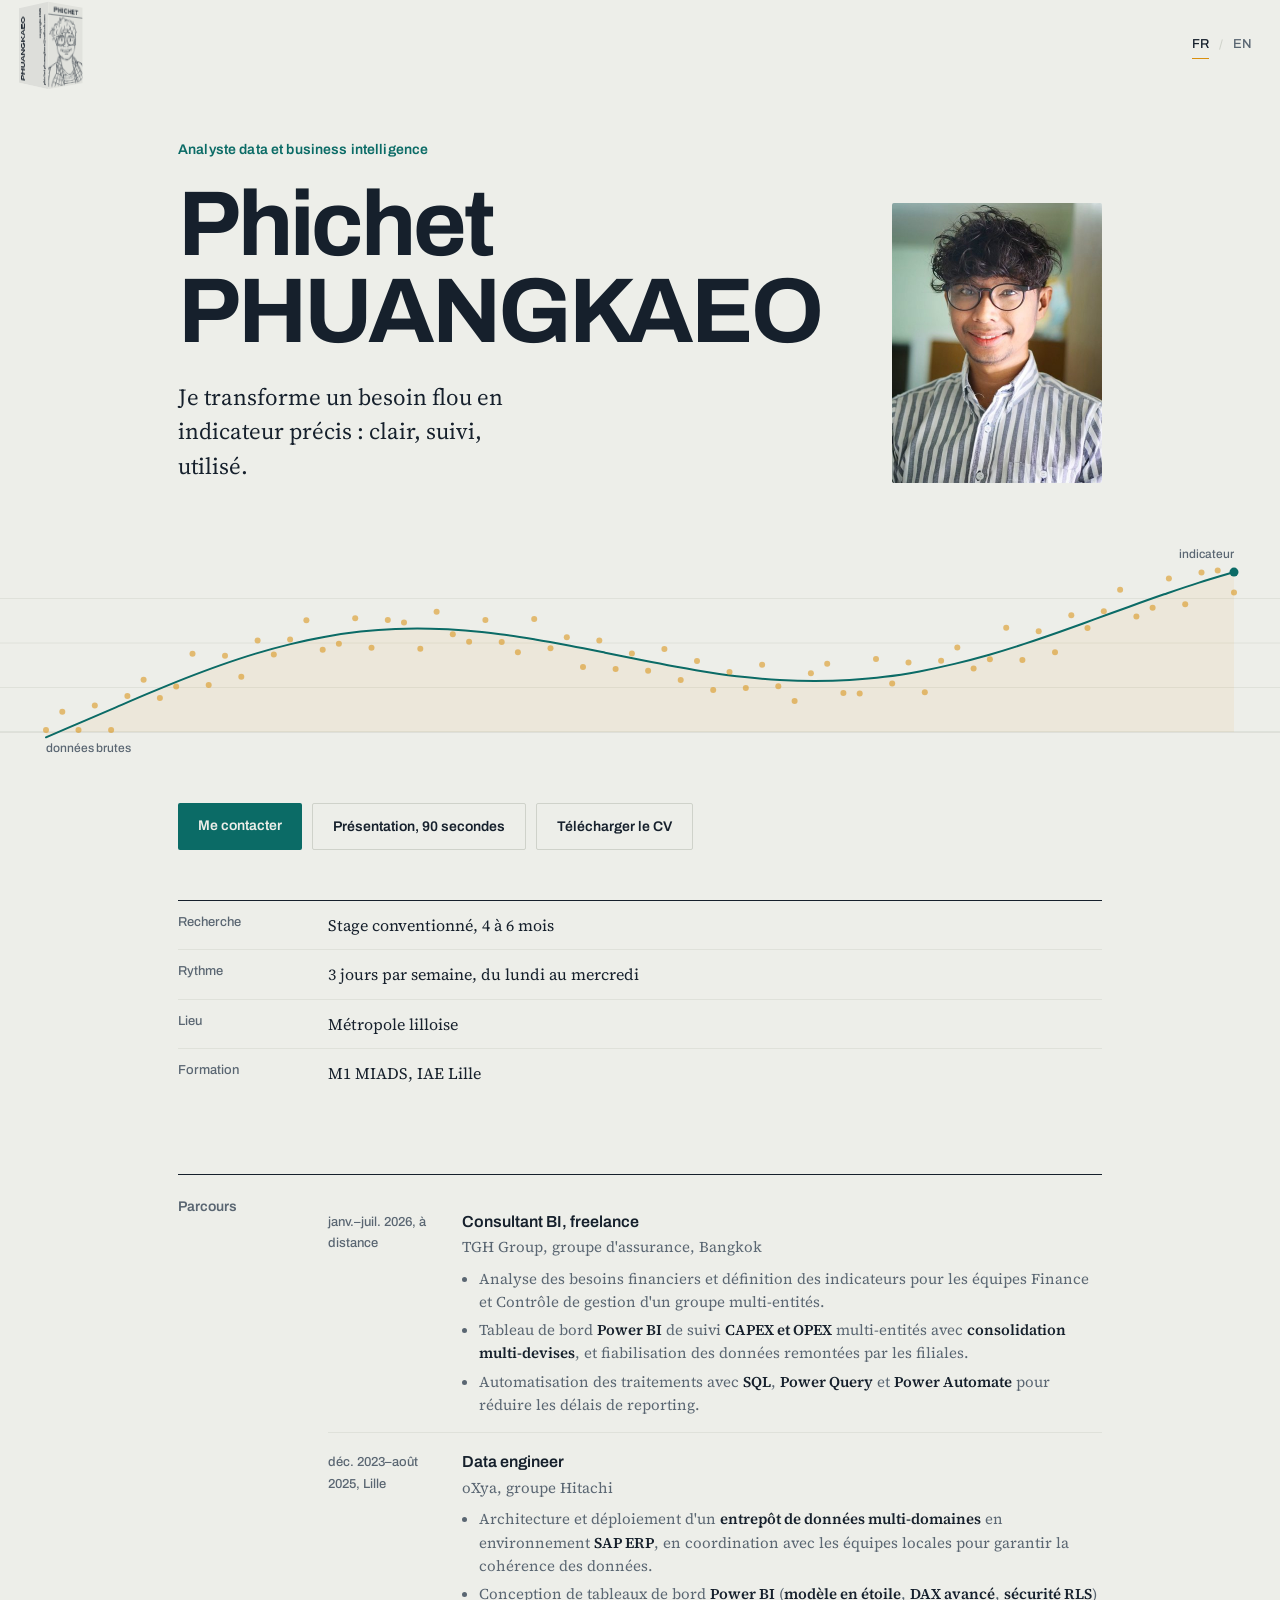
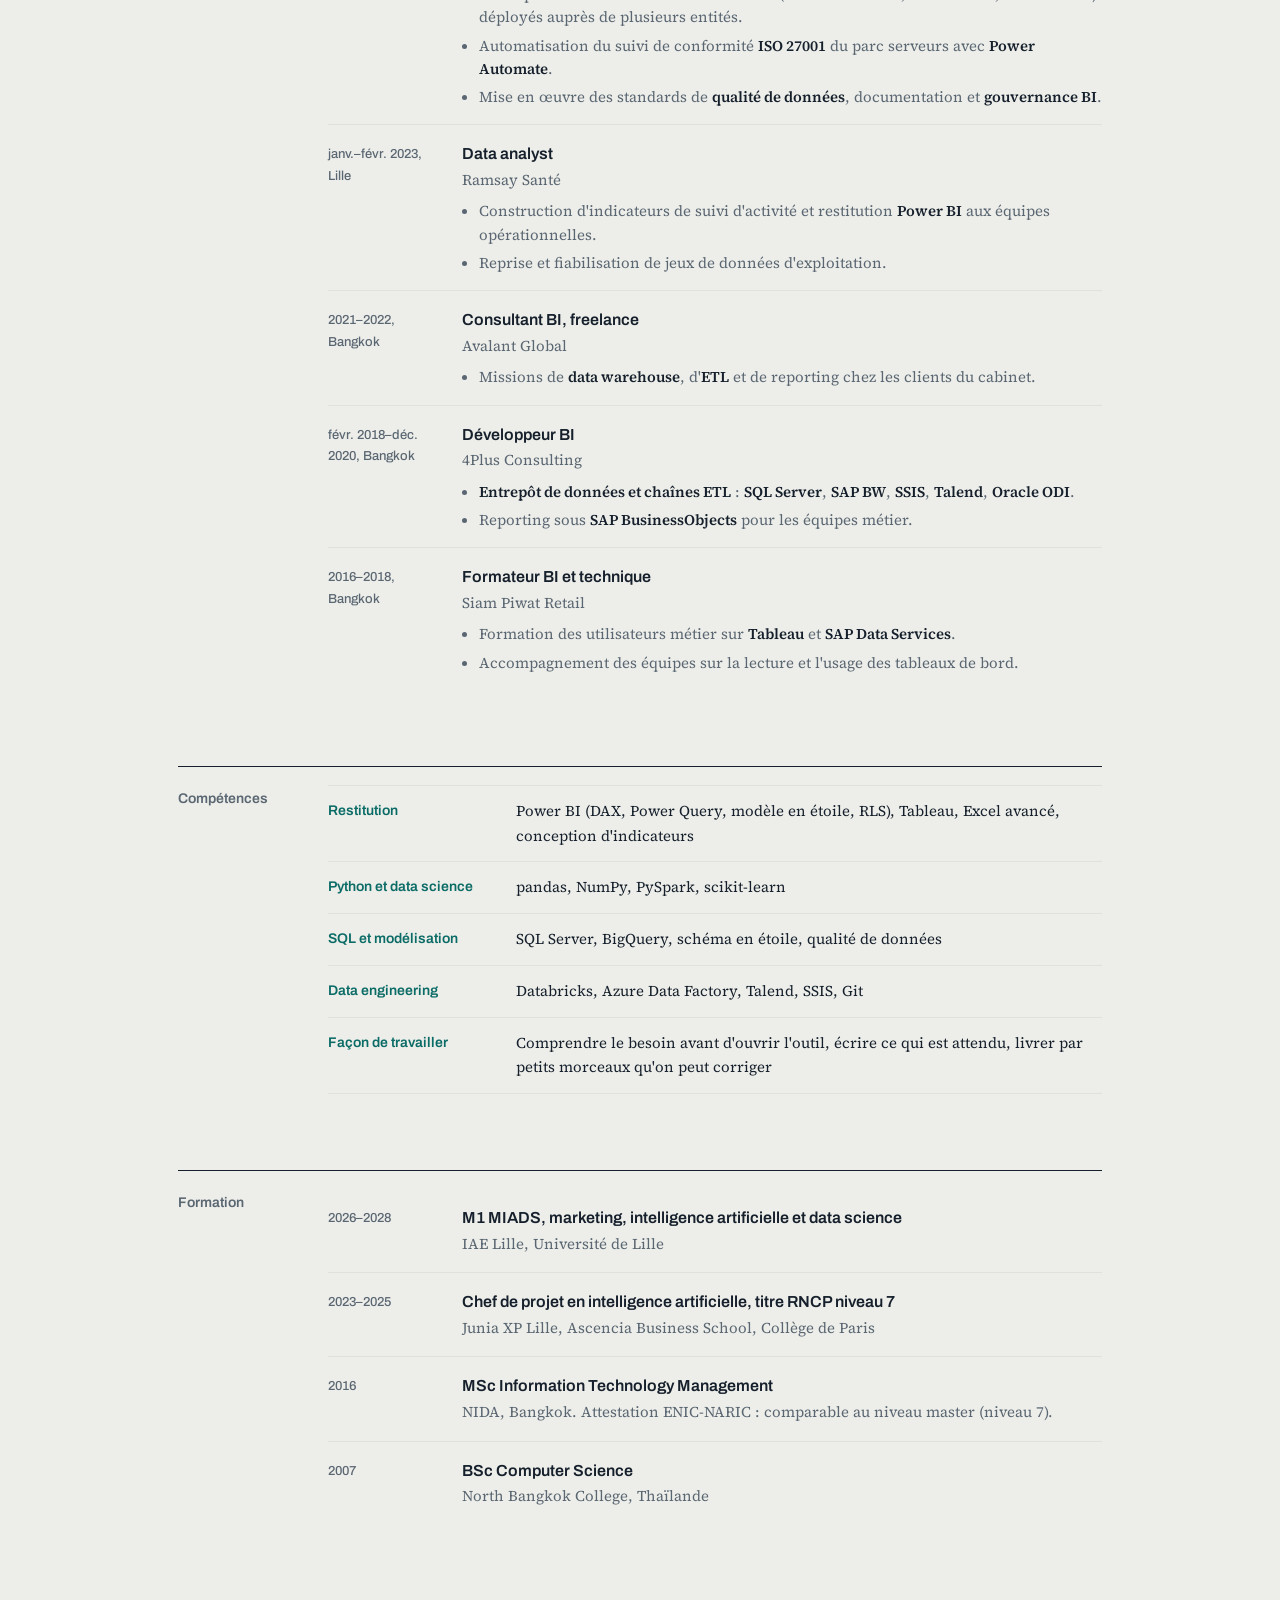
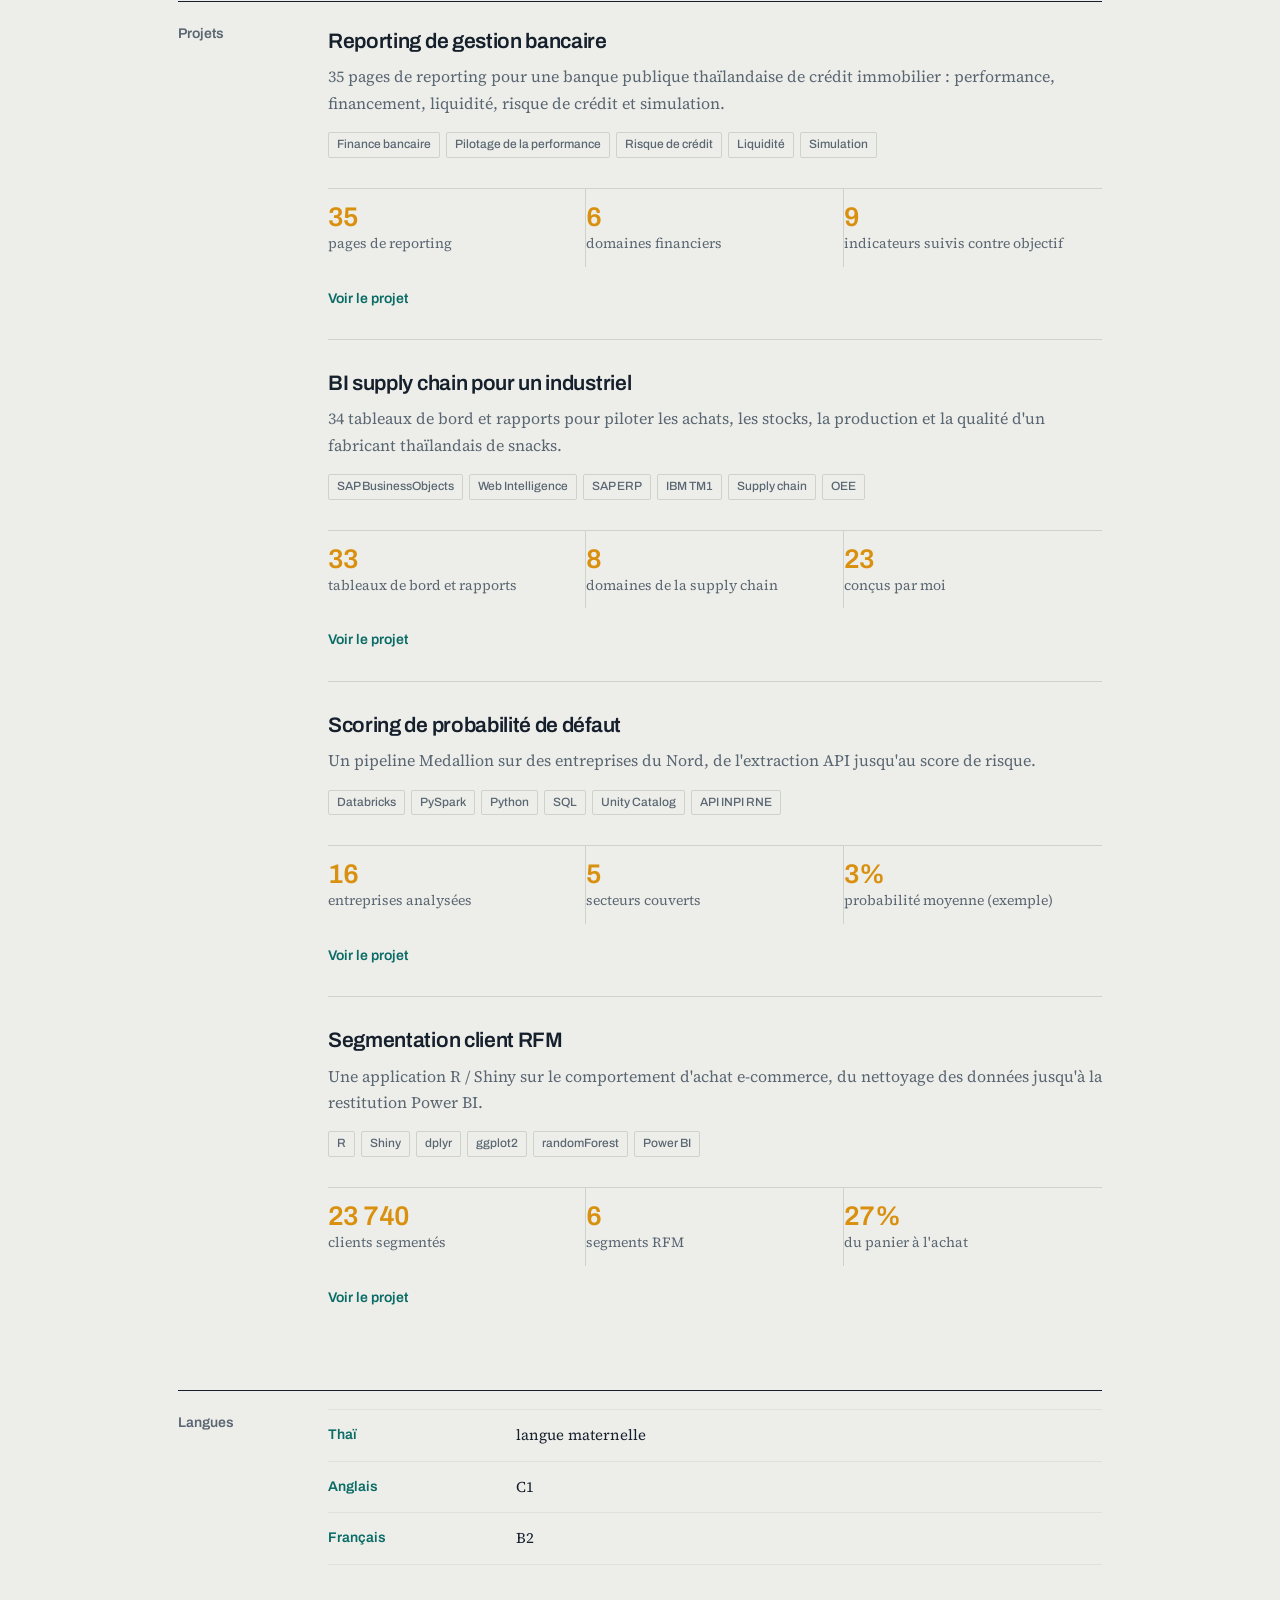
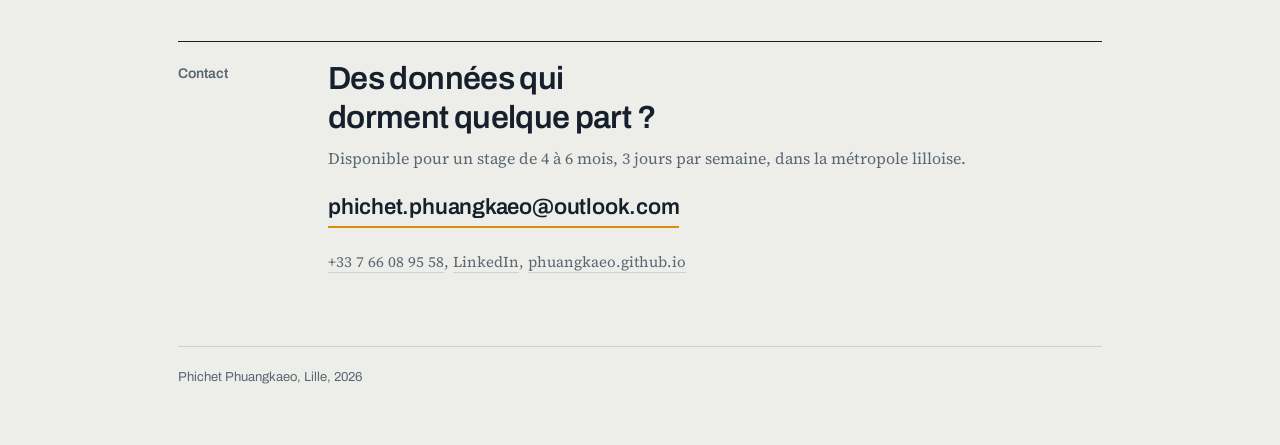
<file: index.html>
<!DOCTYPE html>
<html lang="fr">
<head>
<meta charset="utf-8">
<meta name="viewport" content="width=device-width, initial-scale=1">
<title>Phichet PHUANGKAEO — Stage Data / BI</title>
<meta name="description" content="Phichet PHUANGKAEO — étudiant M1 MIADS (IAE Lille), recherche un stage Data / Business Intelligence de 4 à 6 mois dans la métropole lilloise.">
<link rel="preconnect" href="https://fonts.googleapis.com">
<link rel="preconnect" href="https://fonts.gstatic.com" crossorigin>
<link href="https://fonts.googleapis.com/css2?family=Archivo:wght@400;500;600;700&family=Source+Serif+4:ital,opsz,wght@0,8..60,400;0,8..60,600;1,8..60,400&display=swap" rel="stylesheet">
<link rel="stylesheet" href="style.css">
<link rel="stylesheet" href="box-logo.css">
</head>
<body>

<div class="bar" id="bar">
  <div class="bar-left">
  <div class="huyml" data-huyml aria-hidden="true"></div>
  <div class="bar-id">
    <span>Phichet PHUANGKAEO</span>
  </div>
  </div>
  <div class="lang" role="group" aria-label="Langue">
    <button id="btn-fr" aria-pressed="true">FR</button><i>/</i><button id="btn-en" aria-pressed="false">EN</button>
  </div>
</div>

<div class="backdrop" aria-hidden="true"></div>

<div id="app">
<main class="wrap">

  <!-- HERO -->
  <div class="hero">
    <div class="hero-grid">
      <div>
        <p class="role lift" id="role" data-fr="Analyste data et business intelligence"
           data-en="Data and business intelligence analyst">Analyste data et business intelligence</p>
        <h1 class="split"><span class="w">Phichet</span><span class="l2"><span class="w">PHUANGKAEO</span></span></h1>
        <p class="lead lift" id="lead"
           data-fr="Je transforme un besoin flou en indicateur précis : clair, suivi, utilisé."
           data-en="I turn a vague need into a precise indicator: clear, tracked, actually used.">Je transforme un besoin flou en indicateur précis : clair, suivi, utilisé.</p>
      </div>
      <img class="portrait" id="portrait" src="photo.jpg" alt="Phichet Phuangkaeo">
    </div>

    <div class="trend" id="trend" aria-hidden="true">
      <svg focusable="false"></svg>
    </div>

    <div class="actions">
      <a class="btn btn-main" href="mailto:phichet.phuangkaeo@outlook.com"
         data-fr="Me contacter" data-en="Get in touch">Me contacter</a>
      <a class="btn btn-plain" href="presentation.html"
         data-fr="Présentation, 90 secondes" data-en="Presentation, 90 seconds">Présentation, 90 secondes</a>
      <a class="btn btn-plain" href="cv-phichet-phuangkaeo.pdf" download
         data-fr="Télécharger le CV" data-en="Download the CV">Télécharger le CV</a>
    </div>
  </div>

  <div class="facts">
      <dl>
        <dt data-fr="Recherche" data-en="Looking for">Recherche</dt>
        <dd data-fr="Stage conventionné, 4 à 6 mois" data-en="Internship agreement, 4 to 6 months">Stage conventionné, 4 à 6 mois</dd>
      </dl>
      <dl>
        <dt data-fr="Rythme" data-en="Pattern">Rythme</dt>
        <dd data-fr="3 jours par semaine, du lundi au mercredi" data-en="3 days a week, Monday to Wednesday">3 jours par semaine, du lundi au mercredi</dd>
      </dl>
      <dl>
        <dt data-fr="Lieu" data-en="Where">Lieu</dt>
        <dd data-fr="Métropole lilloise" data-en="Lille metropolitan area">Métropole lilloise</dd>
      </dl>
      <dl>
        <dt data-fr="Formation" data-en="Studying">Formation</dt>
        <dd data-fr="M1 MIADS, IAE Lille" data-en="M1 MIADS, IAE Lille">M1 MIADS, IAE Lille</dd>
      </dl>
  </div>

  <!-- EXPERIENCE -->
  <section id="parcours">
    <div class="s-name" data-fr="Parcours" data-en="Experience">Parcours</div>
    <div class="s-body">
      <div class="job">
        <div class="when" data-fr="janv.–juil. 2026, à distance" data-en="Jan–Jul 2026, remote">janv.–juil. 2026, à distance</div>
        <div>
          <div class="what" data-fr="Consultant BI, freelance" data-en="BI consultant, freelance">Consultant BI, freelance</div>
          <div class="where" data-fr="TGH Group, groupe d'assurance, Bangkok" data-en="TGH Group, insurance group, Bangkok">TGH Group, groupe d'assurance, Bangkok</div>
          <ul>
            <li data-fr="Analyse des besoins financiers et définition des indicateurs pour les équipes Finance et Contrôle de gestion d'un groupe multi-entités."
                data-en="Working out the finance requirements and defining the indicators for the finance and management-control teams of a multi-entity group.">Analyse des besoins financiers et définition des indicateurs pour les équipes Finance et Contrôle de gestion d'un groupe multi-entités.</li>
            <li data-fr="Tableau de bord <b>Power BI</b> de suivi <b>CAPEX et OPEX</b> multi-entités avec <b>consolidation multi-devises</b>, et fiabilisation des données remontées par les filiales."
                data-en="A multi-entity <b>CAPEX and OPEX</b> <b>Power BI</b> dashboard with <b>multi-currency consolidation</b>, plus checking the figures sent up by the subsidiaries.">Tableau de bord <b>Power BI</b> de suivi <b>CAPEX et OPEX</b> multi-entités avec <b>consolidation multi-devises</b>, et fiabilisation des données remontées par les filiales.</li>
            <li data-fr="Automatisation des traitements avec <b>SQL</b>, <b>Power Query</b> et <b>Power Automate</b> pour réduire les délais de reporting."
                data-en="Automating the processing with <b>SQL</b>, <b>Power Query</b> and <b>Power Automate</b> to shorten the reporting cycle.">Automatisation des traitements avec <b>SQL</b>, <b>Power Query</b> et <b>Power Automate</b> pour réduire les délais de reporting.</li>
          </ul>
        </div>
      </div>
      <div class="job">
        <div class="when" data-fr="déc. 2023–août 2025, Lille" data-en="Dec 2023–Aug 2025, Lille">déc. 2023–août 2025, Lille</div>
        <div>
          <div class="what">Data engineer</div>
          <div class="where" data-fr="oXya, groupe Hitachi" data-en="oXya, Hitachi group">oXya, groupe Hitachi</div>
          <ul>
            <li data-fr="Architecture et déploiement d'un <b>entrepôt de données multi-domaines</b> en environnement <b>SAP ERP</b>, en coordination avec les équipes locales pour garantir la cohérence des données."
                data-en="Designing and deploying a <b>multi-domain data warehouse</b> on <b>SAP ERP</b>, working with the local teams to keep the data consistent.">Architecture et déploiement d'un <b>entrepôt de données multi-domaines</b> en environnement <b>SAP ERP</b>, en coordination avec les équipes locales pour garantir la cohérence des données.</li>
            <li data-fr="Conception de tableaux de bord <b>Power BI</b> (<b>modèle en étoile</b>, <b>DAX avancé</b>, <b>sécurité RLS</b>) déployés auprès de plusieurs entités."
                data-en="<b>Power BI</b> dashboards (<b>star schema</b>, <b>advanced DAX</b>, <b>row-level security</b>) rolled out across several entities.">Conception de tableaux de bord <b>Power BI</b> (<b>modèle en étoile</b>, <b>DAX avancé</b>, <b>sécurité RLS</b>) déployés auprès de plusieurs entités.</li>
            <li data-fr="Automatisation du suivi de conformité <b>ISO 27001</b> du parc serveurs avec <b>Power Automate</b>."
                data-en="Automating <b>ISO 27001</b> compliance tracking across the server estate with <b>Power Automate</b>.">Automatisation du suivi de conformité <b>ISO 27001</b> du parc serveurs avec <b>Power Automate</b>.</li>
            <li data-fr="Mise en œuvre des standards de <b>qualité de données</b>, documentation et <b>gouvernance BI</b>."
                data-en="Putting <b>data quality</b> standards, documentation and <b>BI governance</b> in place.">Mise en œuvre des standards de <b>qualité de données</b>, documentation et <b>gouvernance BI</b>.</li>
          </ul>
        </div>
      </div>
      <div class="job">
        <div class="when" data-fr="janv.–févr. 2023, Lille" data-en="Jan–Feb 2023, Lille">janv.–févr. 2023, Lille</div>
        <div>
          <div class="what">Data analyst</div>
          <div class="where">Ramsay Santé</div>
          <ul>
            <li data-fr="Construction d'indicateurs de suivi d'activité et restitution <b>Power BI</b> aux équipes opérationnelles."
                data-en="Building activity-tracking indicators and <b>Power BI</b> reporting for the operational teams.">Construction d'indicateurs de suivi d'activité et restitution <b>Power BI</b> aux équipes opérationnelles.</li>
            <li data-fr="Reprise et fiabilisation de jeux de données d'exploitation."
                data-en="Taking over operational datasets and making them reliable.">Reprise et fiabilisation de jeux de données d'exploitation.</li>
          </ul>
        </div>
      </div>
      <div class="job">
        <div class="when" data-fr="2021–2022, Bangkok" data-en="2021–2022, Bangkok">2021–2022, Bangkok</div>
        <div>
          <div class="what" data-fr="Consultant BI, freelance" data-en="BI consultant, freelance">Consultant BI, freelance</div>
          <div class="where">Avalant Global</div>
          <ul>
            <li data-fr="Missions de <b>data warehouse</b>, d'<b>ETL</b> et de reporting chez les clients du cabinet."
                data-en="Data warehouse, <b>ETL</b> and reporting assignments for the firm's clients.">Missions de <b>data warehouse</b>, d'<b>ETL</b> et de reporting chez les clients du cabinet.</li>
          </ul>
        </div>
      </div>
      <div class="job">
        <div class="when" data-fr="févr. 2018–déc. 2020, Bangkok" data-en="Feb 2018–Dec 2020, Bangkok">févr. 2018–déc. 2020, Bangkok</div>
        <div>
          <div class="what" data-fr="Développeur BI" data-en="BI developer">Développeur BI</div>
          <div class="where">4Plus Consulting</div>
          <ul>
            <li data-fr="<b>Entrepôt de données et chaînes ETL</b> : <b>SQL Server</b>, <b>SAP BW</b>, <b>SSIS</b>, <b>Talend</b>, <b>Oracle ODI</b>."
                data-en="<b>Data warehouse and ETL chains</b>: <b>SQL Server</b>, <b>SAP BW</b>, <b>SSIS</b>, <b>Talend</b>, <b>Oracle ODI</b>."><b>Entrepôt de données et chaînes ETL</b> : <b>SQL Server</b>, <b>SAP BW</b>, <b>SSIS</b>, <b>Talend</b>, <b>Oracle ODI</b>.</li>
            <li data-fr="Reporting sous <b>SAP BusinessObjects</b> pour les équipes métier."
                data-en="Reporting in <b>SAP BusinessObjects</b> for the business teams.">Reporting sous <b>SAP BusinessObjects</b> pour les équipes métier.</li>
          </ul>
        </div>
      </div>
      <div class="job">
        <div class="when" data-fr="2016–2018, Bangkok" data-en="2016–2018, Bangkok">2016–2018, Bangkok</div>
        <div>
          <div class="what" data-fr="Formateur BI et technique" data-en="BI and technical trainer">Formateur BI et technique</div>
          <div class="where">Siam Piwat Retail</div>
          <ul>
            <li data-fr="Formation des utilisateurs métier sur <b>Tableau</b> et <b>SAP Data Services</b>."
                data-en="Training business users on <b>Tableau</b> and <b>SAP Data Services</b>.">Formation des utilisateurs métier sur <b>Tableau</b> et <b>SAP Data Services</b>.</li>
            <li data-fr="Accompagnement des équipes sur la lecture et l'usage des tableaux de bord."
                data-en="Supporting the teams on reading and using the dashboards.">Accompagnement des équipes sur la lecture et l'usage des tableaux de bord.</li>
          </ul>
        </div>
      </div>
    </div>
  </section>

  <!-- SKILLS -->
  <section id="competences">
    <div class="s-name" data-fr="Compétences" data-en="Skills">Compétences</div>
    <div class="s-body">
      <div class="pairs">
        <div class="pair"><b data-fr="Restitution" data-en="Reporting">Restitution</b>
          <span data-fr="Power BI (DAX, Power Query, modèle en étoile, RLS), Tableau, Excel avancé, conception d'indicateurs"
                data-en="Power BI (DAX, Power Query, star schema, row-level security), Tableau, advanced Excel, indicator design">Power BI (DAX, Power Query, modèle en étoile, RLS), Tableau, Excel avancé, conception d'indicateurs</span></div>
        <div class="pair"><b data-fr="Python et data science" data-en="Python and data science">Python et data science</b>
          <span>pandas, NumPy, PySpark, scikit-learn</span></div>
        <div class="pair"><b data-fr="SQL et modélisation" data-en="SQL and modelling">SQL et modélisation</b>
          <span data-fr="SQL Server, BigQuery, schéma en étoile, qualité de données"
                data-en="SQL Server, BigQuery, star schema, data quality">SQL Server, BigQuery, schéma en étoile, qualité de données</span></div>
        <div class="pair"><b data-fr="Data engineering" data-en="Data engineering">Data engineering</b>
          <span>Databricks, Azure Data Factory, Talend, SSIS, Git</span></div>
        <div class="pair"><b data-fr="Façon de travailler" data-en="How I work">Façon de travailler</b>
          <span data-fr="Comprendre le besoin avant d'ouvrir l'outil, écrire ce qui est attendu, livrer par petits morceaux qu'on peut corriger"
                data-en="Understand the need before opening the tool, write down what is expected, deliver in small pieces that can be corrected">Comprendre le besoin avant d'ouvrir l'outil, écrire ce qui est attendu, livrer par petits morceaux qu'on peut corriger</span></div>
      </div>
    </div>
  </section>

  <!-- EDUCATION -->
  <section id="formation">
    <div class="s-name" data-fr="Formation" data-en="Education">Formation</div>
    <div class="s-body">
      <div class="job">
        <div class="when">2026–2028</div>
        <div>
          <div class="what" data-fr="M1 MIADS, marketing, intelligence artificielle et data science"
               data-en="M1 MIADS, marketing, artificial intelligence and data science">M1 MIADS, marketing, intelligence artificielle et data science</div>
          <div class="where" data-fr="IAE Lille, Université de Lille" data-en="IAE Lille, University of Lille">IAE Lille, Université de Lille</div>
        </div>
      </div>
      <div class="job">
        <div class="when">2023–2025</div>
        <div>
          <div class="what" data-fr="Chef de projet en intelligence artificielle, titre RNCP niveau 7"
               data-en="AI project manager, RNCP level 7 title (master's level)">Chef de projet en intelligence artificielle, titre RNCP niveau 7</div>
          <div class="where">Junia XP Lille, Ascencia Business School, Collège de Paris</div>
        </div>
      </div>
      <div class="job">
        <div class="when">2016</div>
        <div>
          <div class="what">MSc Information Technology Management</div>
          <div class="where" data-fr="NIDA, Bangkok. Attestation ENIC-NARIC : comparable au niveau master (niveau 7)."
               data-en="NIDA, Bangkok. ENIC-NARIC statement: comparable to a French master's degree (level 7).">NIDA, Bangkok. Attestation ENIC-NARIC : comparable au niveau master (niveau 7).</div>
        </div>
      </div>
      <div class="job">
        <div class="when">2007</div>
        <div>
          <div class="what">BSc Computer Science</div>
          <div class="where" data-fr="North Bangkok College, Thaïlande" data-en="North Bangkok College, Thailand">North Bangkok College, Thaïlande</div>
        </div>
      </div>
    </div>
  </section>

  <!-- PROJECTS -->
  <section id="projets">
    <div class="s-name" data-fr="Projets" data-en="Projects">Projets</div>
    <div class="s-body">

      <a class="psum" href="projet-reporting-bancaire.html">
        <h3 data-fr="Reporting de gestion bancaire" data-en="Bank management reporting">Reporting de gestion bancaire</h3>
        <p class="sub"
           data-fr="35 pages de reporting pour une banque publique thaïlandaise de crédit immobilier : performance, financement, liquidité, risque de crédit et simulation."
           data-en="35 report pages for a Thai state-owned housing bank: performance, funding, liquidity, credit risk and scenario modelling.">35 pages de reporting pour une banque publique thaïlandaise de crédit immobilier : performance, financement, liquidité, risque de crédit et simulation.</p>
        <div class="tags">
          <span class="tag" data-fr="Finance bancaire" data-en="Bank finance">Finance bancaire</span>
          <span class="tag" data-fr="Pilotage de la performance" data-en="Performance management">Pilotage de la performance</span>
          <span class="tag" data-fr="Risque de crédit" data-en="Credit risk">Risque de crédit</span>
          <span class="tag" data-fr="Liquidité" data-en="Liquidity">Liquidité</span>
          <span class="tag" data-fr="Simulation" data-en="Scenario modelling">Simulation</span>
        </div>
        <div class="nums countup">
          <div class="num"><div class="n" data-count="35">0</div>
            <div class="c" data-fr="pages de reporting" data-en="report pages">pages de reporting</div></div>
          <div class="num"><div class="n" data-count="6">0</div>
            <div class="c" data-fr="domaines financiers" data-en="finance domains">domaines financiers</div></div>
          <div class="num"><div class="n" data-count="9">0</div>
            <div class="c" data-fr="indicateurs suivis contre objectif" data-en="KPIs tracked against target">indicateurs suivis contre objectif</div></div>
        </div>
        <p class="more" data-fr="Voir le projet" data-en="See the project">Voir le projet</p>
      </a>

      <a class="psum" href="projet-bi-supply-chain.html">
        <h3 data-fr="BI supply chain pour un industriel" data-en="Supply-chain BI for a manufacturer">BI supply chain pour un industriel</h3>
        <p class="sub"
           data-fr="34 tableaux de bord et rapports pour piloter les achats, les stocks, la production et la qualité d'un fabricant thaïlandais de snacks."
           data-en="34 dashboards and reports to steer purchasing, inventory, production and quality at a Thai snack-food manufacturer.">34 tableaux de bord et rapports pour piloter les achats, les stocks, la production et la qualité d'un fabricant thaïlandais de snacks.</p>
        <div class="tags">
          <span class="tag">SAP BusinessObjects</span><span class="tag">Web Intelligence</span><span class="tag">SAP ERP</span>
          <span class="tag">IBM TM1</span><span class="tag">Supply chain</span><span class="tag">OEE</span>
        </div>
        <div class="nums countup">
          <div class="num"><div class="n" data-count="34">0</div>
            <div class="c" data-fr="tableaux de bord et rapports" data-en="dashboards and reports">tableaux de bord et rapports</div></div>
          <div class="num"><div class="n" data-count="8">0</div>
            <div class="c" data-fr="domaines de la supply chain" data-en="supply-chain areas">domaines de la supply chain</div></div>
          <div class="num"><div class="n" data-count="24">0</div>
            <div class="c" data-fr="conçus par moi" data-en="designed by me">conçus par moi</div></div>
        </div>
        <p class="more" data-fr="Voir le projet" data-en="See the project">Voir le projet</p>
      </a>

      <a class="psum" href="projet-scoring-pd.html">
        <h3 data-fr="Scoring de probabilité de défaut" data-en="Probability-of-default scoring">Scoring de probabilité de défaut</h3>
        <p class="sub"
           data-fr="Un pipeline Medallion sur des entreprises du Nord, de l'extraction API jusqu'au score de risque."
           data-en="A Medallion pipeline on companies in the Nord region, from API extraction to a risk score.">Un pipeline Medallion sur des entreprises du Nord, de l'extraction API jusqu'au score de risque.</p>
        <div class="tags">
          <span class="tag">Databricks</span><span class="tag">PySpark</span><span class="tag">Python</span>
          <span class="tag">SQL</span><span class="tag">Unity Catalog</span><span class="tag">API INPI RNE</span>
        </div>
        <div class="nums countup">
          <div class="num"><div class="n" data-count="16">0</div>
            <div class="c" data-fr="entreprises analysées" data-en="companies analysed">entreprises analysées</div></div>
          <div class="num"><div class="n" data-count="5">0</div>
            <div class="c" data-fr="secteurs couverts" data-en="sectors covered">secteurs couverts</div></div>
          <div class="num"><div class="n" data-count="3" data-suffix="%">0</div>
            <div class="c" data-fr="probabilité moyenne (exemple)" data-en="average probability (sample)">probabilité moyenne (exemple)</div></div>
        </div>
        <p class="more" data-fr="Voir le projet" data-en="See the project">Voir le projet</p>
      </a>

      <a class="psum" href="projet-rfm.html">
        <h3 data-fr="Segmentation client RFM" data-en="RFM customer segmentation">Segmentation client RFM</h3>
        <p class="sub"
           data-fr="Une application R / Shiny sur le comportement d'achat e-commerce, du nettoyage des données jusqu'à la restitution Power BI."
           data-en="An R / Shiny application on e-commerce purchase behaviour, from data cleansing to Power BI reporting.">Une application R / Shiny sur le comportement d'achat e-commerce, du nettoyage des données jusqu'à la restitution Power BI.</p>
        <div class="tags">
          <span class="tag">R</span><span class="tag">Shiny</span><span class="tag">dplyr</span>
          <span class="tag">ggplot2</span><span class="tag">randomForest</span><span class="tag">Power BI</span>
        </div>
        <div class="nums countup">
          <div class="num"><div class="n" data-count="24399">0</div>
            <div class="c" data-fr="clients segmentés" data-en="customers segmented">clients segmentés</div></div>
          <div class="num"><div class="n" data-count="6">0</div>
            <div class="c" data-fr="segments RFM" data-en="RFM segments">segments RFM</div></div>
          <div class="num"><div class="n" data-count="28" data-suffix="%">0</div>
            <div class="c" data-fr="du panier à l'achat" data-en="cart to purchase">du panier à l'achat</div></div>
        </div>
        <p class="more" data-fr="Voir le projet" data-en="See the project">Voir le projet</p>
      </a>

    </div>
  </section>

  <!-- LANGUAGES -->
  <section id="langues">
    <div class="s-name" data-fr="Langues" data-en="Languages">Langues</div>
    <div class="s-body">
      <div class="pairs">
        <div class="pair"><b data-fr="Thaï" data-en="Thai">Thaï</b>
          <span data-fr="langue maternelle" data-en="native">langue maternelle</span></div>
        <div class="pair"><b data-fr="Anglais" data-en="English">Anglais</b><span>C1</span></div>
        <div class="pair"><b data-fr="Français" data-en="French">Français</b><span>B2</span></div>
      </div>
    </div>
  </section>

  <!-- CONTACT -->
  <section id="contact">
    <div class="s-name" data-fr="Contact" data-en="Contact">Contact</div>
    <div class="s-body">
      <p class="call" data-fr="Des données qui dorment quelque part ?"
         data-en="Data sitting somewhere unused?">Des données qui dorment quelque part ?</p>
      <p class="sub" data-fr="Disponible pour un stage de 4 à 6 mois, 3 jours par semaine, dans la métropole lilloise."
         data-en="Available for a 4 to 6 month internship, 3 days a week, in the Lille metropolitan area.">Disponible pour un stage de 4 à 6 mois, 3 jours par semaine, dans la métropole lilloise.</p>
      <a class="mail" href="mailto:phichet.phuangkaeo@outlook.com">phichet.phuangkaeo@outlook.com</a>
      <p class="reach">
        <a href="tel:+33766089558">+33 7 66 08 95 58</a>,
        <a href="https://www.linkedin.com/in/phichet-p" target="_blank" rel="noopener">LinkedIn</a>,
        <a href="https://phuangkaeo.github.io" target="_blank" rel="noopener">phuangkaeo.github.io</a>
      </p>
    </div>
  </section>

  <footer>Phichet Phuangkaeo, Lille, 2026</footer>
</main>
</div>

<script src="script.js" defer></script>
<script src="box-logo.js" defer></script>
</body>
</html>
</file>
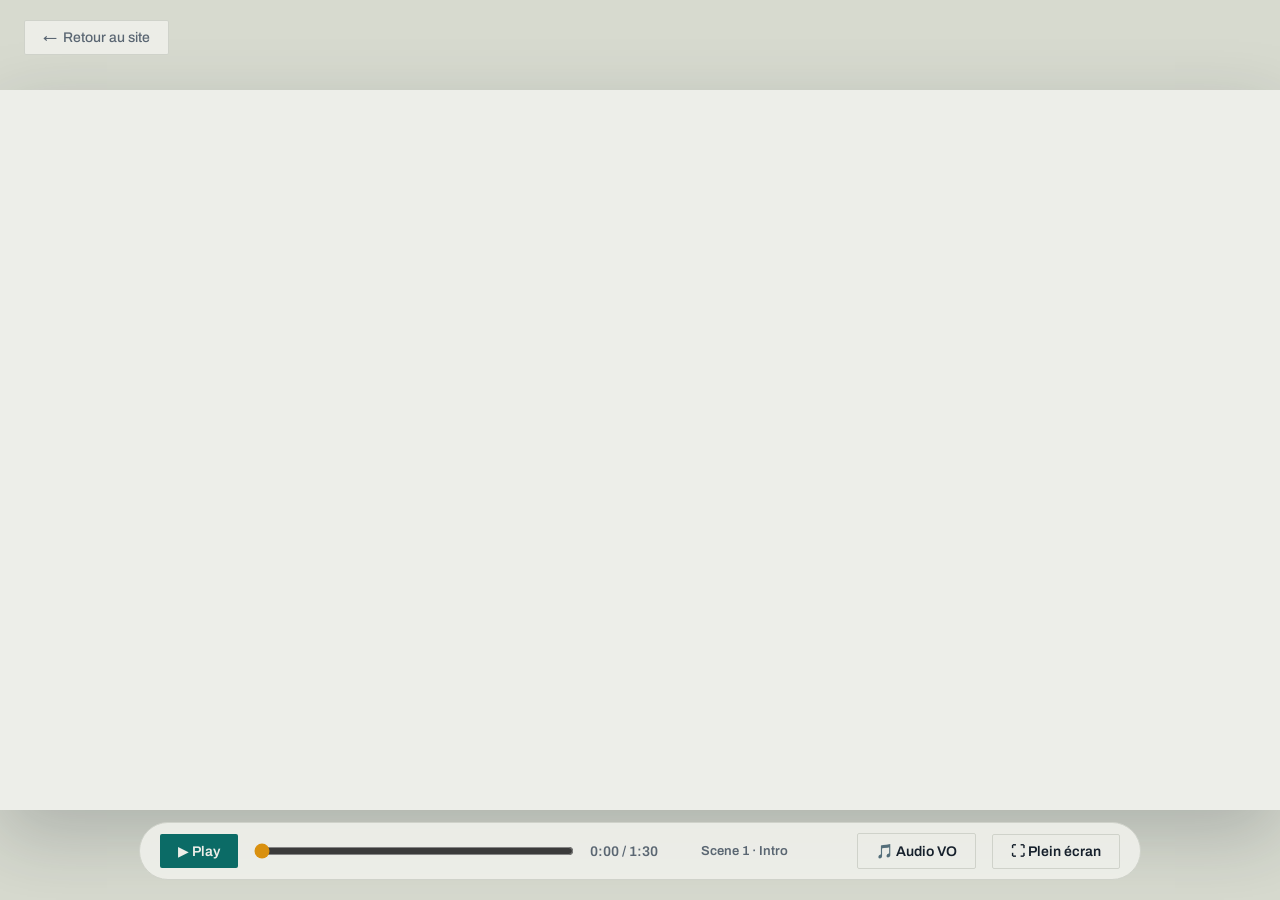
<file: presentation.html>
<!DOCTYPE html>
<html lang="fr">
<head>
  <meta charset="UTF-8" />
  <meta name="viewport" content="width=device-width, initial-scale=1.0" />
  <title>Présentation — Phichet Phuangkaeo</title>
  <meta name="description" content="Présentation de Phichet Phuangkaeo en 90 secondes : recherche de stage, expérience, projet et méthode.">
  <link rel="preconnect" href="https://fonts.googleapis.com">
  <link rel="preconnect" href="https://fonts.gstatic.com" crossorigin>
  <link href="https://fonts.googleapis.com/css2?family=Archivo:wght@400;500;600;700;800;900&family=Source+Serif+4:ital,opsz,wght@1,8..60,600&display=swap" rel="stylesheet">
  <style>
    :root {
      --bg: #EDEEE9;
      --card: #E4E6DF;
      --border: #CFD2CA;
      --text: #16202C;
      --muted: #5A6672;
      --saffron: #D9900F;   /* amber, as on the site */
      --green: #0B6B66;     /* teal, low risk */
      --red: #A8341C;
    }

    * { box-sizing: border-box; margin: 0; padding: 0; }

    body {
      background: #D7DACF;
      color: var(--text);
      font-family: 'Archivo', system-ui, -apple-system, sans-serif;
      height: 100vh;
      display: flex;
      flex-direction: column;
      align-items: center;
      justify-content: center;
      overflow: hidden;
      user-select: none;
    }

    /* 16:9 Stage Container */
    #viewport {
      width: 100vw;
      height: 56.25vw;
      max-height: 100vh;
      max-width: 177.78vh;
      background: var(--bg);
      position: relative;
      overflow: hidden;
      box-shadow: 0 25px 70px rgba(22,32,44,0.22);
    }

    /* Fixed 1920x1080 internal coordinate system scaled dynamically */
    #stage {
      width: 1920px;
      height: 1080px;
      position: absolute;
      top: 0;
      left: 0;
      transform-origin: top left;
    }

    .scene {
      position: absolute;
      inset: 0;
      display: none;
      padding: 0 180px;
    }
    .scene.active { display: flex; }

    /* Controls Bar (auto-hides when playing in fullscreen) */
    #controls {
      position: fixed;
      bottom: 20px;
      background: rgba(237, 238, 233, 0.94);
      backdrop-filter: blur(10px);
      border: 1px solid var(--border);
      padding: 10px 20px;
      border-radius: 999px;
      display: flex;
      align-items: center;
      gap: 16px;
      z-index: 100;
      transition: opacity 0.3s ease;
    }
    body.hide-ui #controls { opacity: 0; pointer-events: none; }

    button, .file-btn {
      background: #0B6B66;
      color: #EDEEE9;
      border: none;
      font-weight: 600;
      font-size: 14px;
      padding: 9px 18px;
      border-radius: 2px;
      cursor: pointer;
      font-family: inherit;
    }
    .secondary-btn {
      background: transparent;
      color: var(--text);
      border: 1px solid var(--border);
    }
    .secondary-btn:hover { border-color: var(--text); }
    #scrubber {
      width: 320px;
      accent-color: var(--saffron);
      cursor: pointer;
    }
    #time-display {
      font-variant-numeric: tabular-nums;
      font-size: 14px;
      font-weight: 600;
      color: var(--muted);
      min-width: 95px;
    }
    #back {
      position: fixed;
      top: 20px;
      left: 24px;
      z-index: 100;
      color: var(--muted);
      text-decoration: none;
      font-size: 14px;
      font-weight: 500;
      background: rgba(237, 238, 233, 0.94);
      border: 1px solid var(--border);
      padding: 9px 18px;
      border-radius: 2px;
      backdrop-filter: blur(10px);
      transition: color 0.2s ease, border-color 0.2s ease, opacity 0.3s ease;
    }
    #back:hover { color: var(--text); border-color: var(--text); }
    body.hide-ui #back { opacity: 0; pointer-events: none; }

    /* the slides borrow the site's flat, ruled look */
    #s2-f0, #s2-f1, #s2-f2, #s2-f3, #s2-pill,
    .day-box, #s3-card, #s4-b0, #s4-b1, #s4-b2, #s4-b3,
    #s5-r1-0, #s5-r1-1, #s5-r1-2, #s5-r2-0, #s5-r2-1, #s5-r2-2,
    #s6-tile, #s7-r0, #s7-r1, #s7-r2, #s8-url { border-radius: 3px !important; }
    #s3-card, #s6-tile { box-shadow: none !important; }
    #s1-underline { border-radius: 0 !important; }
    #s6-quote { font-family: 'Source Serif 4', Georgia, serif; font-weight: 600; }
    #s4-marker { box-shadow: 0 4px 16px rgba(22,32,44,0.25) !important; }
    /* ink on amber reads; paper on amber does not */
    .day-box span, #s4-b2 { color: #16202C !important; }

    #scene-label {
      font-size: 13px;
      color: var(--muted);
      font-weight: 600;
      min-width: 140px;
    }
  </style>
</head>
<body>

  <a id="back" href="index.html">&#8592;&nbsp;&nbsp;Retour au site</a>

  <div id="viewport">
    <div id="stage">

      <!-- SCENE 1: 0:00 - 0:05 · Intro -->
      <div id="scene-1" class="scene" style="flex-direction: column; justify-content: center; padding-left: 220px;">
        <div style="overflow: hidden;">
          <div id="s1-line1" style="font-size: 128px; font-weight: 800; letter-spacing: -3px; line-height: 1.05;">PHICHET</div>
        </div>
        <div style="overflow: hidden; margin-top: 4px;">
          <div id="s1-line2" style="font-size: 128px; font-weight: 800; letter-spacing: -3px; line-height: 1.05;">PHUANGKAEO</div>
        </div>
        <div id="s1-underline" style="height: 10px; background: var(--saffron); border-radius: 5px; margin: 28px 0;"></div>
        <div id="s1-sub" style="font-size: 52px; font-weight: 500; color: var(--muted);">Analyste Data & BI</div>
      </div>

      <!-- SCENE 2: 0:05 - 0:19 · What I'm looking for -->
      <div id="scene-2" class="scene" style="flex-direction: column; justify-content: center;">
        <div style="display: flex; flex-wrap: wrap; gap: 24px; margin-bottom: 64px;">
          <div id="s2-f0" style="background: var(--card); border: 2px solid var(--saffron); color: var(--saffron); padding: 20px 36px; border-radius: 16px; font-size: 40px; font-weight: 700;">Stage conventionné</div>
          <div id="s2-f1" style="background: var(--card); border: 2px solid var(--border); padding: 20px 36px; border-radius: 16px; font-size: 40px; font-weight: 700;">4–6 mois</div>
          <div id="s2-f2" style="background: var(--card); border: 2px solid var(--border); padding: 20px 36px; border-radius: 16px; font-size: 40px; font-weight: 700;">Dès décembre</div>
          <div id="s2-f3" style="background: var(--card); border: 2px solid var(--border); padding: 20px 36px; border-radius: 16px; font-size: 40px; font-weight: 700;">Métropole lilloise</div>
        </div>
        <div id="s2-week" style="display: flex; gap: 24px;">
          <div class="day-box" id="s2-d0" style="width:190px;height:170px;border-radius:20px;background:var(--saffron);display:flex;flex-direction:column;align-items:center;justify-content:center;">
            <span style="font-size:56px;font-weight:800;color:var(--bg);">L</span>
            <span style="font-size:24px;font-weight:600;margin-top:8px;color:var(--bg);">Entreprise</span>
          </div>
          <div class="day-box" id="s2-d1" style="width:190px;height:170px;border-radius:20px;background:var(--saffron);display:flex;flex-direction:column;align-items:center;justify-content:center;">
            <span style="font-size:56px;font-weight:800;color:var(--bg);">M</span>
            <span style="font-size:24px;font-weight:600;margin-top:8px;color:var(--bg);">Entreprise</span>
          </div>
          <div class="day-box" id="s2-d2" style="width:190px;height:170px;border-radius:20px;background:var(--saffron);display:flex;flex-direction:column;align-items:center;justify-content:center;">
            <span style="font-size:56px;font-weight:800;color:var(--bg);">M</span>
            <span style="font-size:24px;font-weight:600;margin-top:8px;color:var(--bg);">Entreprise</span>
          </div>
          <div class="day-box" id="s2-d3" style="width:190px;height:170px;border-radius:20px;border:3px solid var(--muted);display:flex;flex-direction:column;align-items:center;justify-content:center;">
            <span style="font-size:56px;font-weight:800;color:var(--text);">J</span>
            <span style="font-size:24px;font-weight:600;margin-top:8px;color:var(--muted);">Cours</span>
          </div>
          <div class="day-box" id="s2-d4" style="width:190px;height:170px;border-radius:20px;border:3px solid var(--muted);display:flex;flex-direction:column;align-items:center;justify-content:center;">
            <span style="font-size:56px;font-weight:800;color:var(--text);">V</span>
            <span style="font-size:24px;font-weight:600;margin-top:8px;color:var(--muted);">Cours</span>
          </div>
        </div>
        <div id="s2-pill" style="margin-top:56px;align-self:flex-start;background:rgba(245,158,11,0.15);border:2px solid var(--saffron);color:var(--saffron);padding:16px 40px;border-radius:999px;font-size:36px;font-weight:700;">
          ✦ Ouvert à l'alternance
        </div>
      </div>

      <!-- SCENE 3: 0:19 - 0:36 · Experience -->
      <div id="scene-3" class="scene" style="align-items: center; justify-content: space-between; padding: 0 160px;">
        <div style="display: flex; flex-direction: column;">
          <div id="s3-5ans" style="font-size: 190px; font-weight: 900; color: var(--saffron); line-height: 1; letter-spacing: -5px; transform-origin: left center;">5 ans</div>
          <div style="display: flex; align-items: center; gap: 24px; margin-top: 36px; font-size: 44px; font-weight: 700;">
            <span>Thaïlande</span>
            <div style="width: 180px; height: 6px; background: var(--border); border-radius: 3px; overflow: hidden;">
              <div id="s3-line" style="height: 100%; background: var(--saffron);"></div>
            </div>
            <span id="s3-france">France</span>
          </div>
        </div>
        <div id="s3-card" style="width: 820px; background: var(--card); border: 2px solid var(--border); border-radius: 24px; padding: 48px;">
          <div style="font-size: 44px; font-weight: 800;">oXya <span style="color: var(--muted); font-weight: 500;">· Lille · ≈ 2 ans</span></div>
          <div style="font-size: 32px; font-weight: 600; color: var(--saffron); margin: 8px 0 40px;">Data engineer</div>
          <div id="s3-sap" style="display: flex; align-items: center; gap: 24px; margin-bottom: 32px;">
            <svg width="48" height="48" viewBox="0 0 24 24" fill="none" stroke="#D9900F" stroke-width="2.2">
              <ellipse cx="12" cy="5" rx="9" ry="3" />
              <path d="M21 12c0 1.66-4 3-9 3s-9-1.34-9-3" />
              <path d="M3 5v14c0 1.66 4 3 9 3s9-1.34 9-3V5" />
            </svg>
            <span style="font-size: 36px; font-weight: 600;">Entrepôt de données · SAP</span>
          </div>
          <div id="s3-pbi" style="display: flex; align-items: center; gap: 24px;">
            <svg width="48" height="48" viewBox="0 0 24 24" fill="none">
              <rect id="s3-b1" x="3" y="12" width="4" height="8" rx="1" fill="#D9900F" />
              <rect id="s3-b2" x="10" y="7" width="4" height="13" rx="1" fill="#D9900F" />
              <rect id="s3-b3" x="17" y="2" width="4" height="18" rx="1" fill="#D9900F" />
            </svg>
            <span style="font-size: 36px; font-weight: 600;">Power BI · plusieurs entités</span>
          </div>
        </div>
      </div>

      <!-- SCENE 4: 0:36 - 0:47 · Current project -->
      <div id="scene-4" class="scene" style="flex-direction: column; justify-content: center; padding: 0 140px;">
        <div id="s4-title" style="font-size: 64px; font-weight: 800; margin-bottom: 64px;">Probabilité de défaut</div>
        <div style="display: flex; align-items: center; justify-content: space-between;">
          <div id="s4-b0" style="padding: 32px 44px; border-radius: 20px; background: var(--card); border: 3px solid var(--border); font-size: 40px; font-weight: 800;">API INPI</div>
          <div style="width: 90px;"><div id="s4-a0" style="height: 6px; background: var(--saffron); border-radius: 3px;"></div></div>
          <div id="s4-b1" style="padding: 32px 44px; border-radius: 20px; background: var(--card); border: 3px solid var(--border); font-size: 40px; font-weight: 800;">Databricks</div>
          <div style="width: 90px;"><div id="s4-a1" style="height: 6px; background: var(--saffron); border-radius: 3px;"></div></div>
          <div id="s4-b2" style="padding: 32px 44px; border-radius: 20px; background: var(--saffron); border: 3px solid var(--saffron); color: var(--bg); font-size: 40px; font-weight: 800;">Modèle PD</div>
          <div style="width: 90px;"><div id="s4-a2" style="height: 6px; background: var(--saffron); border-radius: 3px;"></div></div>
          <div id="s4-b3" style="padding: 32px 44px; border-radius: 20px; background: var(--card); border: 3px solid var(--border); font-size: 40px; font-weight: 800;">Métier</div>
        </div>
        <div id="s4-bar" style="margin-top: 90px;">
          <div style="height: 24px; width: 100%; border-radius: 12px; background: linear-gradient(90deg, var(--green) 0%, var(--saffron) 50%, var(--red) 100%); position: relative;">
            <div id="s4-marker" style="position: absolute; top: -14px; width: 52px; height: 52px; border-radius: 50%; background: var(--text); border: 6px solid var(--bg); box-shadow: 0 4px 20px rgba(0,0,0,0.6); transform: translateX(-50%);"></div>
          </div>
        </div>
      </div>

      <!-- SCENE 5: 0:47 - 1:00 · What I bring -->
      <div id="scene-5" class="scene" style="flex-direction: column; justify-content: center;">
        <div id="s5-title" style="font-size: 72px; font-weight: 800; margin-bottom: 56px;">Pas seulement l'outil.</div>
        <div style="display: flex; gap: 28px; margin-bottom: 32px;">
          <div id="s5-r1-0" style="padding: 22px 48px; border-radius: 999px; background: var(--card); border: 2px solid var(--saffron); color: var(--saffron); font-size: 42px; font-weight: 700;">Thaï</div>
          <div id="s5-r1-1" style="padding: 22px 48px; border-radius: 999px; background: var(--card); border: 2px solid var(--saffron); color: var(--saffron); font-size: 42px; font-weight: 700;">English</div>
          <div id="s5-r1-2" style="padding: 22px 48px; border-radius: 999px; background: var(--card); border: 2px solid var(--saffron); color: var(--saffron); font-size: 42px; font-weight: 700;">Français</div>
        </div>
        <div style="display: flex; gap: 28px;">
          <div id="s5-r2-0" style="padding: 22px 48px; border-radius: 999px; background: var(--card); border: 2px solid var(--border); font-size: 42px; font-weight: 700;">Thaïlande</div>
          <div id="s5-r2-1" style="padding: 22px 48px; border-radius: 999px; background: var(--card); border: 2px solid var(--border); font-size: 42px; font-weight: 700;">Japon</div>
          <div id="s5-r2-2" style="padding: 22px 48px; border-radius: 999px; background: var(--card); border: 2px solid var(--border); font-size: 42px; font-weight: 700;">France</div>
        </div>
      </div>

      <!-- SCENE 6: 1:00 - 1:13 · My method -->
      <div id="scene-6" class="scene" style="flex-direction: column; align-items: center; justify-content: center;">
        <div style="display: flex; align-items: center; gap: 32px; font-size: 52px; font-weight: 700; margin-bottom: 60px;">
          <span style="color: var(--muted);">Besoin flou</span>
          <span id="s6-arrow" style="color: var(--saffron);">→</span>
          <span id="s6-precis" style="color: var(--saffron);">Indicateur précis</span>
        </div>
        <div id="s6-dots-stage" style="width: 400px; height: 260px; position: relative; display: flex; align-items: center; justify-content: center;">
          <div id="s6-dots-container" style="position: absolute; inset: 0; display: flex; align-items: center; justify-content: center;"></div>
          <div id="s6-tile" style="width: 320px; height: 200px; border-radius: 24px; background: var(--card); border: 4px solid var(--saffron); display: flex; align-items: center; justify-content: center; box-shadow: 0 20px 50px rgba(245,158,11,0.2);">
            <svg width="200" height="90" viewBox="0 0 200 90" fill="none">
              <path d="M 15 75 L 70 50 L 125 60 L 185 15" stroke="#D9900F" stroke-width="8" stroke-linecap="round" stroke-linejoin="round" />
              <circle cx="185" cy="15" r="9" fill="#D9900F" />
            </svg>
          </div>
        </div>
        <div id="s6-quote" style="margin-top: 64px; font-size: 60px; font-weight: 800; font-style: italic;">« Utilisé ou abandonné. »</div>
      </div>

      <!-- SCENE 7: 1:13 - 1:20 · Credentials -->
      <div id="scene-7" class="scene" style="flex-direction: column; justify-content: center; padding: 0 220px; gap: 32px;">
        <div id="s7-r0" style="background: var(--card); border-left: 8px solid var(--saffron); padding: 28px 48px; border-radius: 16px; font-size: 48px; font-weight: 700;">M1 MIADS · IAE Lille</div>
        <div id="s7-r1" style="background: var(--card); border-left: 8px solid var(--saffron); padding: 28px 48px; border-radius: 16px; font-size: 48px; font-weight: 700;">Power BI · DAX · SQL</div>
        <div id="s7-r2" style="background: var(--card); border-left: 8px solid var(--saffron); padding: 28px 48px; border-radius: 16px; font-size: 48px; font-weight: 700;">Lille · mobile métropole</div>
      </div>

      <!-- SCENE 8: 1:20 - 1:30 · Call to action -->
      <div id="scene-8" class="scene" style="flex-direction: column; align-items: center; justify-content: center; text-align: center;">
        <div id="s8-q" style="font-size: 68px; font-weight: 700;">Des données inexploitées ?</div>
        <div id="s8-parlons" style="font-size: 96px; font-weight: 900; color: var(--saffron); margin-top: 12px;">Parlons-en.</div>
        <div id="s8-url" style="margin-top: 56px; padding: 24px 56px; border-radius: 20px; background: var(--card); border: 3px solid var(--saffron); font-size: 48px; font-weight: 700; letter-spacing: 1px;">phuangkaeo.github.io</div>
        <div id="s8-merci" style="margin-top: 48px; font-size: 36px; font-weight: 500; color: var(--muted);">Merci</div>
      </div>

    </div>
  </div>

  <!-- Player Controls -->
  <div id="controls">
    <button id="play-btn">▶ Play</button>
    <input type="range" id="scrubber" min="0" max="90" step="0.033" value="0" />
    <span id="time-display">0:00 / 1:30</span>
    <span id="scene-label">Scene 1 · Intro</span>
    <label class="file-btn secondary-btn">
      🎵 Audio VO
      <input type="file" id="audio-input" accept="audio/*" style="display:none" />
    </label>
    <button id="fs-btn" class="secondary-btn">⛶ Plein écran</button>
  </div>

  <audio id="vo-audio"></audio>

  <script>
    // --- Responsive 1920x1080 Scaling ---
    const viewport = document.getElementById('viewport');
    const stage = document.getElementById('stage');
    function resizeStage() {
      const scale = viewport.clientWidth / 1920;
      stage.style.transform = `scale(${scale})`;
    }
    window.addEventListener('resize', resizeStage);
    resizeStage();

    // --- Create 15 Drifting Dots for Scene 6 ---
    const dotsContainer = document.getElementById('s6-dots-container');
    const DOTS = Array.from({ length: 15 }).map((_, i) => {
      const el = document.createElement('div');
      el.style.cssText = 'position:absolute;width:18px;height:18px;border-radius:50%;background:#D9900F;opacity:.45;';
      dotsContainer.appendChild(el);
      return {
        el,
        angle: (i / 15) * Math.PI * 2,
        radius: 220 + (i % 3) * 90,
        speed: 0.9 + (i % 4) * 0.3,
      };
    });

    // --- Math & Easing Helpers ---
    const clamp = (v, min = 0, max = 1) => Math.max(min, Math.min(max, v));
    const remap = (t, t0, t1) => clamp((t - t0) / (t1 - t0));
    const easeOutBack = (x) => {
      const c1 = 1.70158;
      const c3 = c1 + 1;
      return 1 + c3 * Math.pow(x - 1, 3) + c1 * Math.pow(x - 1, 2);
    };
    const easeOutCubic = (x) => 1 - Math.pow(1 - x, 3);
    const easeInOutCubic = (x) => x < 0.5 ? 4 * x * x * x : 1 - Math.pow(-2 * x + 2, 3) / 2;
    const springPop = (t, start, dur = 0.45) => easeOutBack(remap(t, start, start + dur));
    const smoothFade = (t, start, dur = 0.4) => easeOutCubic(remap(t, start, start + dur));

    // --- Scene Definitions ---
    const SCENES = [
      { id: 'scene-1', start: 0, end: 5, name: 'Scene 1 · Intro' },
      { id: 'scene-2', start: 5, end: 19, name: 'Scene 2 · Recherche' },
      { id: 'scene-3', start: 19, end: 36, name: 'Scene 3 · Expérience' },
      { id: 'scene-4', start: 36, end: 47, name: 'Scene 4 · Projet PD' },
      { id: 'scene-5', start: 47, end: 60, name: 'Scene 5 · Valeur ajoutée' },
      { id: 'scene-6', start: 60, end: 73, name: 'Scene 6 · Méthode' },
      { id: 'scene-7', start: 73, end: 80, name: 'Scene 7 · Parcours' },
      { id: 'scene-8', start: 80, end: 90.01, name: 'Scene 8 · Contact' },
    ];

    function renderAtTime(t) {
      // Activate current scene
      let currentScene = SCENES[0];
      for (const s of SCENES) {
        const el = document.getElementById(s.id);
        if (t >= s.start && t < s.end) {
          el.classList.add('active');
          currentScene = s;
        } else {
          el.classList.remove('active');
        }
      }
      document.getElementById('scene-label').textContent = currentScene.name;

      // Local scene time
      const st = t - currentScene.start;

      // SCENE 1 (0 - 5s)
      if (currentScene.id === 'scene-1') {
        const l1 = smoothFade(st, 0.15, 0.5);
        const l2 = smoothFade(st, 0.55, 0.5);
        const ul = easeOutCubic(remap(st, 0.9, 2.1));
        const sub = smoothFade(st, 1.5, 0.5);

        const el1 = document.getElementById('s1-line1');
        el1.style.transform = `translateY(${(1 - l1) * 120}px)`;
        el1.style.opacity = l1;

        const el2 = document.getElementById('s1-line2');
        el2.style.transform = `translateY(${(1 - l2) * 120}px)`;
        el2.style.opacity = l2;

        document.getElementById('s1-underline').style.width = `${780 * ul}px`;

        const elSub = document.getElementById('s1-sub');
        elSub.style.opacity = sub;
        elSub.style.transform = `translateY(${(1 - sub) * 20}px)`;
      }

      // SCENE 2 (5 - 19s)
      if (currentScene.id === 'scene-2') {
        [0.3, 1.4, 2.5, 3.6].forEach((delay, idx) => {
          const p = springPop(st, delay);
          const f = smoothFade(st, delay);
          const el = document.getElementById(`s2-f${idx}`);
          el.style.opacity = f;
          el.style.transform = `translateY(${(1 - f) * 30}px) scale(${0.9 + 0.1 * p})`;
        });

        for (let i = 0; i < 5; i++) {
          const dp = springPop(st, 5.2 + i * 0.22);
          const df = smoothFade(st, 5.2 + i * 0.22, 0.25);
          const dEl = document.getElementById(`s2-d${i}`);
          dEl.style.opacity = df;
          dEl.style.transform = `scale(${dp})`;
        }

        // At 0:15 global -> 10s local
        const pillP = springPop(st, 10.0);
        const pillF = smoothFade(st, 10.0);
        const pillEl = document.getElementById('s2-pill');
        pillEl.style.opacity = pillF;
        pillEl.style.transform = `scale(${0.85 + 0.15 * pillP})`;
      }

      // SCENE 3 (19 - 36s)
      if (currentScene.id === 'scene-3') {
        const p5 = springPop(st, 0.2, 0.55);
        document.getElementById('s3-5ans').style.transform = `scale(${p5})`;

        const lineW = easeInOutCubic(remap(st, 1.1, 2.6));
        document.getElementById('s3-line').style.width = `${lineW * 100}%`;
        document.getElementById('s3-france').style.opacity = lineW;

        const cardF = smoothFade(st, 2.8, 0.6);
        const cardEl = document.getElementById('s3-card');
        cardEl.style.opacity = cardF;
        cardEl.style.transform = `translateX(${(1 - cardF) * 120}px)`;

        // 0:28 global = 9s local
        const sapF = smoothFade(st, 9.0, 0.45);
        const sapEl = document.getElementById('s3-sap');
        sapEl.style.opacity = sapF;
        sapEl.style.transform = `translateY(${(1 - sapF) * 20}px)`;

        // 0:31 global = 12s local
        const pbiF = smoothFade(st, 12.0, 0.5);
        const pbiEl = document.getElementById('s3-pbi');
        pbiEl.style.opacity = pbiF;
        pbiEl.style.transform = `translateY(${(1 - pbiF) * 20}px)`;

        const b1 = document.getElementById('s3-b1');
        const b2 = document.getElementById('s3-b2');
        const b3 = document.getElementById('s3-b3');
        b1.setAttribute('y', 20 - 8 * pbiF); b1.setAttribute('height', 8 * pbiF);
        b2.setAttribute('y', 20 - 13 * pbiF); b2.setAttribute('height', 13 * pbiF);
        b3.setAttribute('y', 20 - 18 * pbiF); b3.setAttribute('height', 18 * pbiF);
      }

      // SCENE 4 (36 - 47s)
      if (currentScene.id === 'scene-4') {
        const tf = smoothFade(st, 0.15);
        document.getElementById('s4-title').style.opacity = tf;

        for (let i = 0; i < 4; i++) {
          const bf = smoothFade(st, 0.8 + i * 0.9, 0.35);
          const bp = springPop(st, 0.8 + i * 0.9, 0.4);
          const bEl = document.getElementById(`s4-b${i}`);
          bEl.style.opacity = bf;
          bEl.style.transform = `scale(${0.85 + 0.15 * bp})`;

          if (i < 3) {
            const aw = easeOutCubic(remap(st, 1.25 + i * 0.9, 1.7 + i * 0.9));
            document.getElementById(`s4-a${i}`).style.width = `${aw * 100}%`;
          }
        }

        const barF = smoothFade(st, 4.5, 0.6);
        document.getElementById('s4-bar').style.opacity = barF;

        const markerPos = 15 + 57 * easeInOutCubic(remap(st, 5.0, 8.5));
        document.getElementById('s4-marker').style.left = `${markerPos}%`;
      }

      // SCENE 5 (47 - 60s)
      if (currentScene.id === 'scene-5') {
        document.getElementById('s5-title').style.opacity = smoothFade(st, 0.2);
        for (let i = 0; i < 3; i++) {
          const p1 = springPop(st, 1.4 + i * 1.1);
          const f1 = smoothFade(st, 1.4 + i * 1.1, 0.25);
          const el1 = document.getElementById(`s5-r1-${i}`);
          el1.style.opacity = f1;
          el1.style.transform = `scale(${p1})`;

          const p2 = springPop(st, 5.6 + i * 1.4);
          const f2 = smoothFade(st, 5.6 + i * 1.4, 0.25);
          const el2 = document.getElementById(`s5-r2-${i}`);
          el2.style.opacity = f2;
          el2.style.transform = `scale(${p2})`;
        }
      }

      // SCENE 6 (60 - 73s)
      if (currentScene.id === 'scene-6') {
        const conv = easeInOutCubic(remap(st, 2.2, 4.2));
        document.getElementById('s6-arrow').style.opacity = conv;
        document.getElementById('s6-precis').style.opacity = conv;

        DOTS.forEach((d) => {
          const dx = Math.cos(d.angle + st * d.speed) * d.radius * (1 - conv);
          const dy = Math.sin(d.angle + st * d.speed) * (d.radius * 0.6) * (1 - conv);
          d.el.style.transform = `translate(${dx}px, ${dy}px)`;
          d.el.style.opacity = (1 - conv * 0.9) * 0.5;
        });

        const tileP = springPop(st, 3.8, 0.5);
        const tileF = smoothFade(st, 3.8, 0.35);
        const tileEl = document.getElementById('s6-tile');
        tileEl.style.opacity = tileF;
        tileEl.style.transform = `scale(${tileP})`;

        // 1:08 global = 8s local
        const qf = smoothFade(st, 8.0, 0.7);
        const qEl = document.getElementById('s6-quote');
        qEl.style.opacity = qf;
        qEl.style.transform = `translateY(${(1 - qf) * 15}px)`;
      }

      // SCENE 7 (73 - 80s)
      if (currentScene.id === 'scene-7') {
        for (let i = 0; i < 3; i++) {
          // 1.5s apart
          const rf = smoothFade(st, 0.3 + i * 1.5, 0.5);
          const rEl = document.getElementById(`s7-r${i}`);
          rEl.style.opacity = rf;
          rEl.style.transform = `translateX(${(1 - rf) * -120}px)`;
        }
      }

      // SCENE 8 (80 - 90s)
      if (currentScene.id === 'scene-8') {
        const qf = smoothFade(st, 0.3, 0.5);
        document.getElementById('s8-q').style.opacity = qf;

        const pf = smoothFade(st, 1.6, 0.5);
        const pp = springPop(st, 1.6, 0.5);
        const pEl = document.getElementById('s8-parlons');
        pEl.style.opacity = pf;
        pEl.style.transform = `scale(${0.9 + 0.1 * pp})`;

        // 1:25 global = 5.0s local
        const uf = smoothFade(st, 5.0, 0.35);
        const up = springPop(st, 5.0, 0.45);
        const uEl = document.getElementById('s8-url');
        uEl.style.opacity = uf;
        uEl.style.transform = `scale(${up})`;

        document.getElementById('s8-merci').style.opacity = smoothFade(st, 6.5, 0.6);
      }
    }

    // --- Playback Engine ---
    let isPlaying = false;
    let currentTime = 0;
    let lastTimestamp = null;
    const playBtn = document.getElementById('play-btn');
    const scrubber = document.getElementById('scrubber');
    const timeDisplay = document.getElementById('time-display');
    const voAudio = document.getElementById('vo-audio');
    let hasAudio = false;

    function formatTime(sec) {
      const m = Math.floor(sec / 60);
      const s = Math.floor(sec % 60);
      return `${m}:${s < 10 ? '0' : ''}${s}`;
    }

    function tick(timestamp) {
      if (!lastTimestamp) lastTimestamp = timestamp;
      const dt = (timestamp - lastTimestamp) / 1000;
      lastTimestamp = timestamp;

      if (isPlaying) {
        if (hasAudio && !voAudio.paused) {
          currentTime = voAudio.currentTime;
        } else {
          currentTime += dt;
        }

        if (currentTime >= 90) {
          currentTime = 90;
          pause();
        }
        scrubber.value = currentTime;
        timeDisplay.textContent = `${formatTime(currentTime)} / 1:30`;
        renderAtTime(currentTime);
      }
      requestAnimationFrame(tick);
    }

    function play() {
      if (currentTime >= 90) currentTime = 0;
      isPlaying = true;
      lastTimestamp = null;
      playBtn.textContent = '⏸ Pause';
      if (hasAudio) {
        voAudio.currentTime = currentTime;
        voAudio.play();
      }
    }

    function pause() {
      isPlaying = false;
      playBtn.textContent = '▶ Play';
      if (hasAudio) voAudio.pause();
    }

    playBtn.addEventListener('click', () => (isPlaying ? pause() : play()));

    scrubber.addEventListener('input', (e) => {
      currentTime = parseFloat(e.target.value);
      if (hasAudio) voAudio.currentTime = currentTime;
      timeDisplay.textContent = `${formatTime(currentTime)} / 1:30`;
      renderAtTime(currentTime);
    });

    // Load Local VO Audio
    document.getElementById('audio-input').addEventListener('change', (e) => {
      const file = e.target.files[0];
      if (file) {
        voAudio.src = URL.createObjectURL(file);
        hasAudio = true;
        currentTime = 0;
        play();
      }
    });

    // Fullscreen & Auto-hide UI
    let uiTimeout;
    document.getElementById('fs-btn').addEventListener('click', () => {
      if (!document.fullscreenElement) {
        document.documentElement.requestFullscreen();
      } else {
        document.exitFullscreen();
      }
    });

    window.addEventListener('mousemove', () => {
      document.body.classList.remove('hide-ui');
      clearTimeout(uiTimeout);
      if (isPlaying) {
        uiTimeout = setTimeout(() => document.body.classList.add('hide-ui'), 2200);
      }
    });

    // Keyboard shortcuts (Space = Play/Pause)
    window.addEventListener('keydown', (e) => {
      if (e.code === 'Space') {
        e.preventDefault();
        isPlaying ? pause() : play();
      }
    });

    // Initial render
    renderAtTime(0);
    requestAnimationFrame(tick);
  </script>
</body>
</html>
</file>
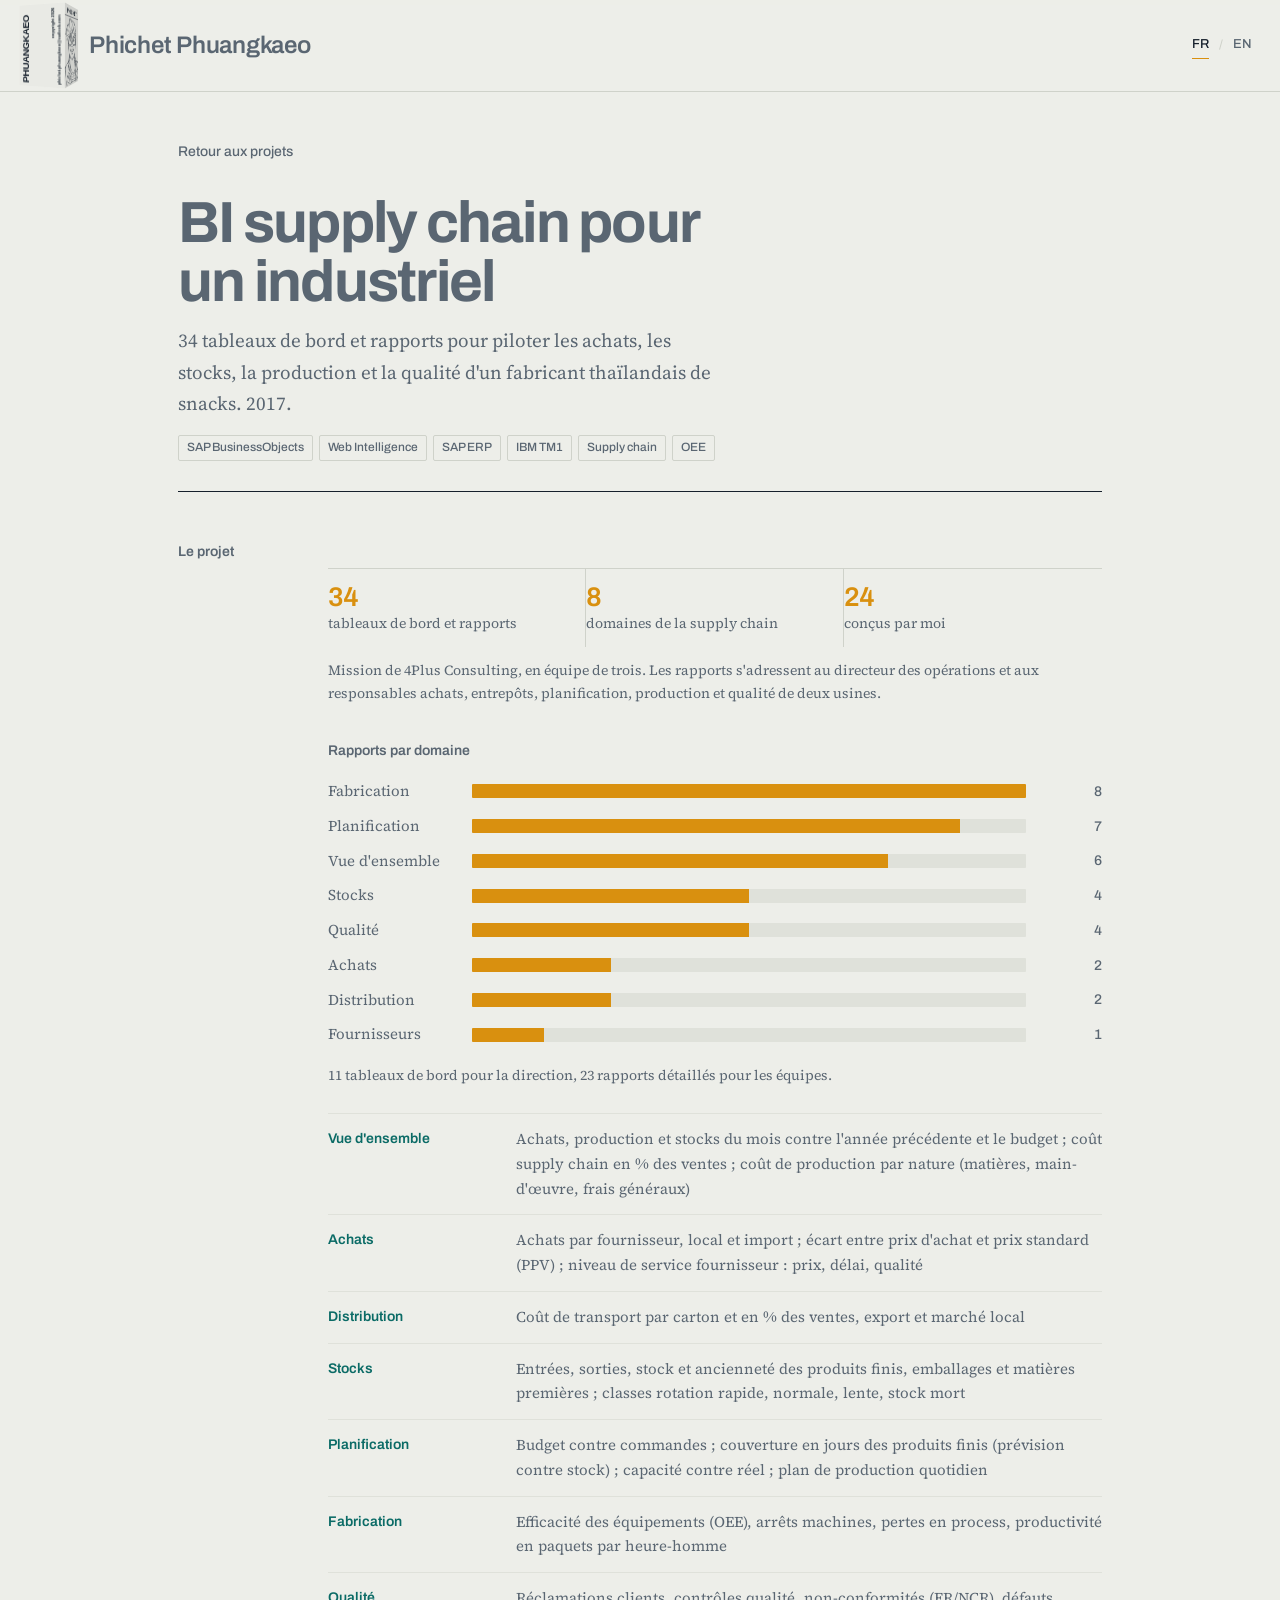
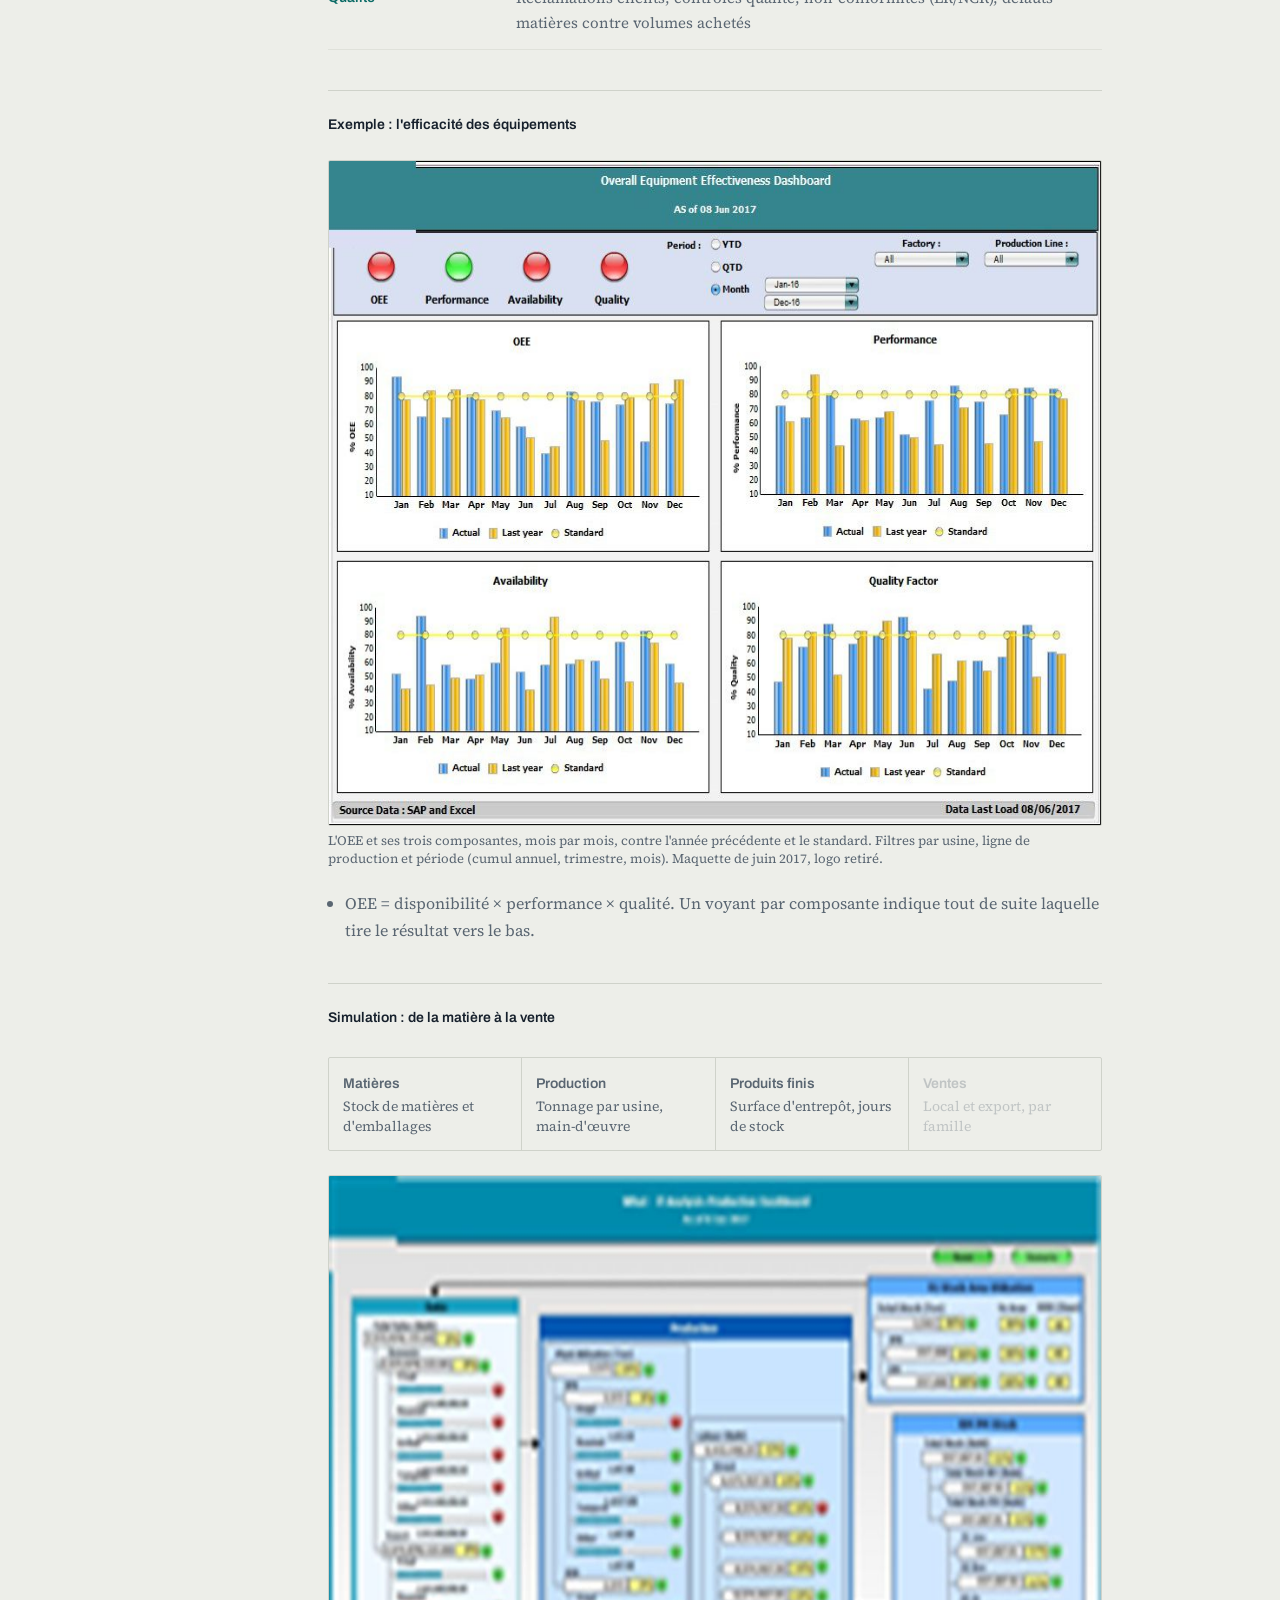
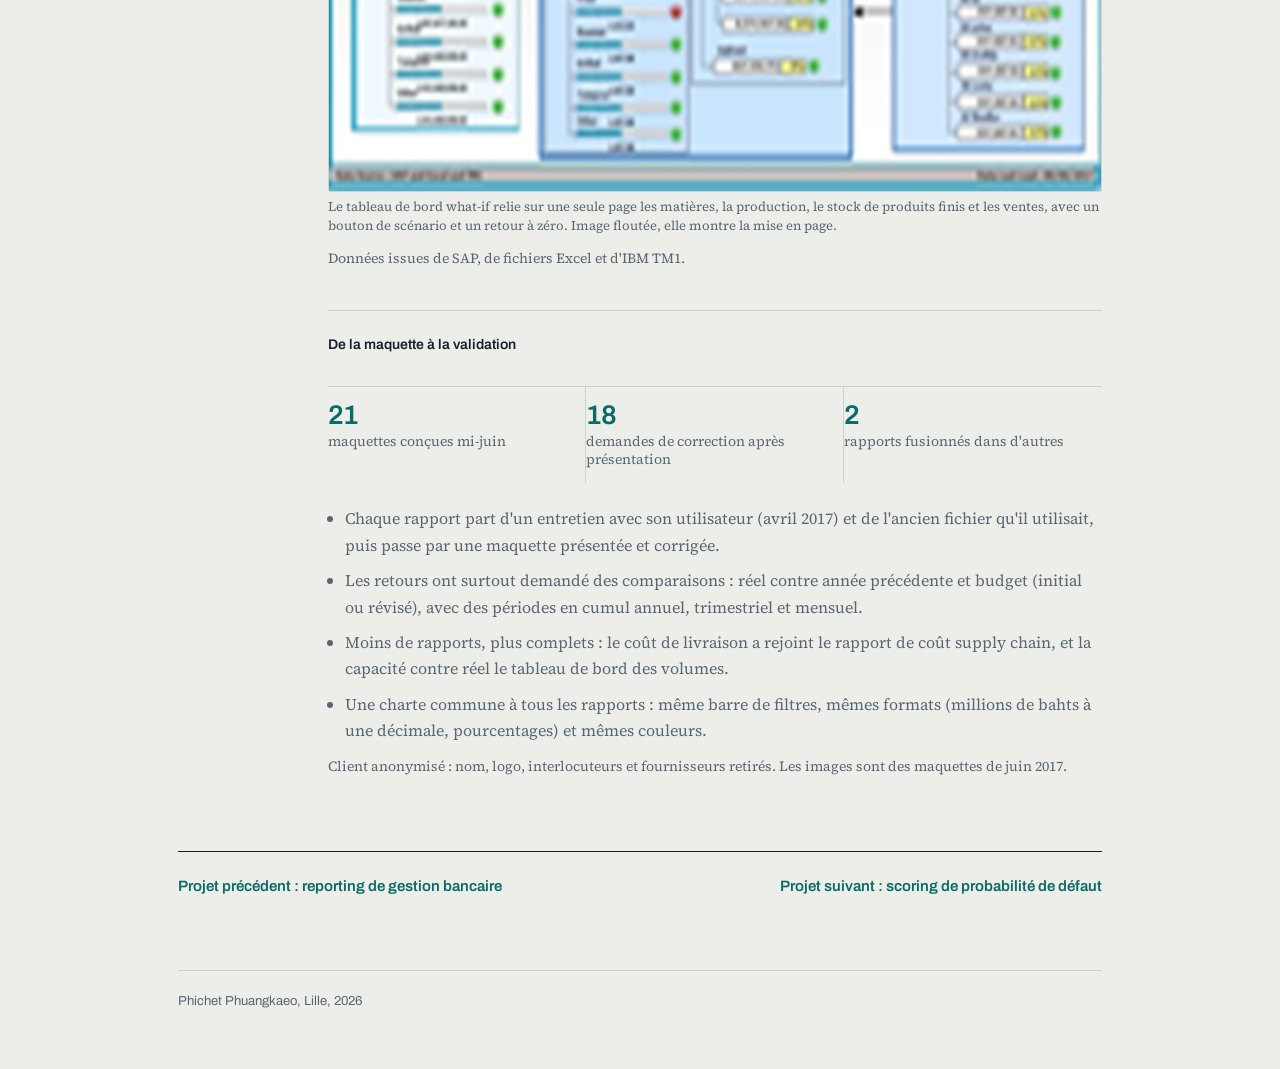
<file: projet-bi-supply-chain.html>
<!DOCTYPE html>
<html lang="fr">
<head>
<meta charset="utf-8">
<meta name="viewport" content="width=device-width, initial-scale=1">
<title>BI supply chain — Phichet Phuangkaeo</title>
<meta name="description" content="34 tableaux de bord et rapports SAP BusinessObjects pour piloter les achats, les stocks, la production et la qualité d'un fabricant thaïlandais de snacks.">
<link rel="preconnect" href="https://fonts.googleapis.com">
<link rel="preconnect" href="https://fonts.gstatic.com" crossorigin>
<link href="https://fonts.googleapis.com/css2?family=Archivo:wght@400;500;600;700&family=Source+Serif+4:ital,opsz,wght@0,8..60,400;0,8..60,600;1,8..60,400&display=swap" rel="stylesheet">
<link rel="stylesheet" href="style.css">
<link rel="stylesheet" href="box-logo.css">
</head>
<body class="ready sub">

<div class="bar" id="bar">
  <div class="bar-left">
  <div class="huyml" data-huyml aria-hidden="true"></div>
  <div class="bar-id">
    <a href="index.html" aria-label="Phichet Phuangkaeo, accueil">
      <span>Phichet Phuangkaeo</span>
    </a>
  </div>
  </div>
  <div class="lang" role="group" aria-label="Langue">
    <button id="btn-fr" aria-pressed="true">FR</button><i>/</i><button id="btn-en" aria-pressed="false">EN</button>
  </div>
</div>

<div id="app">
<main class="wrap">

  <div class="page-head">
    <a class="back" href="index.html#projets"
       data-fr="Retour aux projets" data-en="Back to the projects">Retour aux projets</a>
    <h1 data-fr="BI supply chain pour un industriel" data-en="Supply-chain BI for a manufacturer">BI supply chain pour un industriel</h1>
    <p class="sub"
       data-fr="34 tableaux de bord et rapports pour piloter les achats, les stocks, la production et la qualité d'un fabricant thaïlandais de snacks. 2017."
       data-en="34 dashboards and reports to steer purchasing, inventory, production and quality at a Thai snack-food manufacturer. 2017.">34 tableaux de bord et rapports pour piloter les achats, les stocks, la production et la qualité d'un fabricant thaïlandais de snacks. 2017.</p>
    <div class="tags">
      <span class="tag">SAP BusinessObjects</span><span class="tag">Web Intelligence</span><span class="tag">SAP ERP</span>
      <span class="tag">IBM TM1</span><span class="tag">Supply chain</span><span class="tag">OEE</span>
    </div>
  </div>

  <div class="body-block">
    <div class="s-name" data-fr="Le projet" data-en="The project">Le projet</div>
    <div class="s-body">

        <div class="nums countup">
          <div class="num"><div class="n" data-count="34">0</div>
            <div class="c" data-fr="tableaux de bord et rapports" data-en="dashboards and reports">tableaux de bord et rapports</div></div>
          <div class="num"><div class="n" data-count="8">0</div>
            <div class="c" data-fr="domaines de la supply chain" data-en="supply-chain areas">domaines de la supply chain</div></div>
          <div class="num"><div class="n" data-count="24">0</div>
            <div class="c" data-fr="conçus par moi" data-en="designed by me">conçus par moi</div></div>
        </div>

        <p class="note"
           data-fr="Mission de 4Plus Consulting, en équipe de trois. Les rapports s'adressent au directeur des opérations et aux responsables achats, entrepôts, planification, production et qualité de deux usines."
           data-en="A 4Plus Consulting engagement, in a team of three. The reports serve the COO and the purchasing, warehouse, planning, production and quality managers of two plants.">Mission de 4Plus Consulting, en équipe de trois. Les rapports s'adressent au directeur des opérations et aux responsables achats, entrepôts, planification, production et qualité de deux usines.</p>

        <div class="chart-head" data-fr="Rapports par domaine" data-en="Reports by area">Rapports par domaine</div>
        <div class="chartblock">
          <div class="row"><span data-fr="Fabrication" data-en="Manufacturing">Fabrication</span>
            <span class="track"><span class="fill" data-pct="100"></span></span><span class="val">8</span></div>
          <div class="row"><span data-fr="Planification" data-en="Planning">Planification</span>
            <span class="track"><span class="fill" data-pct="88"></span></span><span class="val">7</span></div>
          <div class="row"><span data-fr="Vue d'ensemble" data-en="Overview">Vue d'ensemble</span>
            <span class="track"><span class="fill" data-pct="75"></span></span><span class="val">6</span></div>
          <div class="row"><span data-fr="Stocks" data-en="Inventory">Stocks</span>
            <span class="track"><span class="fill" data-pct="50"></span></span><span class="val">4</span></div>
          <div class="row"><span data-fr="Qualité" data-en="Quality">Qualité</span>
            <span class="track"><span class="fill" data-pct="50"></span></span><span class="val">4</span></div>
          <div class="row"><span data-fr="Achats" data-en="Procurement">Achats</span>
            <span class="track"><span class="fill" data-pct="25"></span></span><span class="val">2</span></div>
          <div class="row"><span data-fr="Distribution" data-en="Distribution">Distribution</span>
            <span class="track"><span class="fill" data-pct="25"></span></span><span class="val">2</span></div>
          <div class="row"><span data-fr="Fournisseurs" data-en="Suppliers">Fournisseurs</span>
            <span class="track"><span class="fill" data-pct="13"></span></span><span class="val">1</span></div>
        </div>
        <p class="note"
           data-fr="11 tableaux de bord pour la direction, 23 rapports détaillés pour les équipes."
           data-en="11 dashboards for management, 23 detailed reports for the teams.">11 tableaux de bord pour la direction, 23 rapports détaillés pour les équipes.</p>

        <div class="pairs" style="margin-top:26px">
          <div class="pair"><b data-fr="Vue d'ensemble" data-en="Overview">Vue d'ensemble</b>
            <span data-fr="Achats, production et stocks du mois contre l'année précédente et le budget ; coût supply chain en % des ventes ; coût de production par nature (matières, main-d'œuvre, frais généraux)"
                  data-en="Monthly purchasing, production and inventory against last year and budget; supply-chain cost as a % of sales; cost of production by type (materials, labour, overhead)">Achats, production et stocks du mois contre l'année précédente et le budget ; coût supply chain en % des ventes ; coût de production par nature (matières, main-d'œuvre, frais généraux)</span></div>
          <div class="pair"><b data-fr="Achats" data-en="Procurement">Achats</b>
            <span data-fr="Achats par fournisseur, local et import ; écart entre prix d'achat et prix standard (PPV) ; niveau de service fournisseur : prix, délai, qualité"
                  data-en="Purchasing by supplier, local and import; purchase price variance against standard price (PPV); supplier service level: price, lead time, quality">Achats par fournisseur, local et import ; écart entre prix d'achat et prix standard (PPV) ; niveau de service fournisseur : prix, délai, qualité</span></div>
          <div class="pair"><b data-fr="Distribution" data-en="Distribution">Distribution</b>
            <span data-fr="Coût de transport par carton et en % des ventes, export et marché local"
                  data-en="Transport cost per carton and as a % of sales, export and local">Coût de transport par carton et en % des ventes, export et marché local</span></div>
          <div class="pair"><b data-fr="Stocks" data-en="Inventory">Stocks</b>
            <span data-fr="Entrées, sorties, stock et ancienneté des produits finis, emballages et matières premières ; classes rotation rapide, normale, lente, stock mort"
                  data-en="Receipts, issues, stock and ageing for finished goods, packaging and raw materials; fast, normal, slow-moving and dead-stock classes">Entrées, sorties, stock et ancienneté des produits finis, emballages et matières premières ; classes rotation rapide, normale, lente, stock mort</span></div>
          <div class="pair"><b data-fr="Planification" data-en="Planning">Planification</b>
            <span data-fr="Budget contre commandes ; couverture en jours des produits finis (prévision contre stock) ; capacité contre réel ; plan de production quotidien"
                  data-en="Budget vs purchase orders; finished-goods days of cover (forecast vs stock); capacity vs actual; daily production plan">Budget contre commandes ; couverture en jours des produits finis (prévision contre stock) ; capacité contre réel ; plan de production quotidien</span></div>
          <div class="pair"><b data-fr="Fabrication" data-en="Manufacturing">Fabrication</b>
            <span data-fr="Efficacité des équipements (OEE), arrêts machines, pertes en process, productivité en paquets par heure-homme"
                  data-en="Overall equipment effectiveness (OEE), machine downtime, process loss, productivity in packs per man-hour">Efficacité des équipements (OEE), arrêts machines, pertes en process, productivité en paquets par heure-homme</span></div>
          <div class="pair"><b data-fr="Qualité" data-en="Quality">Qualité</b>
            <span data-fr="Réclamations clients, contrôles qualité, non-conformités (ER/NCR), défauts matières contre volumes achetés"
                  data-en="Customer complaints, quality checks, non-conformances (ER/NCR), material defects against purchased volumes">Réclamations clients, contrôles qualité, non-conformités (ER/NCR), défauts matières contre volumes achetés</span></div>
        </div>

        <!-- OEE -->
        <div class="part" data-fr="Exemple : l'efficacité des équipements" data-en="Example: equipment effectiveness">Exemple : l'efficacité des équipements</div>

        <div class="shots">
          <figure class="shot wide">
            <img src="scm-oee.jpg" loading="lazy" width="889" height="666"
                 alt="Tableau de bord OEE : quatre graphiques mensuels (OEE, performance, disponibilité, qualité) avec réel, année précédente et standard">
            <figcaption data-fr="L'OEE et ses trois composantes, mois par mois, contre l'année précédente et le standard. Filtres par usine, ligne de production et période (cumul annuel, trimestre, mois). Maquette de juin 2017, logo retiré."
                        data-en="OEE and its three components, month by month, against last year and the standard. Filters by plant, production line and period (year to date, quarter, month). June 2017 mock-up, logo removed.">L'OEE et ses trois composantes, mois par mois, contre l'année précédente et le standard. Filtres par usine, ligne de production et période (cumul annuel, trimestre, mois). Maquette de juin 2017, logo retiré.</figcaption>
          </figure>
        </div>

        <ul class="points">
          <li data-fr="OEE = disponibilité × performance × qualité. Un voyant par composante indique tout de suite laquelle tire le résultat vers le bas."
              data-en="OEE = availability × performance × quality. One light per component shows straight away which one is dragging the result down.">OEE = disponibilité × performance × qualité. Un voyant par composante indique tout de suite laquelle tire le résultat vers le bas.</li>
        </ul>

        <!-- WHAT-IF -->
        <div class="part" data-fr="Simulation : de la matière à la vente" data-en="Simulation: from materials to sales">Simulation : de la matière à la vente</div>

        <div class="pipeline" id="pipeline">
          <div class="stage"><div class="s-step" data-fr="Matières" data-en="Materials">Matières</div>
            <div class="s-what" data-fr="Stock de matières et d'emballages" data-en="Raw-material and packaging stock">Stock de matières et d'emballages</div></div>
          <div class="stage"><div class="s-step">Production</div>
            <div class="s-what" data-fr="Tonnage par usine, main-d'œuvre" data-en="Tonnes per plant, labour">Tonnage par usine, main-d'œuvre</div></div>
          <div class="stage"><div class="s-step" data-fr="Produits finis" data-en="Finished goods">Produits finis</div>
            <div class="s-what" data-fr="Surface d'entrepôt, jours de stock" data-en="Warehouse space, days on hand">Surface d'entrepôt, jours de stock</div></div>
          <div class="stage gold"><div class="s-step" data-fr="Ventes" data-en="Sales">Ventes</div>
            <div class="s-what" data-fr="Local et export, par famille" data-en="Local and export, by family">Local et export, par famille</div></div>
        </div>

        <div class="shots">
          <figure class="shot wide">
            <img src="scm-whatif.jpg" loading="lazy" width="1025" height="617"
                 alt="Tableau de bord what-if : ventes, production, stock de produits finis et stock de matières reliés par des flèches">
            <figcaption data-fr="Le tableau de bord what-if relie sur une seule page les matières, la production, le stock de produits finis et les ventes, avec un bouton de scénario et un retour à zéro. Image floutée, elle montre la mise en page."
                        data-en="The what-if dashboard links materials, production, finished-goods stock and sales on one page, with a scenario button and a reset. Blurred, it shows the layout only.">Le tableau de bord what-if relie sur une seule page les matières, la production, le stock de produits finis et les ventes, avec un bouton de scénario et un retour à zéro. Image floutée, elle montre la mise en page.</figcaption>
          </figure>
        </div>
        <p class="note"
           data-fr="Données issues de SAP, de fichiers Excel et d'IBM TM1."
           data-en="Data from SAP, Excel files and IBM TM1.">Données issues de SAP, de fichiers Excel et d'IBM TM1.</p>

        <!-- METHOD -->
        <div class="part" data-fr="De la maquette à la validation" data-en="From mock-up to sign-off">De la maquette à la validation</div>

        <div class="nums teal countup">
          <div class="num"><div class="n" data-count="26">0</div>
            <div class="c" data-fr="maquettes conçues mi-juin" data-en="mock-ups designed by mid-June">maquettes conçues mi-juin</div></div>
          <div class="num"><div class="n" data-count="22">0</div>
            <div class="c" data-fr="demandes de correction après présentation" data-en="change requests after review">demandes de correction après présentation</div></div>
          <div class="num"><div class="n" data-count="2">0</div>
            <div class="c" data-fr="rapports fusionnés dans d'autres" data-en="reports merged into others">rapports fusionnés dans d'autres</div></div>
        </div>

        <ul class="points">
          <li data-fr="Chaque rapport part d'un entretien avec son utilisateur (avril 2017) et de l'ancien fichier qu'il utilisait, puis passe par une maquette présentée et corrigée."
              data-en="Each report starts from an interview with its user (April 2017) and the old file they relied on, then goes through a mock-up that is reviewed and corrected.">Chaque rapport part d'un entretien avec son utilisateur (avril 2017) et de l'ancien fichier qu'il utilisait, puis passe par une maquette présentée et corrigée.</li>
          <li data-fr="Les retours ont surtout demandé des comparaisons : réel contre année précédente et budget (initial ou révisé), avec des périodes en cumul annuel, trimestriel et mensuel."
              data-en="Most feedback asked for comparisons: actual against last year and budget (original or rolling), with year-to-date, quarter-to-date and month-to-date periods.">Les retours ont surtout demandé des comparaisons : réel contre année précédente et budget (initial ou révisé), avec des périodes en cumul annuel, trimestriel et mensuel.</li>
          <li data-fr="Moins de rapports, plus complets : le coût de livraison a rejoint le rapport de coût supply chain, et la capacité contre réel le tableau de bord des volumes."
              data-en="Fewer, more complete reports: delivery cost was folded into the supply-chain cost report, and capacity vs actual into the volume dashboard.">Moins de rapports, plus complets : le coût de livraison a rejoint le rapport de coût supply chain, et la capacité contre réel le tableau de bord des volumes.</li>
          <li data-fr="Une charte commune à tous les rapports : même barre de filtres, mêmes formats (millions de bahts à une décimale, pourcentages) et mêmes couleurs."
              data-en="One house style across every report: the same filter bar, the same formats (millions of baht to one decimal, percentages) and the same colours.">Une charte commune à tous les rapports : même barre de filtres, mêmes formats (millions de bahts à une décimale, pourcentages) et mêmes couleurs.</li>
        </ul>

        <p class="note"
           data-fr="Client anonymisé : nom, logo, interlocuteurs et fournisseurs retirés. Les images sont des maquettes de juin 2017."
           data-en="Client anonymised: name, logo, contacts and suppliers removed. The images are June 2017 mock-ups.">Client anonymisé : nom, logo, interlocuteurs et fournisseurs retirés. Les images sont des maquettes de juin 2017.</p>

    </div>
  </div>

  <div class="next">
    <a href="projet-reporting-bancaire.html" data-fr="Projet précédent : reporting de gestion bancaire" data-en="Previous project: bank management reporting">Projet précédent : reporting de gestion bancaire</a>
    <a href="projet-scoring-pd.html" data-fr="Projet suivant : scoring de probabilité de défaut" data-en="Next project: probability-of-default scoring">Projet suivant : scoring de probabilité de défaut</a>
  </div>

  <footer>Phichet Phuangkaeo, Lille, 2026</footer>
</main>
</div>

<script src="script.js" defer></script>
<script src="box-logo.js" defer></script>
</body>
</html>
</file>
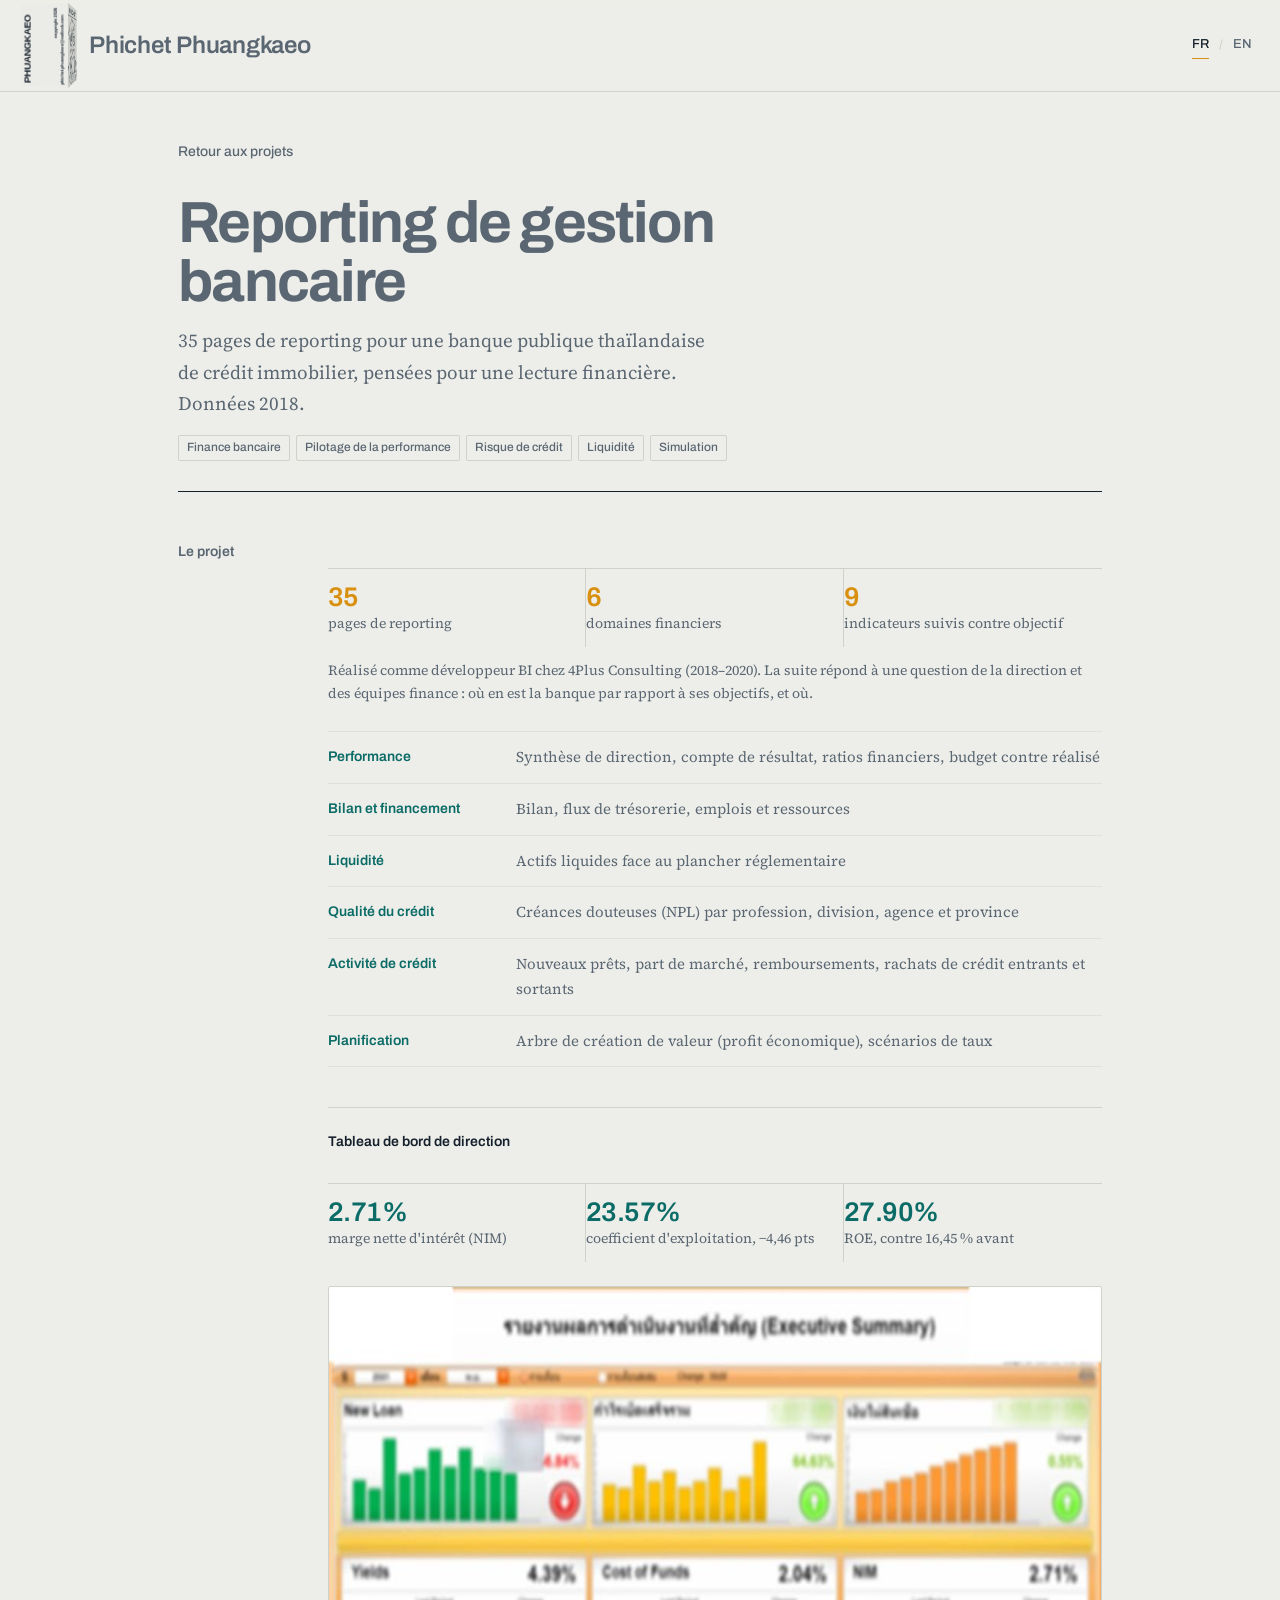
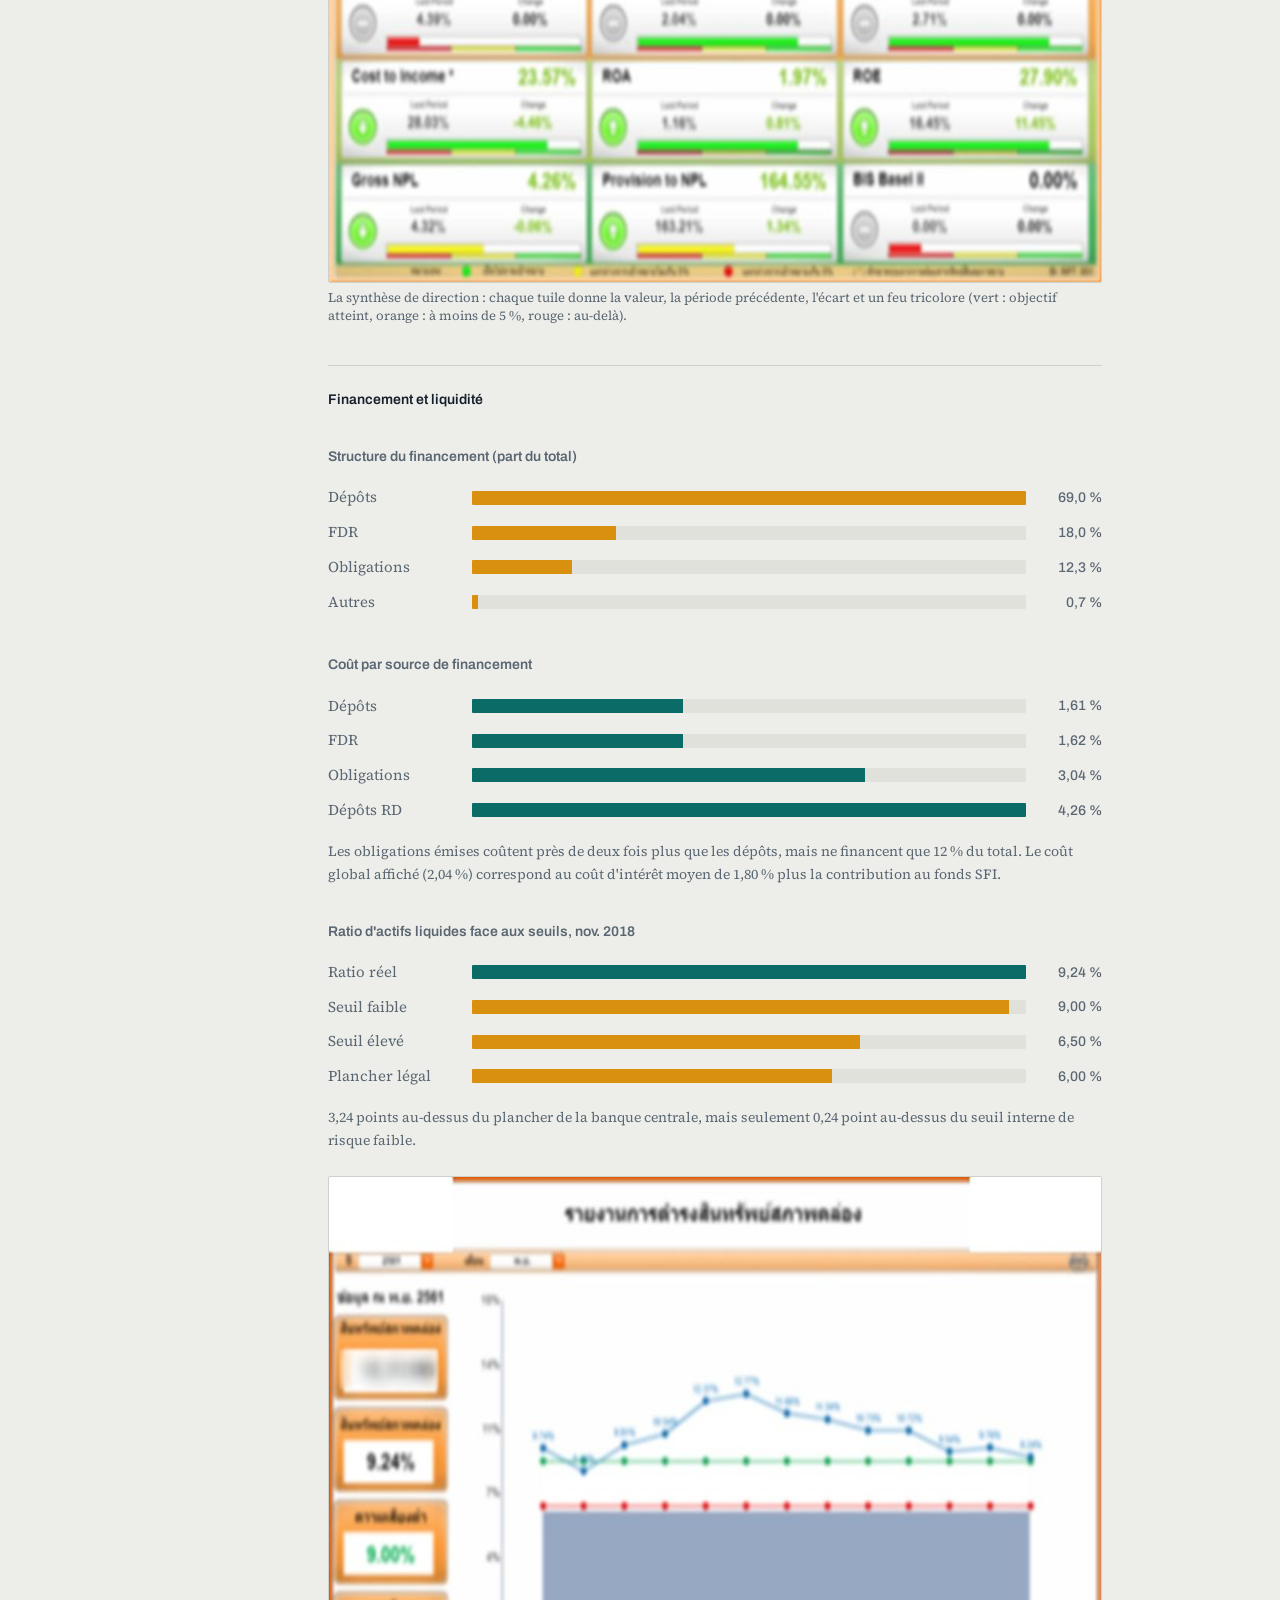
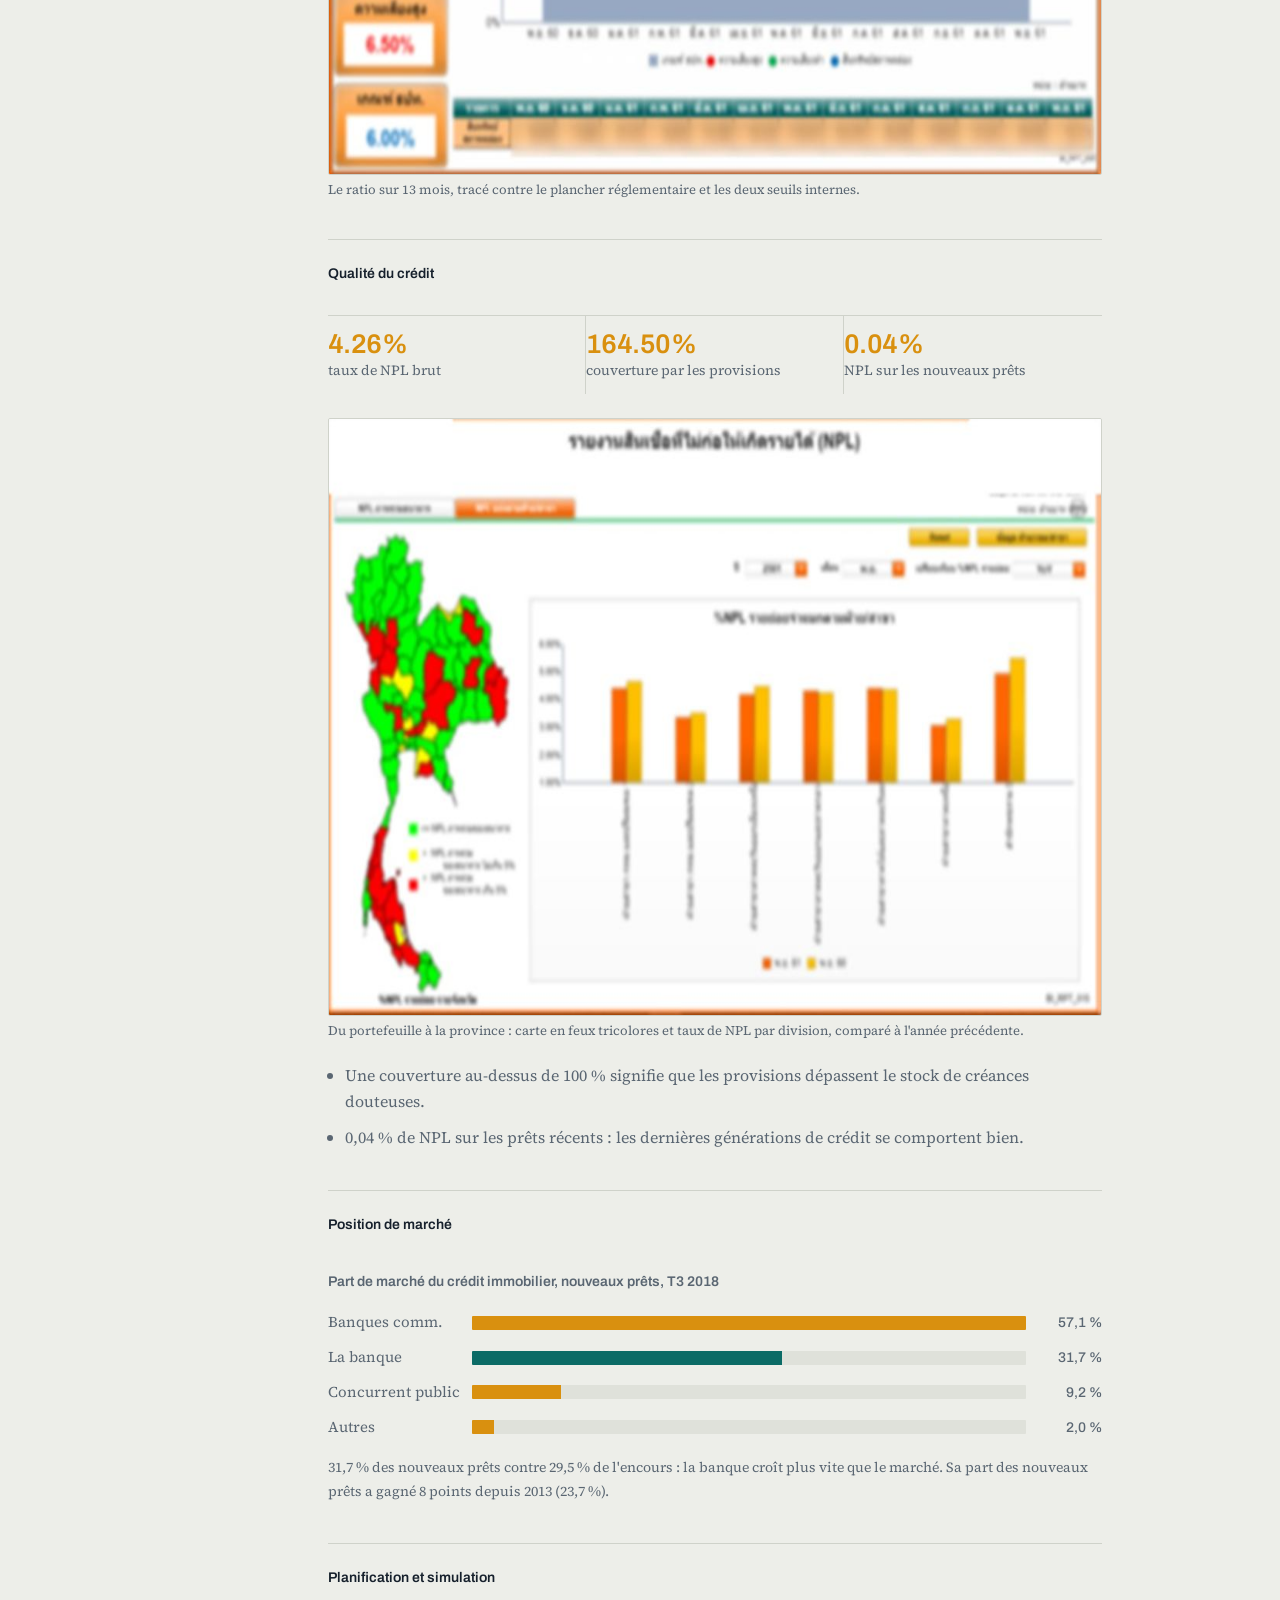
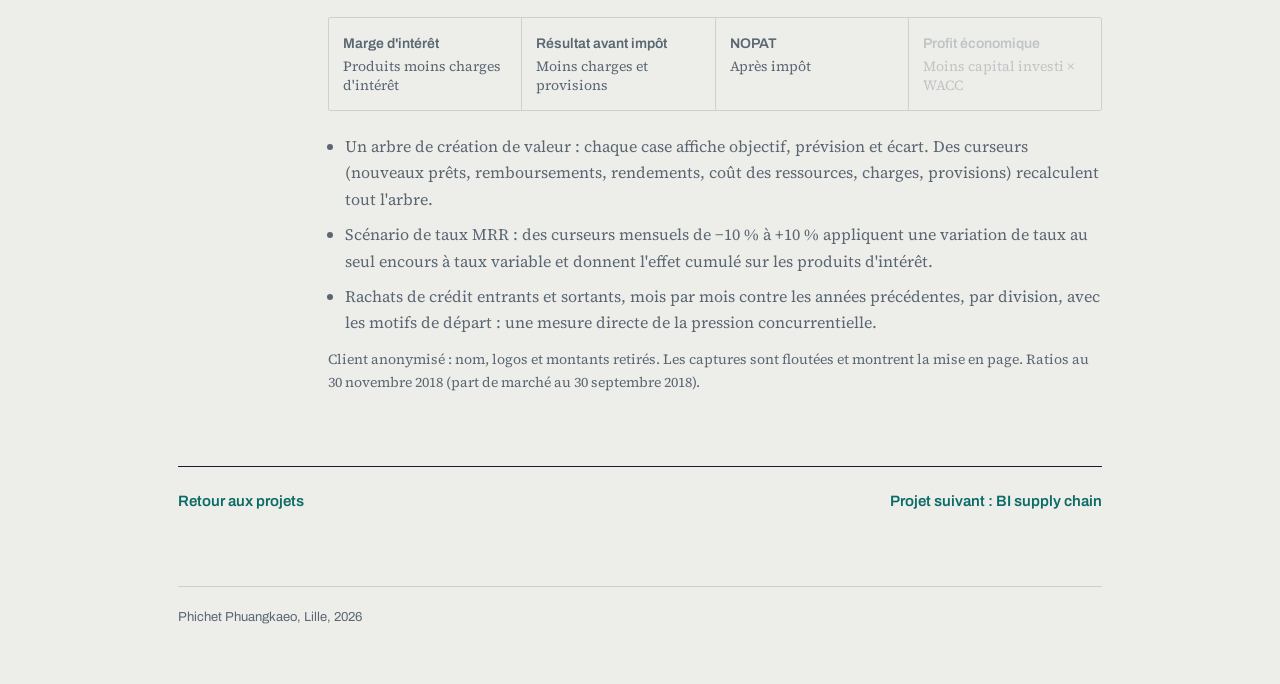
<file: projet-reporting-bancaire.html>
<!DOCTYPE html>
<html lang="fr">
<head>
<meta charset="utf-8">
<meta name="viewport" content="width=device-width, initial-scale=1">
<title>Reporting de gestion bancaire — Phichet Phuangkaeo</title>
<meta name="description" content="35 pages de reporting de gestion pour une banque publique thaïlandaise de crédit immobilier : performance, financement, liquidité, risque de crédit et simulation.">
<link rel="preconnect" href="https://fonts.googleapis.com">
<link rel="preconnect" href="https://fonts.gstatic.com" crossorigin>
<link href="https://fonts.googleapis.com/css2?family=Archivo:wght@400;500;600;700&family=Source+Serif+4:ital,opsz,wght@0,8..60,400;0,8..60,600;1,8..60,400&display=swap" rel="stylesheet">
<link rel="stylesheet" href="style.css">
<link rel="stylesheet" href="box-logo.css">
</head>
<body class="ready sub">

<div class="bar" id="bar">
  <div class="bar-left">
  <div class="huyml" data-huyml aria-hidden="true"></div>
  <div class="bar-id">
    <a href="index.html" aria-label="Phichet Phuangkaeo, accueil">
      <span>Phichet Phuangkaeo</span>
    </a>
  </div>
  </div>
  <div class="lang" role="group" aria-label="Langue">
    <button id="btn-fr" aria-pressed="true">FR</button><i>/</i><button id="btn-en" aria-pressed="false">EN</button>
  </div>
</div>

<div id="app">
<main class="wrap">

  <div class="page-head">
    <a class="back" href="index.html#projets"
       data-fr="Retour aux projets" data-en="Back to the projects">Retour aux projets</a>
    <h1 data-fr="Reporting de gestion bancaire" data-en="Bank management reporting">Reporting de gestion bancaire</h1>
    <p class="sub"
       data-fr="35 pages de reporting pour une banque publique thaïlandaise de crédit immobilier, pensées pour une lecture financière. Données 2018."
       data-en="35 report pages for a Thai state-owned housing bank, built to be read through a finance lens. FY2018 data.">35 pages de reporting pour une banque publique thaïlandaise de crédit immobilier, pensées pour une lecture financière. Données 2018.</p>
    <div class="tags">
      <span class="tag" data-fr="Finance bancaire" data-en="Bank finance">Finance bancaire</span>
      <span class="tag" data-fr="Pilotage de la performance" data-en="Performance management">Pilotage de la performance</span>
      <span class="tag" data-fr="Risque de crédit" data-en="Credit risk">Risque de crédit</span>
      <span class="tag" data-fr="Liquidité" data-en="Liquidity">Liquidité</span>
      <span class="tag" data-fr="Simulation" data-en="Scenario modelling">Simulation</span>
    </div>
  </div>

  <div class="body-block">
    <div class="s-name" data-fr="Le projet" data-en="The project">Le projet</div>
    <div class="s-body">

        <div class="nums countup">
          <div class="num"><div class="n" data-count="35">0</div>
            <div class="c" data-fr="pages de reporting" data-en="report pages">pages de reporting</div></div>
          <div class="num"><div class="n" data-count="6">0</div>
            <div class="c" data-fr="domaines financiers" data-en="finance domains">domaines financiers</div></div>
          <div class="num"><div class="n" data-count="9">0</div>
            <div class="c" data-fr="indicateurs suivis contre objectif" data-en="KPIs tracked against target">indicateurs suivis contre objectif</div></div>
        </div>

        <p class="note"
           data-fr="Réalisé comme développeur BI chez 4Plus Consulting (2018–2020). La suite répond à une question de la direction et des équipes finance : où en est la banque par rapport à ses objectifs, et où."
           data-en="Delivered as a BI developer at 4Plus Consulting (2018–2020). The suite answers one question for executives and finance teams: how is the bank doing against target, and where.">Réalisé comme développeur BI chez 4Plus Consulting (2018–2020). La suite répond à une question de la direction et des équipes finance : où en est la banque par rapport à ses objectifs, et où.</p>

        <div class="pairs" style="margin-top:26px">
          <div class="pair"><b data-fr="Performance" data-en="Performance">Performance</b>
            <span data-fr="Synthèse de direction, compte de résultat, ratios financiers, budget contre réalisé"
                  data-en="Executive summary, P&amp;L, financial ratios, budget vs actual">Synthèse de direction, compte de résultat, ratios financiers, budget contre réalisé</span></div>
          <div class="pair"><b data-fr="Bilan et financement" data-en="Balance sheet and funding">Bilan et financement</b>
            <span data-fr="Bilan, flux de trésorerie, emplois et ressources"
                  data-en="Balance sheet, cash flow, sources and uses of funds">Bilan, flux de trésorerie, emplois et ressources</span></div>
          <div class="pair"><b data-fr="Liquidité" data-en="Liquidity">Liquidité</b>
            <span data-fr="Actifs liquides face au plancher réglementaire"
                  data-en="Liquid assets against the regulatory floor">Actifs liquides face au plancher réglementaire</span></div>
          <div class="pair"><b data-fr="Qualité du crédit" data-en="Credit quality">Qualité du crédit</b>
            <span data-fr="Créances douteuses (NPL) par profession, division, agence et province"
                  data-en="Non-performing loans by occupation, division, branch and province">Créances douteuses (NPL) par profession, division, agence et province</span></div>
          <div class="pair"><b data-fr="Activité de crédit" data-en="Lending business">Activité de crédit</b>
            <span data-fr="Nouveaux prêts, part de marché, remboursements, rachats de crédit entrants et sortants"
                  data-en="New loans, market share, repayments, refinance in and out">Nouveaux prêts, part de marché, remboursements, rachats de crédit entrants et sortants</span></div>
          <div class="pair"><b data-fr="Planification" data-en="Planning">Planification</b>
            <span data-fr="Arbre de création de valeur (profit économique), scénarios de taux"
                  data-en="Economic-profit driver tree, interest-rate scenarios">Arbre de création de valeur (profit économique), scénarios de taux</span></div>
        </div>

        <!-- KPI SCORECARD -->
        <div class="part" data-fr="Tableau de bord de direction" data-en="Executive scorecard">Tableau de bord de direction</div>

        <div class="nums teal countup">
          <div class="num"><div class="n" data-count="2.71" data-dec="2" data-suffix="%">0.00%</div>
            <div class="c" data-fr="marge nette d'intérêt (NIM)" data-en="net interest margin">marge nette d'intérêt (NIM)</div></div>
          <div class="num"><div class="n" data-count="23.57" data-dec="2" data-suffix="%">0.00%</div>
            <div class="c" data-fr="coefficient d'exploitation, −4,46 pts" data-en="cost-to-income, down 4.46 pts">coefficient d'exploitation, −4,46 pts</div></div>
          <div class="num"><div class="n" data-count="27.9" data-dec="2" data-suffix="%">0.00%</div>
            <div class="c" data-fr="ROE, contre 16,45 % avant" data-en="ROE, from 16.45%">ROE, contre 16,45 % avant</div></div>
        </div>

        <div class="shots">
          <figure class="shot wide">
            <img src="reporting-synthese.jpg" loading="lazy" width="1000" height="597"
                 alt="Synthèse de direction : neuf tuiles d'indicateurs avec tendance et barre de couleur contre objectif">
            <figcaption data-fr="La synthèse de direction : chaque tuile donne la valeur, la période précédente, l'écart et un feu tricolore (vert : objectif atteint, orange : à moins de 5 %, rouge : au-delà)."
                        data-en="The executive summary: each tile shows the value, the prior period, the change and a traffic light (green on target, amber within 5%, red beyond).">La synthèse de direction : chaque tuile donne la valeur, la période précédente, l'écart et un feu tricolore (vert : objectif atteint, orange : à moins de 5 %, rouge : au-delà).</figcaption>
          </figure>
        </div>

        <!-- FUNDING AND LIQUIDITY -->
        <div class="part" data-fr="Financement et liquidité" data-en="Funding and liquidity">Financement et liquidité</div>

        <div class="chart-head" data-fr="Structure du financement (part du total)" data-en="Funding mix (share of total)">Structure du financement (part du total)</div>
        <div class="chartblock">
          <div class="row"><span data-fr="Dépôts" data-en="Deposits">Dépôts</span>
            <span class="track"><span class="fill" data-pct="100"></span></span>
            <span class="val" data-fr="69,0 %" data-en="69.0%">69,0 %</span></div>
          <div class="row"><span>FDR</span>
            <span class="track"><span class="fill" data-pct="26"></span></span>
            <span class="val" data-fr="18,0 %" data-en="18.0%">18,0 %</span></div>
          <div class="row"><span data-fr="Obligations" data-en="Own bonds">Obligations</span>
            <span class="track"><span class="fill" data-pct="18"></span></span>
            <span class="val" data-fr="12,3 %" data-en="12.3%">12,3 %</span></div>
          <div class="row"><span data-fr="Autres" data-en="Other">Autres</span>
            <span class="track"><span class="fill" data-pct="1"></span></span>
            <span class="val" data-fr="0,7 %" data-en="0.7%">0,7 %</span></div>
        </div>

        <div class="chart-head" data-fr="Coût par source de financement" data-en="Cost by funding source">Coût par source de financement</div>
        <div class="chartblock">
          <div class="row"><span data-fr="Dépôts" data-en="Deposits">Dépôts</span>
            <span class="track"><span class="fill teal" data-pct="38"></span></span>
            <span class="val" data-fr="1,61 %" data-en="1.61%">1,61 %</span></div>
          <div class="row"><span>FDR</span>
            <span class="track"><span class="fill teal" data-pct="38"></span></span>
            <span class="val" data-fr="1,62 %" data-en="1.62%">1,62 %</span></div>
          <div class="row"><span data-fr="Obligations" data-en="Own bonds">Obligations</span>
            <span class="track"><span class="fill teal" data-pct="71"></span></span>
            <span class="val" data-fr="3,04 %" data-en="3.04%">3,04 %</span></div>
          <div class="row"><span data-fr="Dépôts RD" data-en="RD deposits">Dépôts RD</span>
            <span class="track"><span class="fill teal" data-pct="100"></span></span>
            <span class="val" data-fr="4,26 %" data-en="4.26%">4,26 %</span></div>
        </div>
        <p class="note"
           data-fr="Les obligations émises coûtent près de deux fois plus que les dépôts, mais ne financent que 12 % du total. Le coût global affiché (2,04 %) correspond au coût d'intérêt moyen de 1,80 % plus la contribution au fonds SFI."
           data-en="Own-issued bonds cost almost twice as much as deposits, yet fund only 12% of the total. The headline cost of funds (2.04%) is the 1.80% blended interest cost plus the SFI fund contribution.">Les obligations émises coûtent près de deux fois plus que les dépôts, mais ne financent que 12 % du total. Le coût global affiché (2,04 %) correspond au coût d'intérêt moyen de 1,80 % plus la contribution au fonds SFI.</p>

        <div class="chart-head" data-fr="Ratio d'actifs liquides face aux seuils, nov. 2018" data-en="Liquid assets ratio against the thresholds, Nov 2018">Ratio d'actifs liquides face aux seuils, nov. 2018</div>
        <div class="chartblock">
          <div class="row"><span data-fr="Ratio réel" data-en="Actual">Ratio réel</span>
            <span class="track"><span class="fill teal" data-pct="100"></span></span>
            <span class="val" data-fr="9,24 %" data-en="9.24%">9,24 %</span></div>
          <div class="row"><span data-fr="Seuil faible" data-en="Low trigger">Seuil faible</span>
            <span class="track"><span class="fill" data-pct="97"></span></span>
            <span class="val" data-fr="9,00 %" data-en="9.00%">9,00 %</span></div>
          <div class="row"><span data-fr="Seuil élevé" data-en="High trigger">Seuil élevé</span>
            <span class="track"><span class="fill" data-pct="70"></span></span>
            <span class="val" data-fr="6,50 %" data-en="6.50%">6,50 %</span></div>
          <div class="row"><span data-fr="Plancher légal" data-en="Legal floor">Plancher légal</span>
            <span class="track"><span class="fill" data-pct="65"></span></span>
            <span class="val" data-fr="6,00 %" data-en="6.00%">6,00 %</span></div>
        </div>
        <p class="note"
           data-fr="3,24 points au-dessus du plancher de la banque centrale, mais seulement 0,24 point au-dessus du seuil interne de risque faible."
           data-en="3.24 pts above the central-bank floor, but only 0.24 pt above the internal low-risk trigger.">3,24 points au-dessus du plancher de la banque centrale, mais seulement 0,24 point au-dessus du seuil interne de risque faible.</p>

        <div class="shots">
          <figure class="shot wide">
            <img src="reporting-liquidite.jpg" loading="lazy" width="1000" height="599"
                 alt="Page liquidité : courbe du ratio d'actifs liquides sur 13 mois avec les lignes de seuil">
            <figcaption data-fr="Le ratio sur 13 mois, tracé contre le plancher réglementaire et les deux seuils internes."
                        data-en="The ratio over 13 months, plotted against the regulatory floor and both internal triggers.">Le ratio sur 13 mois, tracé contre le plancher réglementaire et les deux seuils internes.</figcaption>
          </figure>
        </div>

        <!-- CREDIT QUALITY -->
        <div class="part" data-fr="Qualité du crédit" data-en="Credit quality">Qualité du crédit</div>

        <div class="nums countup">
          <div class="num"><div class="n" data-count="4.26" data-dec="2" data-suffix="%">0.00%</div>
            <div class="c" data-fr="taux de NPL brut" data-en="gross NPL ratio">taux de NPL brut</div></div>
          <div class="num"><div class="n" data-count="164.55" data-dec="2" data-suffix="%">0.00%</div>
            <div class="c" data-fr="couverture par les provisions" data-en="provision coverage">couverture par les provisions</div></div>
          <div class="num"><div class="n" data-count="0.04" data-dec="2" data-suffix="%">0.00%</div>
            <div class="c" data-fr="NPL sur les nouveaux prêts" data-en="NPL on new loans">NPL sur les nouveaux prêts</div></div>
        </div>

        <div class="shots">
          <figure class="shot wide">
            <img src="reporting-npl.jpg" loading="lazy" width="1000" height="598"
                 alt="Page NPL : carte par province en feux tricolores et taux de NPL par division">
            <figcaption data-fr="Du portefeuille à la province : carte en feux tricolores et taux de NPL par division, comparé à l'année précédente."
                        data-en="From portfolio to province: a traffic-light map and the NPL ratio by division, against the prior year.">Du portefeuille à la province : carte en feux tricolores et taux de NPL par division, comparé à l'année précédente.</figcaption>
          </figure>
        </div>

        <ul class="points">
          <li data-fr="Une couverture au-dessus de 100 % signifie que les provisions dépassent le stock de créances douteuses."
              data-en="Coverage above 100% means provisions exceed the stock of non-performing loans.">Une couverture au-dessus de 100 % signifie que les provisions dépassent le stock de créances douteuses.</li>
          <li data-fr="0,04 % de NPL sur les prêts récents : les dernières générations de crédit se comportent bien."
              data-en="0.04% NPL on recent loans: the latest vintages are performing.">0,04 % de NPL sur les prêts récents : les dernières générations de crédit se comportent bien.</li>
        </ul>

        <!-- MARKET -->
        <div class="part" data-fr="Position de marché" data-en="Market position">Position de marché</div>

        <div class="chart-head" data-fr="Part de marché du crédit immobilier, nouveaux prêts, T3 2018" data-en="Housing-loan market share, new lending, Q3 2018">Part de marché du crédit immobilier, nouveaux prêts, T3 2018</div>
        <div class="chartblock">
          <div class="row"><span data-fr="Banques comm." data-en="Comm. banks">Banques comm.</span>
            <span class="track"><span class="fill" data-pct="100"></span></span>
            <span class="val" data-fr="57,1 %" data-en="57.1%">57,1 %</span></div>
          <div class="row"><span data-fr="La banque" data-en="The bank">La banque</span>
            <span class="track"><span class="fill teal" data-pct="56"></span></span>
            <span class="val" data-fr="31,7 %" data-en="31.7%">31,7 %</span></div>
          <div class="row"><span data-fr="Concurrent public" data-en="Peer state bank">Concurrent public</span>
            <span class="track"><span class="fill" data-pct="16"></span></span>
            <span class="val" data-fr="9,2 %" data-en="9.2%">9,2 %</span></div>
          <div class="row"><span data-fr="Autres" data-en="Others">Autres</span>
            <span class="track"><span class="fill" data-pct="4"></span></span>
            <span class="val" data-fr="2,0 %" data-en="2.0%">2,0 %</span></div>
        </div>
        <p class="note"
           data-fr="31,7 % des nouveaux prêts contre 29,5 % de l'encours : la banque croît plus vite que le marché. Sa part des nouveaux prêts a gagné 8 points depuis 2013 (23,7 %)."
           data-en="31.7% of new lending against 29.5% of loans outstanding: the bank is growing faster than the market. Its share of new lending is up 8 pts since 2013 (23.7%).">31,7 % des nouveaux prêts contre 29,5 % de l'encours : la banque croît plus vite que le marché. Sa part des nouveaux prêts a gagné 8 points depuis 2013 (23,7 %).</p>

        <!-- PLANNING -->
        <div class="part" data-fr="Planification et simulation" data-en="Planning and simulation">Planification et simulation</div>

        <div class="pipeline" id="pipeline">
          <div class="stage"><div class="s-step" data-fr="Marge d'intérêt" data-en="Net interest income">Marge d'intérêt</div>
            <div class="s-what" data-fr="Produits moins charges d'intérêt" data-en="Interest income minus expense">Produits moins charges d'intérêt</div></div>
          <div class="stage"><div class="s-step" data-fr="Résultat avant impôt" data-en="Pre-tax profit">Résultat avant impôt</div>
            <div class="s-what" data-fr="Moins charges et provisions" data-en="Less expenses and provisions">Moins charges et provisions</div></div>
          <div class="stage"><div class="s-step">NOPAT</div>
            <div class="s-what" data-fr="Après impôt" data-en="After tax">Après impôt</div></div>
          <div class="stage gold"><div class="s-step" data-fr="Profit économique" data-en="Economic profit">Profit économique</div>
            <div class="s-what" data-fr="Moins capital investi × WACC" data-en="Less invested capital × WACC">Moins capital investi × WACC</div></div>
        </div>

        <ul class="points">
          <li data-fr="Un arbre de création de valeur : chaque case affiche objectif, prévision et écart. Des curseurs (nouveaux prêts, remboursements, rendements, coût des ressources, charges, provisions) recalculent tout l'arbre."
              data-en="An economic-profit driver tree: each box shows target, forecast and change. Sliders (new loans, repayments, yields, cost of funds, expenses, provisions) re-run the whole tree.">Un arbre de création de valeur : chaque case affiche objectif, prévision et écart. Des curseurs (nouveaux prêts, remboursements, rendements, coût des ressources, charges, provisions) recalculent tout l'arbre.</li>
          <li data-fr="Scénario de taux MRR : des curseurs mensuels de −10 % à +10 % appliquent une variation de taux au seul encours à taux variable et donnent l'effet cumulé sur les produits d'intérêt."
              data-en="MRR rate scenario: monthly sliders from −10% to +10% apply a rate change to the floating-rate book only and return the cumulative effect on interest income.">Scénario de taux MRR : des curseurs mensuels de −10 % à +10 % appliquent une variation de taux au seul encours à taux variable et donnent l'effet cumulé sur les produits d'intérêt.</li>
          <li data-fr="Rachats de crédit entrants et sortants, mois par mois contre les années précédentes, par division, avec les motifs de départ : une mesure directe de la pression concurrentielle."
              data-en="Refinance in and out, month by month against prior years, by division, with the reasons borrowers leave: a direct read on competitive pressure.">Rachats de crédit entrants et sortants, mois par mois contre les années précédentes, par division, avec les motifs de départ : une mesure directe de la pression concurrentielle.</li>
        </ul>

        <p class="note"
           data-fr="Client anonymisé : nom, logos et montants retirés. Les captures sont floutées et montrent la mise en page. Ratios au 30 novembre 2018 (part de marché au 30 septembre 2018)."
           data-en="Client anonymised: name, logos and amounts removed. Screenshots are blurred and show the layout only. Ratios as of 30 November 2018 (market share as of 30 September 2018).">Client anonymisé : nom, logos et montants retirés. Les captures sont floutées et montrent la mise en page. Ratios au 30 novembre 2018 (part de marché au 30 septembre 2018).</p>

    </div>
  </div>

  <div class="next">
    <a href="index.html#projets" data-fr="Retour aux projets" data-en="Back to the projects">Retour aux projets</a>
    <a href="projet-bi-supply-chain.html" data-fr="Projet suivant : BI supply chain" data-en="Next project: supply-chain BI">Projet suivant : BI supply chain</a>
  </div>

  <footer>Phichet Phuangkaeo, Lille, 2026</footer>
</main>
</div>

<script src="script.js" defer></script>
<script src="box-logo.js" defer></script>
</body>
</html>
</file>
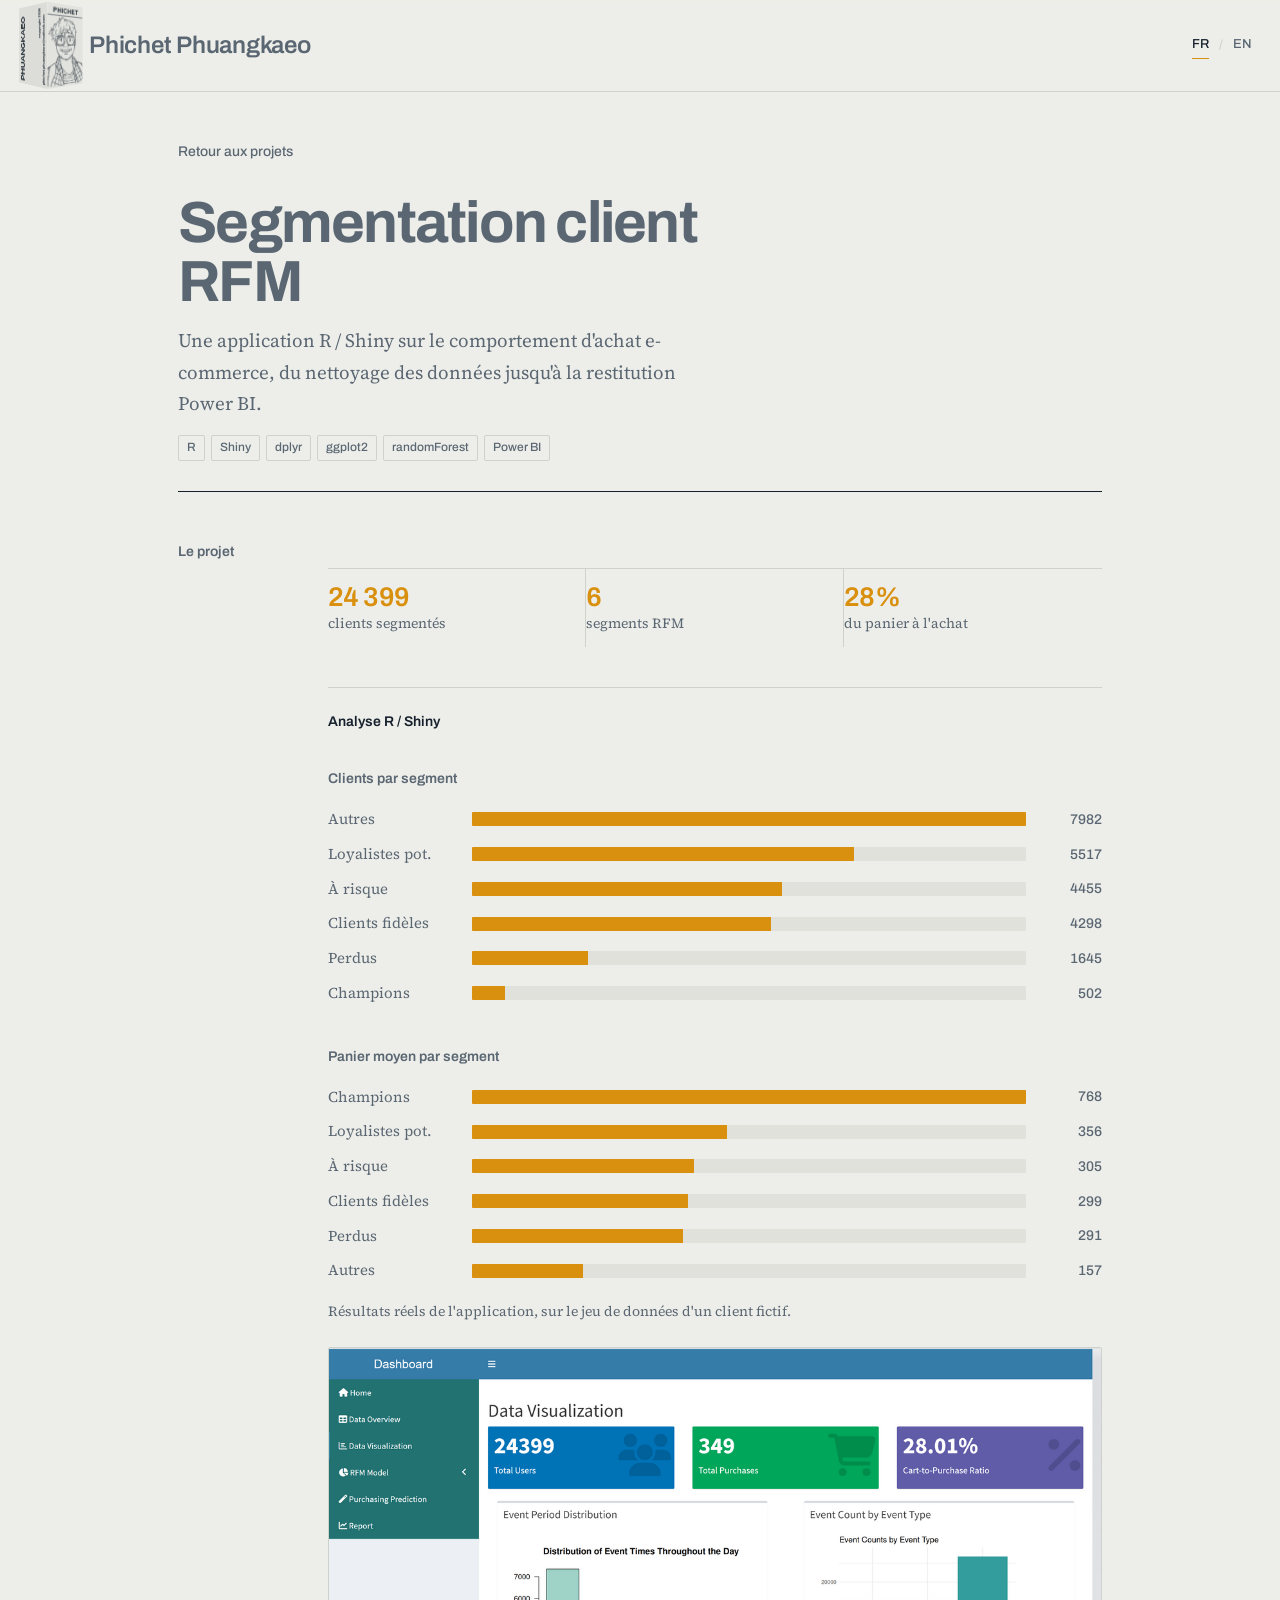
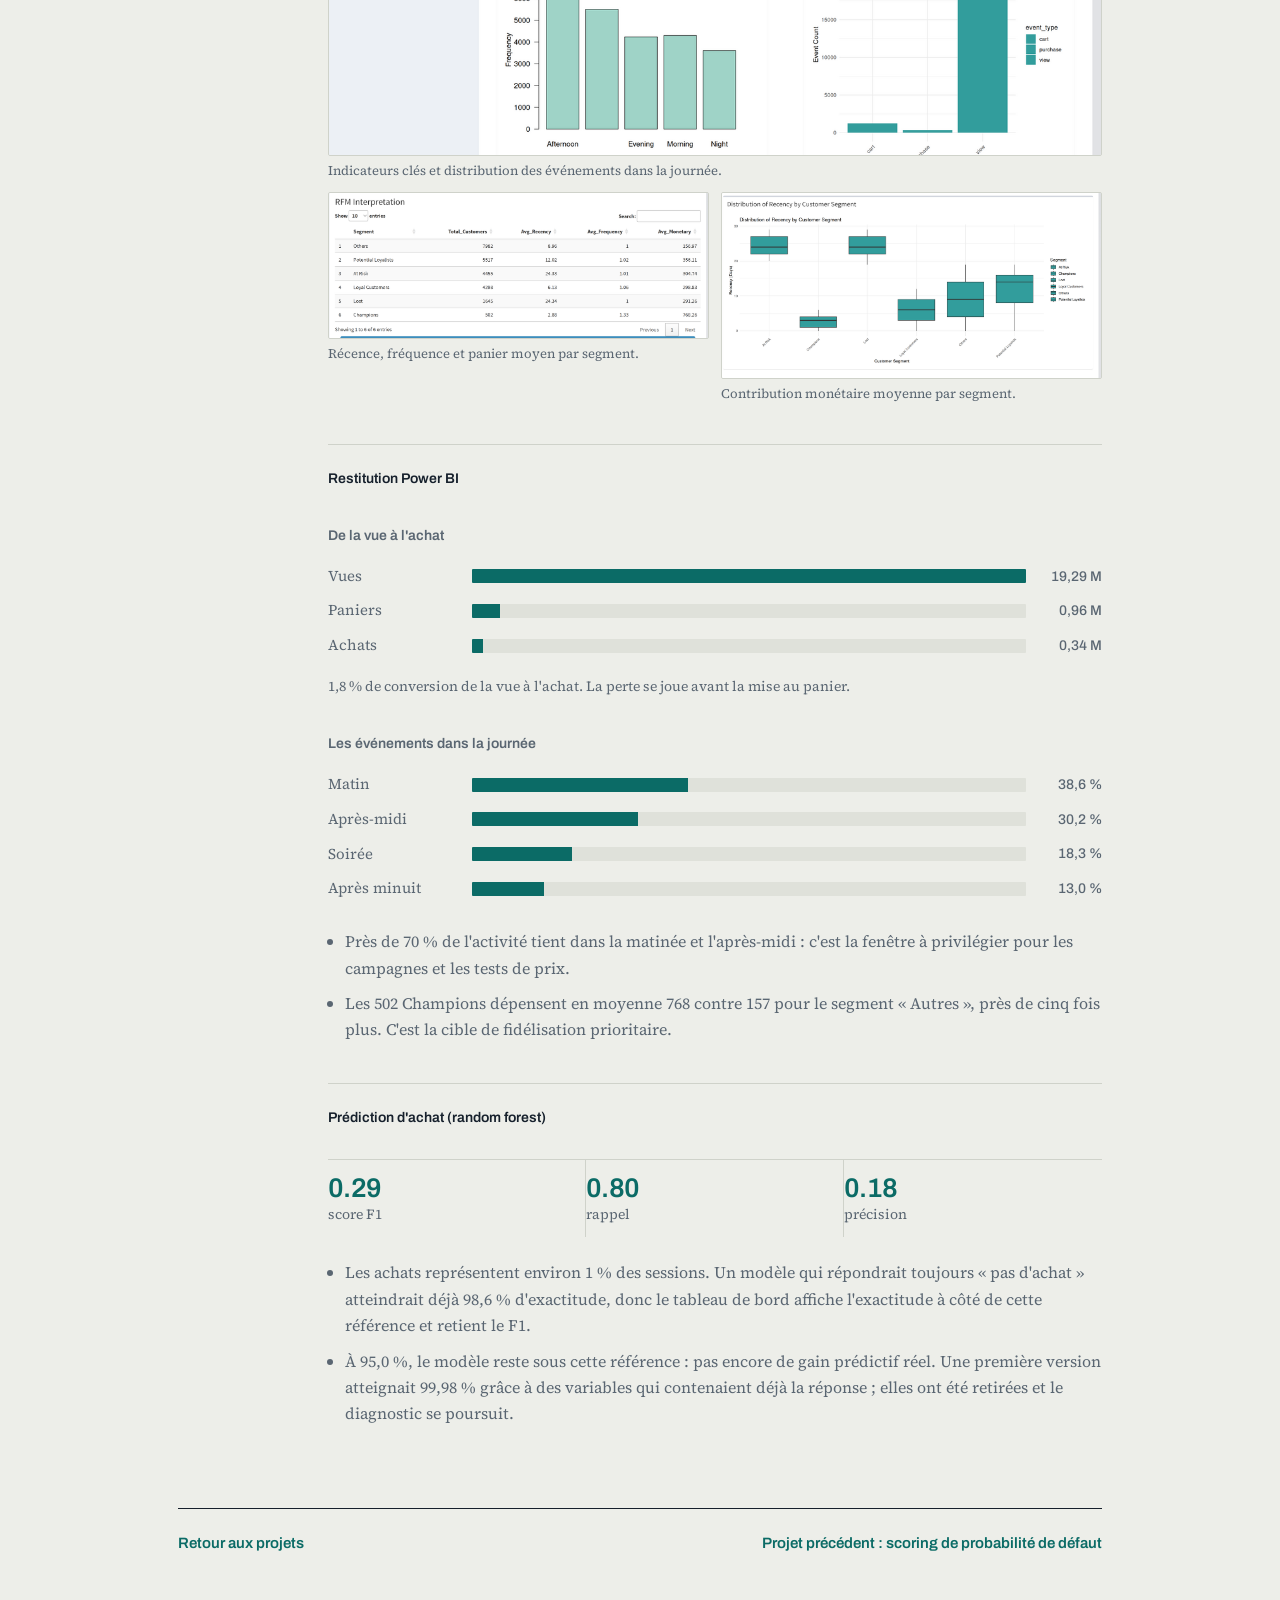
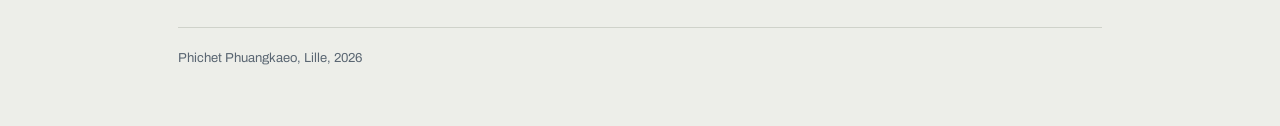
<file: projet-rfm.html>
<!DOCTYPE html>
<html lang="fr">
<head>
<meta charset="utf-8">
<meta name="viewport" content="width=device-width, initial-scale=1">
<title>Segmentation client RFM — Phichet Phuangkaeo</title>
<meta name="description" content="Application R / Shiny sur le comportement d'achat e-commerce, du nettoyage des données à la restitution Power BI.">
<link rel="preconnect" href="https://fonts.googleapis.com">
<link rel="preconnect" href="https://fonts.gstatic.com" crossorigin>
<link href="https://fonts.googleapis.com/css2?family=Archivo:wght@400;500;600;700&family=Source+Serif+4:ital,opsz,wght@0,8..60,400;0,8..60,600;1,8..60,400&display=swap" rel="stylesheet">
<link rel="stylesheet" href="style.css">
<link rel="stylesheet" href="box-logo.css">
</head>
<body class="ready sub">

<div class="bar" id="bar">
  <div class="bar-left">
  <div class="huyml" data-huyml aria-hidden="true"></div>
  <div class="bar-id">
    <a href="index.html" aria-label="Phichet Phuangkaeo, accueil">
      <span>Phichet Phuangkaeo</span>
    </a>
  </div>
  </div>
  <div class="lang" role="group" aria-label="Langue">
    <button id="btn-fr" aria-pressed="true">FR</button><i>/</i><button id="btn-en" aria-pressed="false">EN</button>
  </div>
</div>

<div id="app">
<main class="wrap">

  <div class="page-head">
    <a class="back" href="index.html#projets"
       data-fr="Retour aux projets" data-en="Back to the projects">Retour aux projets</a>
    <h1 data-fr="Segmentation client RFM" data-en="RFM customer segmentation">Segmentation client RFM</h1>
    <p class="sub"
           data-fr="Une application R / Shiny sur le comportement d'achat e-commerce, du nettoyage des données jusqu'à la restitution Power BI."
           data-en="An R / Shiny application on e-commerce purchase behaviour, from data cleansing to Power BI reporting.">Une application R / Shiny sur le comportement d'achat e-commerce, du nettoyage des données jusqu'à la restitution Power BI.</p>
    <div class="tags">
          <span class="tag">R</span><span class="tag">Shiny</span><span class="tag">dplyr</span>
          <span class="tag">ggplot2</span><span class="tag">randomForest</span><span class="tag">Power BI</span>
        </div>
  </div>

  <div class="body-block">
    <div class="s-name" data-fr="Le projet" data-en="The project">Le projet</div>
    <div class="s-body">

        <div class="nums countup">
          <div class="num"><div class="n" data-count="24399">0</div>
            <div class="c" data-fr="clients segmentés" data-en="customers segmented">clients segmentés</div></div>
          <div class="num"><div class="n" data-count="6">0</div>
            <div class="c" data-fr="segments RFM" data-en="RFM segments">segments RFM</div></div>
          <div class="num"><div class="n" data-count="28" data-suffix="%">0</div>
            <div class="c" data-fr="du panier à l'achat" data-en="cart to purchase">du panier à l'achat</div></div>
        </div>

        <div class="part" data-fr="Analyse R / Shiny" data-en="R / Shiny analysis">Analyse R / Shiny</div>

        <div class="chart-head" data-fr="Clients par segment" data-en="Customers by segment">Clients par segment</div>
        <div class="chartblock">
          <div class="row"><span data-fr="Autres" data-en="Others">Autres</span>
            <span class="track"><span class="fill" data-pct="100"></span></span><span class="val">7982</span></div>
          <div class="row"><span data-fr="Loyalistes pot." data-en="Potential loyal.">Loyalistes pot.</span>
            <span class="track"><span class="fill" data-pct="69"></span></span><span class="val">5517</span></div>
          <div class="row"><span data-fr="À risque" data-en="At risk">À risque</span>
            <span class="track"><span class="fill" data-pct="56"></span></span><span class="val">4455</span></div>
          <div class="row"><span data-fr="Clients fidèles" data-en="Loyal customers">Clients fidèles</span>
            <span class="track"><span class="fill" data-pct="54"></span></span><span class="val">4298</span></div>
          <div class="row"><span data-fr="Perdus" data-en="Lost">Perdus</span>
            <span class="track"><span class="fill" data-pct="21"></span></span><span class="val">1645</span></div>
          <div class="row"><span data-fr="Champions" data-en="Champions">Champions</span>
            <span class="track"><span class="fill" data-pct="6"></span></span><span class="val">502</span></div>
        </div>

        <div class="chart-head" data-fr="Panier moyen par segment" data-en="Average basket per segment">Panier moyen par segment</div>
        <div class="chartblock">
          <div class="row"><span data-fr="Champions" data-en="Champions">Champions</span>
            <span class="track"><span class="fill" data-pct="100"></span></span><span class="val">768</span></div>
          <div class="row"><span data-fr="Loyalistes pot." data-en="Potential loyal.">Loyalistes pot.</span>
            <span class="track"><span class="fill" data-pct="46"></span></span><span class="val">356</span></div>
          <div class="row"><span data-fr="À risque" data-en="At risk">À risque</span>
            <span class="track"><span class="fill" data-pct="40"></span></span><span class="val">305</span></div>
          <div class="row"><span data-fr="Clients fidèles" data-en="Loyal customers">Clients fidèles</span>
            <span class="track"><span class="fill" data-pct="39"></span></span><span class="val">299</span></div>
          <div class="row"><span data-fr="Perdus" data-en="Lost">Perdus</span>
            <span class="track"><span class="fill" data-pct="38"></span></span><span class="val">291</span></div>
          <div class="row"><span data-fr="Autres" data-en="Others">Autres</span>
            <span class="track"><span class="fill" data-pct="20"></span></span><span class="val">157</span></div>
        </div>
        <p class="note"
           data-fr="Résultats réels de l'application, sur le jeu de données d'un client fictif."
           data-en="Actual output of the application, on the dataset of a fictional client.">Résultats réels de l'application, sur le jeu de données d'un client fictif.</p>

        <div class="shots">
          <figure class="shot wide">
            <img src="shiny-kpis.png" loading="lazy"
                 alt="Page Data Visualization de l'application Shiny">
            <figcaption data-fr="Indicateurs clés et distribution des événements dans la journée."
                        data-en="Key indicators and how events spread across the day.">Indicateurs clés et distribution des événements dans la journée.</figcaption>
          </figure>
          <figure class="shot">
            <img src="shiny-rfm.png" loading="lazy" alt="Tableau d'interprétation RFM par segment">
            <figcaption data-fr="Récence, fréquence et panier moyen par segment."
                        data-en="Recency, frequency and average basket per segment.">Récence, fréquence et panier moyen par segment.</figcaption>
          </figure>
          <figure class="shot">
            <img src="shiny-segments.png" loading="lazy" alt="Contribution monétaire moyenne par segment">
            <figcaption data-fr="Contribution monétaire moyenne par segment."
                        data-en="Average monetary contribution per segment.">Contribution monétaire moyenne par segment.</figcaption>
          </figure>
        </div>

        <div class="part" data-fr="Restitution Power BI" data-en="Power BI reporting">Restitution Power BI</div>

        <div class="chart-head" data-fr="De la vue à l'achat" data-en="From view to purchase">De la vue à l'achat</div>
        <div class="chartblock">
          <div class="row"><span data-fr="Vues" data-en="Views">Vues</span>
            <span class="track"><span class="fill teal" data-pct="100"></span></span>
            <span class="val" data-fr="19,29 M" data-en="19.29M">19,29 M</span></div>
          <div class="row"><span data-fr="Paniers" data-en="Carts">Paniers</span>
            <span class="track"><span class="fill teal" data-pct="5"></span></span>
            <span class="val" data-fr="0,96 M" data-en="0.96M">0,96 M</span></div>
          <div class="row"><span data-fr="Achats" data-en="Purchases">Achats</span>
            <span class="track"><span class="fill teal" data-pct="2"></span></span>
            <span class="val" data-fr="0,34 M" data-en="0.34M">0,34 M</span></div>
        </div>
        <p class="note"
           data-fr="1,8 % de conversion de la vue à l'achat. La perte se joue avant la mise au panier."
           data-en="A 1.8% view-to-purchase conversion. The drop-off happens before the cart.">1,8 % de conversion de la vue à l'achat. La perte se joue avant la mise au panier.</p>

        <div class="chart-head" data-fr="Les événements dans la journée" data-en="Events across the day">Les événements dans la journée</div>
        <div class="chartblock">
          <div class="row"><span data-fr="Matin" data-en="Morning">Matin</span>
            <span class="track"><span class="fill teal" data-pct="39"></span></span>
            <span class="val" data-fr="38,6 %" data-en="38.6%">38,6 %</span></div>
          <div class="row"><span data-fr="Après-midi" data-en="Afternoon">Après-midi</span>
            <span class="track"><span class="fill teal" data-pct="30"></span></span>
            <span class="val" data-fr="30,2 %" data-en="30.2%">30,2 %</span></div>
          <div class="row"><span data-fr="Soirée" data-en="Evening">Soirée</span>
            <span class="track"><span class="fill teal" data-pct="18"></span></span>
            <span class="val" data-fr="18,3 %" data-en="18.3%">18,3 %</span></div>
          <div class="row"><span data-fr="Après minuit" data-en="After midnight">Après minuit</span>
            <span class="track"><span class="fill teal" data-pct="13"></span></span>
            <span class="val" data-fr="13,0 %" data-en="13.0%">13,0 %</span></div>
        </div>

        <ul class="points">
          <li data-fr="Près de 70 % de l'activité tient dans la matinée et l'après-midi : c'est la fenêtre à privilégier pour les campagnes et les tests de prix."
              data-en="Nearly 70% of the activity sits in the morning and the afternoon, which is the window to favour for campaigns and price tests.">Près de 70 % de l'activité tient dans la matinée et l'après-midi : c'est la fenêtre à privilégier pour les campagnes et les tests de prix.</li>
          <li data-fr="Les 502 Champions dépensent en moyenne 768 contre 157 pour le segment « Autres », près de cinq fois plus. C'est la cible de fidélisation prioritaire."
              data-en="The 502 Champions spend 768 on average against 157 for the Others segment, nearly five times more. That is the priority retention target.">Les 502 Champions dépensent en moyenne 768 contre 157 pour le segment « Autres », près de cinq fois plus. C'est la cible de fidélisation prioritaire.</li>
        </ul>

        <div class="part" data-fr="Prédiction d'achat (random forest)" data-en="Purchase prediction (random forest)">Prédiction d'achat (random forest)</div>

        <div class="nums teal countup">
          <div class="num"><div class="n" data-count="0.36" data-dec="2">0.00</div>
            <div class="c" data-fr="score F1" data-en="F1 score">score F1</div></div>
          <div class="num"><div class="n" data-count="1" data-dec="2">0.00</div>
            <div class="c" data-fr="rappel" data-en="recall">rappel</div></div>
          <div class="num"><div class="n" data-count="0.22" data-dec="2">0.00</div>
            <div class="c" data-fr="précision" data-en="precision">précision</div></div>
        </div>

        <ul class="points">
          <li data-fr="Les achats représentent environ 1 % des sessions. Un modèle qui répondrait toujours « pas d'achat » atteindrait déjà 98,6 % d'exactitude, donc le tableau de bord affiche l'exactitude à côté de cette référence et retient le F1."
              data-en="Purchases are about 1% of sessions. A model always answering no purchase would already reach 98.6% accuracy, so the dashboard shows accuracy next to that baseline and keeps F1 as the headline.">Les achats représentent environ 1 % des sessions. Un modèle qui répondrait toujours « pas d'achat » atteindrait déjà 98,6 % d'exactitude, donc le tableau de bord affiche l'exactitude à côté de cette référence et retient le F1.</li>
          <li data-fr="À 95,0 %, le modèle reste sous cette référence : pas encore de gain prédictif réel. Une première version atteignait 99,98 % grâce à des variables qui contenaient déjà la réponse ; elles ont été retirées et le diagnostic se poursuit."
              data-en="At 95.0% it stays below that baseline, so no real predictive gain yet. An earlier version reached 99.98% thanks to features that already contained the answer; those were removed and the diagnosis continues.">À 95,0 %, le modèle reste sous cette référence : pas encore de gain prédictif réel. Une première version atteignait 99,98 % grâce à des variables qui contenaient déjà la réponse ; elles ont été retirées et le diagnostic se poursuit.</li>
        </ul>

    </div>
  </div>

  <div class="next">
    <a href="index.html#projets" data-fr="Retour aux projets" data-en="Back to the projects">Retour aux projets</a>
    <a href="projet-scoring-pd.html" data-fr="Projet précédent : scoring de probabilité de défaut" data-en="Previous project: probability-of-default scoring">Projet précédent : scoring de probabilité de défaut</a>
  </div>

  <footer>Phichet Phuangkaeo, Lille, 2026</footer>
</main>
</div>

<script src="script.js" defer></script>
<script src="box-logo.js" defer></script>
</body>
</html>
</file>
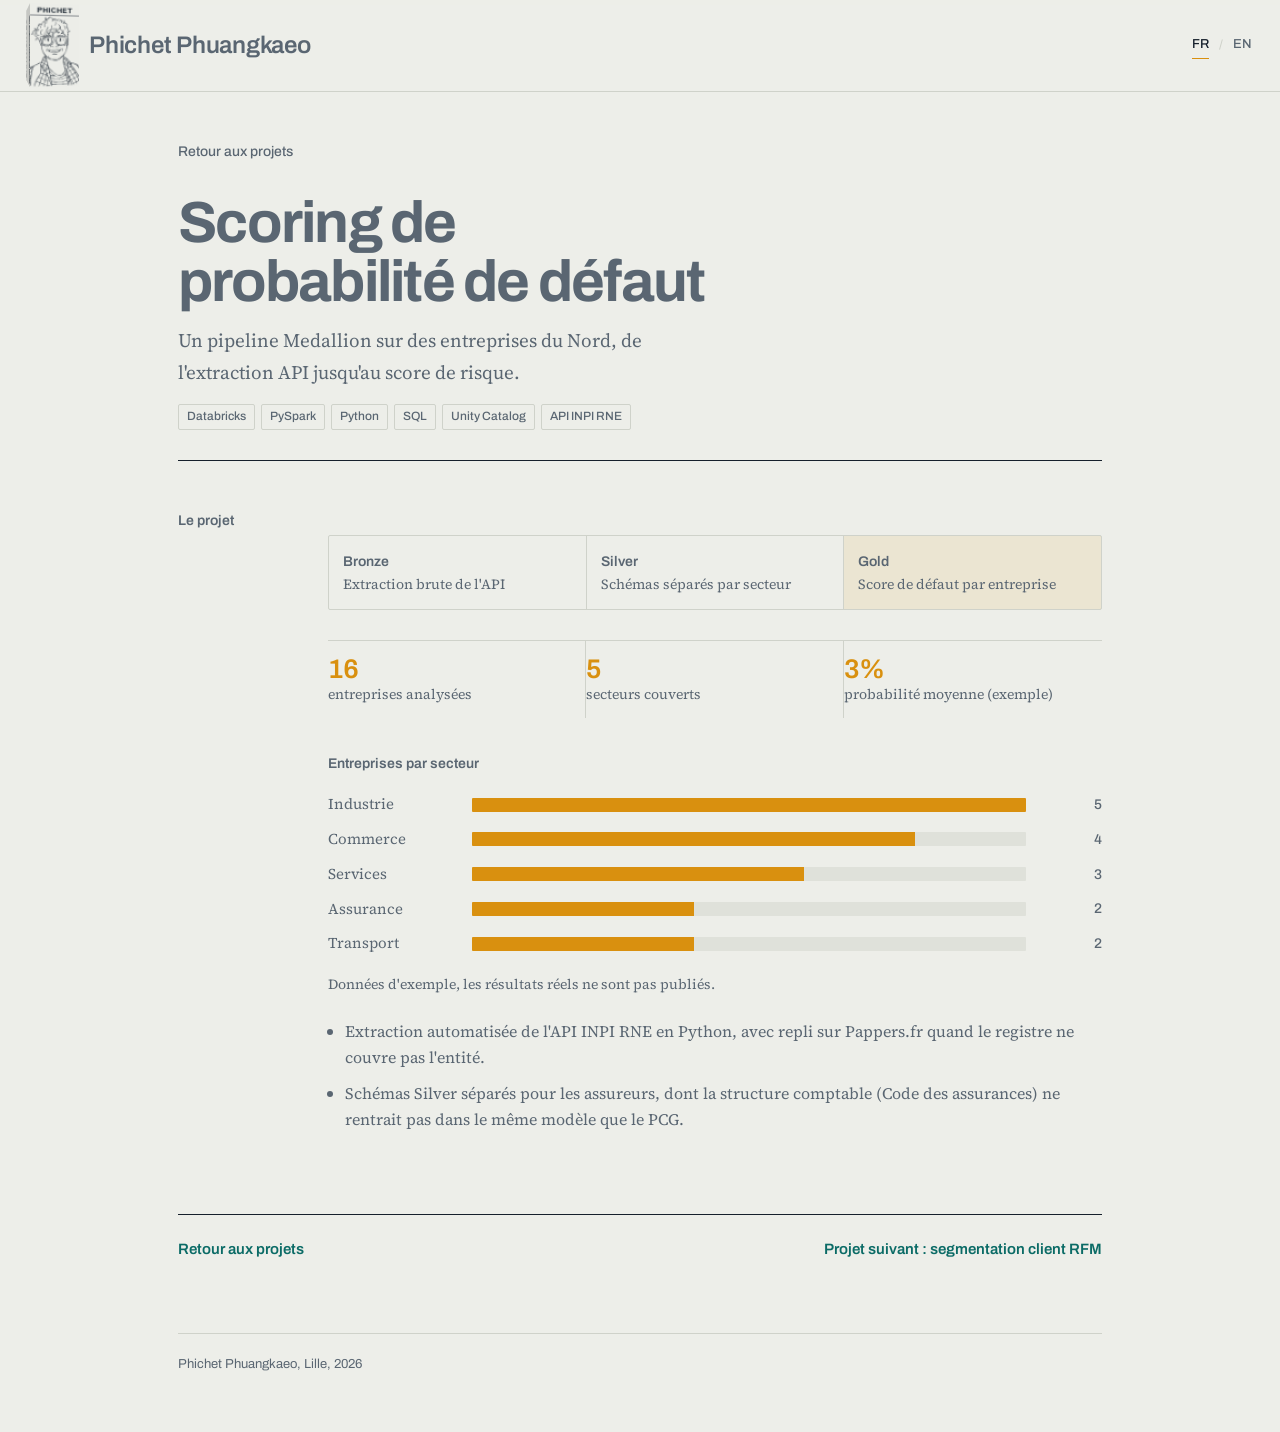
<file: projet-scoring-pd.html>
<!DOCTYPE html>
<html lang="fr">
<head>
<meta charset="utf-8">
<meta name="viewport" content="width=device-width, initial-scale=1">
<title>Scoring de probabilité de défaut — Phichet Phuangkaeo</title>
<meta name="description" content="Pipeline Medallion sur Databricks : de l'API INPI RNE jusqu'à un score de probabilité de défaut par entreprise.">
<link rel="preconnect" href="https://fonts.googleapis.com">
<link rel="preconnect" href="https://fonts.gstatic.com" crossorigin>
<link href="https://fonts.googleapis.com/css2?family=Archivo:wght@400;500;600;700&family=Source+Serif+4:ital,opsz,wght@0,8..60,400;0,8..60,600;1,8..60,400&display=swap" rel="stylesheet">
<link rel="stylesheet" href="style.css">
<link rel="stylesheet" href="box-logo.css">
</head>
<body class="ready sub">

<div class="bar" id="bar">
  <div class="bar-left">
  <div class="huyml" data-huyml aria-hidden="true"></div>
  <div class="bar-id">
    <a href="index.html" aria-label="Phichet Phuangkaeo, accueil">
      <span>Phichet Phuangkaeo</span>
    </a>
  </div>
  </div>
  <div class="lang" role="group" aria-label="Langue">
    <button id="btn-fr" aria-pressed="true">FR</button><i>/</i><button id="btn-en" aria-pressed="false">EN</button>
  </div>
</div>

<div id="app">
<main class="wrap">

  <div class="page-head">
    <a class="back" href="index.html#projets"
       data-fr="Retour aux projets" data-en="Back to the projects">Retour aux projets</a>
    <h1 data-fr="Scoring de probabilité de défaut" data-en="Probability-of-default scoring">Scoring de probabilité de défaut</h1>
    <p class="sub"
           data-fr="Un pipeline Medallion sur des entreprises du Nord, de l'extraction API jusqu'au score de risque."
           data-en="A Medallion pipeline on companies in the Nord region, from API extraction to a risk score.">Un pipeline Medallion sur des entreprises du Nord, de l'extraction API jusqu'au score de risque.</p>
    <div class="tags">
          <span class="tag">Databricks</span><span class="tag">PySpark</span><span class="tag">Python</span>
          <span class="tag">SQL</span><span class="tag">Unity Catalog</span><span class="tag">API INPI RNE</span>
        </div>
  </div>

  <div class="body-block">
    <div class="s-name" data-fr="Le projet" data-en="The project">Le projet</div>
    <div class="s-body">

        <div class="pipeline" id="pipeline">
          <div class="stage"><div class="s-step">Bronze</div>
            <div class="s-what" data-fr="Extraction brute de l'API" data-en="Raw API extraction">Extraction brute de l'API</div></div>
          <div class="stage"><div class="s-step">Silver</div>
            <div class="s-what" data-fr="Schémas séparés par secteur" data-en="Schemas split by sector">Schémas séparés par secteur</div></div>
          <div class="stage gold"><div class="s-step">Gold</div>
            <div class="s-what" data-fr="Score de défaut par entreprise" data-en="Default score per company">Score de défaut par entreprise</div></div>
        </div>

        <div class="nums countup">
          <div class="num"><div class="n" data-count="16">0</div>
            <div class="c" data-fr="entreprises analysées" data-en="companies analysed">entreprises analysées</div></div>
          <div class="num"><div class="n" data-count="5">0</div>
            <div class="c" data-fr="secteurs couverts" data-en="sectors covered">secteurs couverts</div></div>
          <div class="num"><div class="n" data-count="3" data-suffix="%">0</div>
            <div class="c" data-fr="probabilité moyenne (exemple)" data-en="average probability (sample)">probabilité moyenne (exemple)</div></div>
        </div>

        <div class="chart-head" data-fr="Entreprises par secteur" data-en="Companies by sector">Entreprises par secteur</div>
        <div class="chartblock">
          <div class="row"><span data-fr="Industrie" data-en="Industry">Industrie</span>
            <span class="track"><span class="fill" data-pct="100"></span></span><span class="val">5</span></div>
          <div class="row"><span data-fr="Commerce" data-en="Retail">Commerce</span>
            <span class="track"><span class="fill" data-pct="80"></span></span><span class="val">4</span></div>
          <div class="row"><span data-fr="Services" data-en="Services">Services</span>
            <span class="track"><span class="fill" data-pct="60"></span></span><span class="val">3</span></div>
          <div class="row"><span data-fr="Assurance" data-en="Insurance">Assurance</span>
            <span class="track"><span class="fill" data-pct="40"></span></span><span class="val">2</span></div>
          <div class="row"><span data-fr="Transport" data-en="Transport">Transport</span>
            <span class="track"><span class="fill" data-pct="40"></span></span><span class="val">2</span></div>
        </div>
        <p class="note"
           data-fr="Données d'exemple, les résultats réels ne sont pas publiés."
           data-en="Sample data, the real results are not published.">Données d'exemple, les résultats réels ne sont pas publiés.</p>

        <ul class="points">
          <li data-fr="Extraction automatisée de l'API INPI RNE en Python, avec repli sur Pappers.fr quand le registre ne couvre pas l'entité."
              data-en="Automated extraction from the INPI RNE API in Python, falling back to Pappers.fr when the registry does not cover an entity.">Extraction automatisée de l'API INPI RNE en Python, avec repli sur Pappers.fr quand le registre ne couvre pas l'entité.</li>
          <li data-fr="Schémas Silver séparés pour les assureurs, dont la structure comptable (Code des assurances) ne rentrait pas dans le même modèle que le PCG."
              data-en="Separate Silver schemas for insurers, whose accounting structure (Code des assurances) would not fit the same model as the general chart of accounts.">Schémas Silver séparés pour les assureurs, dont la structure comptable (Code des assurances) ne rentrait pas dans le même modèle que le PCG.</li>
        </ul>

    </div>
  </div>

  <div class="next">
    <a href="index.html#projets" data-fr="Retour aux projets" data-en="Back to the projects">Retour aux projets</a>
    <a href="projet-rfm.html" data-fr="Projet suivant : segmentation client RFM" data-en="Next project: RFM customer segmentation">Projet suivant : segmentation client RFM</a>
  </div>

  <footer>Phichet Phuangkaeo, Lille, 2026</footer>
</main>
</div>

<script src="script.js" defer></script>
<script src="box-logo.js" defer></script>
</body>
</html>
</file>
<file: style.css>
:root{
    --paper:#EDEEE9;
    --ink:#16202C;
    --muted:#5A6672;
    --rule:#CFD2CA;
    --rule-soft:#DFE1DA;
    --amber:#D9900F;
    --teal:#0B6B66;
    --gutter:150px;
  }
  *{box-sizing:border-box}
  html{scroll-behavior:smooth}
  body{
    margin:0;
    background:#D7DACF;
    color:var(--ink);
    font-family:"Source Serif 4",Georgia,"Times New Roman",serif;
    font-size:17px;
    line-height:1.65;
    -webkit-font-smoothing:antialiased;
  }
  h1,h2,h3,h4,.sans{font-family:"Archivo",system-ui,-apple-system,"Segoe UI",sans-serif}
  a{color:var(--teal)}

  .wrap{max-width:980px;margin:0 auto;padding:0 28px}

  /* ---------- header ---------- */
  .bar{
    position:fixed;top:0;left:0;right:0;z-index:60;height:92px;
    display:flex;align-items:center;justify-content:space-between;
    padding:0 28px;
    background:rgba(237,238,233,0);
    border-bottom:1px solid transparent;
    transition:background .3s ease,border-color .3s ease;
  }
  .bar.stuck{background:rgba(237,238,233,.98);border-bottom-color:var(--rule)}
  .bar-left{display:flex;align-items:center;gap:16px}
  .bar .huyml{--logo-w:45px;flex:none}
  .bar .huyml__ground{display:none}  /* no drop shadow: the box sits flush on the header */
  .bar-id{display:flex;align-items:center;gap:11px;opacity:0;transition:opacity .35s ease}
  .bar.stuck .bar-id{opacity:1}
  .bar-id span{font-family:"Archivo",sans-serif;font-size:24px;font-weight:600;letter-spacing:-.01em}
  .lang{display:flex;align-items:center;gap:10px;font-family:"Archivo",sans-serif;font-size:13px;font-weight:500}
  .lang button{
    border:0;background:transparent;padding:2px 0;cursor:pointer;color:var(--muted);
    font:inherit;border-bottom:1.5px solid transparent;
  }
  .lang button[aria-pressed="true"]{color:var(--ink);border-bottom-color:var(--amber)}
  .lang i{color:var(--rule);font-style:normal}

  /* ---------- opening frame ---------- */
  .backdrop{
    position:fixed;inset:0;z-index:0;pointer-events:none;
    background:
      radial-gradient(58% 48% at 18% 26%, rgba(217,144,15,.22), transparent 70%),
      radial-gradient(52% 44% at 82% 72%, rgba(11,107,102,.20), transparent 70%),
      #D7DACF;
    transition:opacity .4s ease .1s;
  }
  body.ready .backdrop{opacity:0}
  /* only the zoom animates: corners and shadow forced a full-page repaint every frame */
  #app{
    position:relative;z-index:1;background:var(--paper);overflow:clip;
    transform-origin:50% 40vh;transform:scale(.97);
    transition:transform .6s cubic-bezier(.16,1,.3,1);
  }
  body.ready #app{transform:none}

  /* ---------- hero ---------- */
  .hero{
    min-height:100svh;display:flex;flex-direction:column;justify-content:center;
    padding:132px 0 44px;
  }
  .hero-grid{display:grid;grid-template-columns:1fr 210px;gap:44px;align-items:end}
  h1{
    font-size:clamp(46px,9.4vw,92px);font-weight:700;line-height:.94;
    letter-spacing:-.035em;margin:0;
  }
  h1 .l2{display:block}
  .lead{
    font-size:clamp(19px,2.3vw,23px);line-height:1.5;max-width:30ch;
    margin:26px 0 0;color:var(--ink);
  }
  .role{
    font-family:"Archivo",sans-serif;font-size:14px;font-weight:600;
    letter-spacing:.01em;color:var(--teal);margin:0 0 20px;
  }
  .portrait{width:210px;aspect-ratio:3/4;object-fit:cover;object-position:50% 20%;border-radius:2px;
    transition:opacity .4s ease}
  .portrait.fade{opacity:.18}

  /* ---------- facts ---------- */
  .facts{
    margin:0;border-top:1px solid var(--ink);
  }
  .facts dl{display:grid;grid-template-columns:var(--gutter) 1fr;margin:0}
  .facts dt{
    font-family:"Archivo",sans-serif;font-size:13px;font-weight:500;color:var(--muted);
    padding:11px 0;border-bottom:1px solid var(--rule-soft);
  }
  .facts dd{margin:0;padding:11px 0;border-bottom:1px solid var(--rule-soft);font-size:16px}
  .facts dl:last-child dt,.facts dl:last-child dd{border-bottom:0}

  .actions{display:flex;gap:10px;flex-wrap:wrap;margin:clamp(26px,4.5vh,46px) 0 0}
  .btn{
    font-family:"Archivo",sans-serif;font-size:14px;font-weight:600;text-decoration:none;
    padding:11px 20px;border-radius:2px;display:inline-block;
  }
  .btn-main{background:var(--teal);color:var(--paper)}
  .btn-main:hover{background:#0a5a56}
  .btn-plain{color:var(--ink);border:1px solid var(--rule);background:transparent}
  .btn-plain:hover{border-color:var(--ink)}

  /* ---------- sections ---------- */
  section{
    display:grid;grid-template-columns:var(--gutter) 1fr;
    border-top:1px solid var(--ink);margin-top:76px;padding-top:18px;
  }
  .s-name{
    font-family:"Archivo",sans-serif;font-size:14px;font-weight:600;color:var(--muted);
    padding-top:2px;
  }
  .s-body{min-width:0}
  h3{font-family:"Archivo",sans-serif;font-size:21px;font-weight:600;letter-spacing:-.015em;margin:0}
  .sub{color:var(--muted);margin:5px 0 0;font-size:16px}

  /* ---------- projects ---------- */
  .proj{padding-bottom:4px}
  .proj + .proj{margin-top:54px;padding-top:40px;border-top:1px solid var(--rule)}
  .tags{display:flex;flex-wrap:wrap;gap:6px;margin:16px 0 0}
  .tag{
    font-family:"Archivo",sans-serif;font-size:12px;font-weight:500;color:var(--muted);
    border:1px solid var(--rule);border-radius:2px;padding:2px 8px;
  }
  .pipeline{display:flex;align-items:stretch;gap:0;margin:28px 0 0;border:1px solid var(--rule);border-radius:2px}
  .stage{
    flex:1;padding:14px 14px;border-right:1px solid var(--rule);
    opacity:.3;transition:opacity .5s ease,background .5s ease;
  }
  .stage:last-child{border-right:0}
  .stage.on{opacity:1}
  .stage.gold.on{background:rgba(217,144,15,.1)}
  .s-step{font-family:"Archivo",sans-serif;font-size:14px;font-weight:600}
  .s-what{font-size:14px;color:var(--muted);margin-top:2px;line-height:1.4}

  .nums{display:grid;grid-template-columns:repeat(3,1fr);gap:0;margin:30px 0 0;
    border-top:1px solid var(--rule)}
  .num{padding:14px 16px 14px 0;border-right:1px solid var(--rule)}
  .num:last-child{border-right:0}
  .num .n{
    font-family:"Archivo",sans-serif;font-size:27px;font-weight:600;color:var(--amber);
    line-height:1.1;font-variant-numeric:tabular-nums;letter-spacing:-.02em;
  }
  .num .c{font-size:14px;color:var(--muted);margin-top:1px;line-height:1.35}
  .nums.teal .n{color:var(--teal)}

  .chart-head{font-family:"Archivo",sans-serif;font-size:14px;font-weight:600;margin:34px 0 12px}
  .row{display:grid;grid-template-columns:132px 1fr 64px;align-items:center;gap:12px;
    padding:5px 0;font-size:15px}
  .track{background:var(--rule-soft);height:14px;border-radius:1px;overflow:hidden}
  .fill{display:block;height:100%;width:0;background:var(--amber);
    transition:width 1.05s cubic-bezier(.3,0,.2,1)}
  .fill.teal{background:var(--teal)}
  .val{text-align:right;font-family:"Archivo",sans-serif;font-size:14px;font-weight:500;
    color:var(--muted);font-variant-numeric:tabular-nums}
  .note{font-size:14px;color:var(--muted);margin:12px 0 0}

  .part{
    font-family:"Archivo",sans-serif;font-size:14px;font-weight:600;color:var(--ink);
    margin:40px 0 0;padding-top:22px;border-top:1px solid var(--rule);
  }
  .shots{display:grid;grid-template-columns:1fr 1fr;gap:12px;margin:24px 0 0}
  .shot{margin:0}
  .shot img{width:100%;display:block;border:1px solid var(--rule);border-radius:2px;background:#fff}
  .shot figcaption{font-size:13px;color:var(--muted);margin-top:6px;line-height:1.4}
  .shot.wide{grid-column:1/-1}
  ul.points{margin:22px 0 0;padding-left:17px}
  ul.points li{margin-bottom:9px}

  /* ---------- timeline ---------- */
  .job{display:grid;grid-template-columns:118px 1fr;gap:16px;padding:16px 0;
    border-bottom:1px solid var(--rule-soft)}
  .job:last-child{border-bottom:0}
  .when{font-family:"Archivo",sans-serif;font-size:13px;font-weight:500;color:var(--muted);
    padding-top:3px;font-variant-numeric:tabular-nums}
  .what{font-family:"Archivo",sans-serif;font-size:16px;font-weight:600}
  .where{font-size:15px;color:var(--muted)}
  .detail{font-size:15px;color:var(--muted);margin-top:5px}

  /* ---------- skills, education ---------- */
  .pairs{display:grid;grid-template-columns:1fr;border-top:1px solid var(--rule-soft)}
  .pair{display:grid;grid-template-columns:172px 1fr;gap:16px;padding:13px 0;
    border-bottom:1px solid var(--rule-soft)}
  .pair b{font-family:"Archivo",sans-serif;font-size:14px;font-weight:600;color:var(--teal)}
  .pair span{font-size:15px}
  .langs{font-size:16px;margin:0}
  .langs b{font-family:"Archivo",sans-serif;font-size:15px;font-weight:600}

  /* ---------- contact ---------- */
  .call{font-family:"Archivo",sans-serif;font-size:clamp(23px,3.4vw,32px);font-weight:600;
    letter-spacing:-.02em;line-height:1.2;margin:0 0 8px;max-width:20ch}
  .mail{display:inline-block;margin:18px 0 0;font-family:"Archivo",sans-serif;font-weight:600;
    font-size:clamp(17px,2.4vw,22px);color:var(--ink);text-decoration:none;
    border-bottom:2px solid var(--amber);letter-spacing:-.01em}
  .mail:hover{color:var(--teal);border-bottom-color:var(--teal)}
  .reach{margin:22px 0 0;font-size:15px;color:var(--muted)}
  .reach a{color:var(--muted);text-decoration:none;border-bottom:1px solid var(--rule)}
  .reach a:hover{color:var(--ink);border-bottom-color:var(--ink)}
  footer{border-top:1px solid var(--rule);margin-top:72px;padding:20px 0 56px;
    font-family:"Archivo",sans-serif;font-size:13px;color:var(--muted)}

  /* ---------- hero plot ---------- */
  .trend{
    margin:clamp(26px,5vh,58px) calc(50% - 50vw) 0;width:100vw;position:relative;
  }
  .trend svg{display:block;width:100%}
  .trend .grid{stroke:var(--rule-soft);stroke-width:1}
  .trend .base{stroke:var(--rule);stroke-width:1}
  .trend .area{fill:var(--amber);opacity:0;transition:opacity .6s ease .2s}
  .trend.settled .area{opacity:.07}
  .trend .dot{fill:var(--amber);opacity:0;transform:translateY(var(--from));
    transition:transform .8s cubic-bezier(.22,.75,.25,1),opacity .4s ease}
  .trend.settled .dot{opacity:.55;transform:translateY(0)}
  .trend .line{fill:none;stroke:var(--teal);stroke-width:2;stroke-linecap:round;
    stroke-linejoin:round;stroke-dasharray:var(--len);stroke-dashoffset:var(--len);
    transition:stroke-dashoffset .9s cubic-bezier(.4,0,.2,1) .1s}
  .trend.settled .line{stroke-dashoffset:0}
  .trend .head{fill:var(--teal);opacity:0;transition:opacity .4s ease .9s}
  .trend.settled .head{opacity:1}
  .trend .mark{font-family:"Archivo",sans-serif;font-size:12px;font-weight:500;
    fill:var(--muted);opacity:0;transition:opacity .5s ease .8s}
  .trend.settled .mark{opacity:1}

  /* ---------- intro ---------- */
  .lift{opacity:0;transform:translateY(14px);
    transition:opacity .45s ease,transform .5s cubic-bezier(.2,.8,.2,1)}
  .lift.in{opacity:1;transform:none}
  /* plain fade + rise: animating a blur filter is one of the costliest paints */
  .w{display:inline-block;opacity:0;transform:translateY(18px);
    transition:opacity .45s ease,transform .55s cubic-bezier(.2,.8,.2,1)}
  .w.in{opacity:1;transform:none}
  .facts{overflow:hidden}
  .facts dl{opacity:0;transform:translateY(10px);
    transition:opacity .35s ease,transform .4s cubic-bezier(.2,.8,.2,1)}
  .facts dl.in{opacity:1;transform:none}
  .portrait{opacity:0;transition:opacity .5s ease}
  .portrait.in{opacity:1}
  .portrait.in.fade{opacity:.18}

  .val{opacity:0;transition:opacity .45s ease}
  .chartblock.drawn .val{opacity:1}

  :focus-visible{outline:2px solid var(--teal);outline-offset:3px}

  @media (max-width:860px){
    body{font-size:16px}
    .wrap{padding:0 20px}
    .bar{padding:0 20px}
    .bar-left{gap:12px}
    .bar-id span{font-size:18px}
    .hero{padding:116px 0 34px;min-height:100svh}
    .hero-grid{grid-template-columns:1fr;gap:22px;align-items:start}
    #app{transform-origin:50% 34vh}
    .portrait{width:128px}
    .facts dl,section,.pair{grid-template-columns:1fr}
    .facts dt{padding-bottom:0;border-bottom:0}
    .facts dd{padding-top:2px}
    section{border-top:1px solid var(--ink);margin-top:52px;padding-top:16px}
    .s-name{margin-bottom:16px}
    .pair{gap:2px;padding:12px 0}
    .nums{grid-template-columns:1fr;border-top:0}
    .num{border-right:0;border-top:1px solid var(--rule);padding:12px 0}
    .pipeline{flex-direction:column}
    .stage{border-right:0;border-bottom:1px solid var(--rule)}
    .stage:last-child{border-bottom:0}
    .shots{grid-template-columns:1fr}
    .row{grid-template-columns:104px 1fr 58px;gap:9px;font-size:14px}
    .job{grid-template-columns:1fr;gap:2px}
  }
  @media (prefers-reduced-motion:reduce){
    html{scroll-behavior:auto}
    *{transition:none !important;animation:none !important}
    .stage{opacity:1}
    .portrait,.portrait.fade{opacity:1}
    .lift,.w,.facts dl{opacity:1;transform:none}
    .trend .dot{opacity:.55;transform:none}
    .trend .line{stroke-dashoffset:0}
    .trend .area{opacity:.07}
    .trend .head,.trend .mark{opacity:1}
    #app{transform:none}
    .backdrop{opacity:0}
    .val{opacity:1}
  }

/* ---------- project summary cards (home) ---------- */
.psum{display:block;text-decoration:none;color:inherit;padding:26px 0 28px;
  border-bottom:1px solid var(--rule)}
.psum:first-child{padding-top:4px}
.psum:last-child{border-bottom:0;padding-bottom:4px}
.psum h3{transition:color .2s ease}
.psum:hover h3,.psum:focus-visible h3{color:var(--teal)}
.more{font-family:"Archivo",sans-serif;font-size:14px;font-weight:600;color:var(--teal);
  margin:20px 0 0;display:inline-block;border-bottom:1.5px solid transparent}
.psum:hover .more{border-bottom-color:var(--teal)}

/* ---------- project pages ---------- */
.back{font-family:"Archivo",sans-serif;font-size:14px;font-weight:500;color:var(--muted);
  text-decoration:none;display:inline-block;margin:0 0 30px}
.back:hover{color:var(--ink)}
.page-head{padding:132px 0 0;border-bottom:1px solid var(--ink);padding-bottom:30px}
.page-head h1{font-size:clamp(32px,5.6vw,58px);line-height:1.02;letter-spacing:-.03em;max-width:16ch}
.page-head .sub{font-size:19px;max-width:54ch;margin-top:14px}
.body-block{display:grid;grid-template-columns:var(--gutter) 1fr;margin-top:46px}
.body-block + .body-block{margin-top:56px;border-top:1px solid var(--rule);padding-top:26px}
.next{display:flex;justify-content:space-between;gap:20px;flex-wrap:wrap;
  border-top:1px solid var(--ink);margin-top:72px;padding:22px 0 0}
.next a{font-family:"Archivo",sans-serif;font-size:15px;font-weight:600;text-decoration:none}
@media (max-width:860px){
  .page-head{padding-top:112px}
  .body-block{grid-template-columns:1fr}
  .body-block .s-name{margin-bottom:16px}
}

/* the header stays visible on the project pages */
body.sub .bar{background:rgba(237,238,233,.98);border-bottom-color:var(--rule)}
body.sub .bar-id{opacity:1}
body.sub .bar-id a{display:flex;align-items:center;gap:11px;color:inherit;text-decoration:none}
body.sub .bar-id a:hover span{color:var(--teal)}

/* detail lists inside the parcours */
.job ul{margin:7px 0 0;padding-left:17px;font-size:15px;color:var(--muted);line-height:1.55}
.job li{margin-bottom:5px}
.job li:last-child{margin-bottom:0}

/* keywords inside the parcours */
.job li b,.job .where b{font-weight:600;color:var(--ink)}
</file>
<file: box-logo.css>
/* 3D box logo, extracted from box-logo.html.
   Colours inherit the site's --paper / --ink so the box sits flush on the header. */
.huyml{
  --paper-top:#F6F7F3;
  --ink-hover:var(--teal);
  --logo-w:300px;
  font-family:Inter,"Helvetica Neue",Helvetica,Arial,sans-serif;
  line-height:normal;
  -webkit-font-smoothing:antialiased;
}

  /* ===================== LOGO: กล่อง 3 มิติ ===================== */
  /* สัดส่วนอ้างอิง: ด้านข้าง 300×500, ฝา 300×300 (กว้าง = ลึก) */
  .huyml{
    --W:var(--logo-w);
    --D:var(--logo-w);                       /* ความลึก = ความกว้าง */
    --H:calc(var(--logo-w) * 5 / 3);         /* สูง 500 เมื่อกว้าง 300 */
    position:relative;
    color:var(--ink);
    width:var(--W); height:var(--H);
    perspective:calc(var(--W) * 5);
    user-select:none; -webkit-tap-highlight-color:transparent;
    cursor:grab; touch-action:pan-y;
  }
  .huyml:hover{--ink:var(--ink-hover)}
  .huyml:active{cursor:grabbing}

  /* ตาคนดูอยู่ระดับกลางกล่องพอดี (--tilt:0) มองตรง ๆ จึงเห็นเฉพาะหน้ากล่อง
     ฝาบนหันหนีสายตาจนถูกซ่อนด้วย backface-visibility
     ส่วน perspective ทำให้ตอนหมุนยังอ่านเป็นก้อนสามมิติ ไม่ใช่กระดาษสองแผ่น */
  .huyml__box{
    position:relative; width:100%; height:100%;
    transform-style:preserve-3d;
    transform:rotateX(var(--tilt,0deg)) rotateY(var(--deg,0deg));
    will-change:transform;
  }

  /* ---- หน้าแต่ละด้าน ---- */
  .huyml__side,.huyml__cap{
    position:absolute; left:0;
    background:var(--paper);
    transition:color .22s ease;
    overflow:hidden;
    backface-visibility:hidden;              /* มองเห็นเฉพาะจากด้านนอกกล่อง */
    -webkit-backface-visibility:hidden;
  }
  .huyml__side{top:0; width:var(--W); height:var(--H)}
  .huyml__side--a{transform:translateZ(calc(var(--D) / 2))}
  .huyml__side--b{transform:rotateY( 90deg) translateZ(calc(var(--D) / 2))}
  .huyml__side--c{transform:rotateY(180deg) translateZ(calc(var(--D) / 2))}
  .huyml__side--d{transform:rotateY(270deg) translateZ(calc(var(--D) / 2))}

  .huyml__cap{
    width:var(--W); height:var(--D);
    top:50%; margin-top:calc(var(--D) / -2);
  }
  .huyml__cap--top{
    background:var(--paper-top);
    transform:rotateX( 90deg) translateZ(calc(var(--H) / 2));
  }
  .huyml__cap--bot{transform:rotateX(-90deg) translateZ(calc(var(--H) / 2))}

  /* ---- แสงเงา: ทาทับตามมุมที่หันเข้าหาคนดู (JS คุมค่า) ---- */
  .huyml__shade{
    position:absolute; inset:0; pointer-events:none;
    background:#000; opacity:var(--sh,0);
  }

  /* ---- เงาใต้กล่อง ---- */
  .huyml__ground{
    position:absolute; left:50%; top:var(--gy,100%);
    width:calc(var(--W) * 1.15); height:calc(var(--W) * .26);
    transform:translate(-50%,-25%);
    background:radial-gradient(ellipse at center,rgba(0,0,0,.30),transparent 70%);
    pointer-events:none;
  }

  /* ---- เนื้อหาในแต่ละหน้า: เขียนด้วยพิกัดอ้างอิงแล้วย่อ/ขยายทีเดียว ---- */
  .huyml__fit{
    position:absolute; top:0; left:0;
    transform-origin:top left; transform:scale(var(--s,1));
  }

  /* หน้ารูป: 300 × 500 */
  .huyml__portrait{width:300px; height:500px; display:flex; flex-direction:column}
  .huyml__head{
    flex:none; height:74px;
    /* inset shadow, not border: a scaled-down border leaves hairlines on the face edges in Chrome */
    box-shadow:inset 0 -5px 0 var(--ink);
    transition:box-shadow .22s ease;
    display:grid; place-items:center;
    font-size:46px; font-weight:800; letter-spacing:.04em;
  }
  .huyml__picwrap{flex:1; min-height:0; overflow:hidden}
  .huyml__pic{
    width:100%; height:100%; display:block; color:var(--ink);
    transition:color .22s ease;
    stroke:currentColor; stroke-width:var(--sw,0); stroke-linejoin:round;
  }

  /* หน้าข้อความ: เขียนแนวนอน 500 × 300 แล้วหมุน -90° */
  .huyml__rot{
    position:absolute; top:50%; left:50%;
    width:500px; height:300px;
    transform:translate(-50%,-50%) rotate(-90deg) scale(var(--s,1));
  }
  .huyml__type{
    width:100%; height:100%; padding:16px 22px 22px;
    display:flex; flex-direction:column; justify-content:space-between;
  }
  .huyml__word{display:flex; align-items:flex-start; line-height:.8}
  .huyml__word b{font-size:62px; font-weight:800; letter-spacing:-.045em}
  .huyml__rows{
    display:flex; flex-direction:column; gap:9px;
    font-size:26px; font-weight:700; letter-spacing:-.005em; line-height:1.2;
  }
  .huyml__cr{text-align:right}
  .huyml__mail{font-size:25px}
</file>
